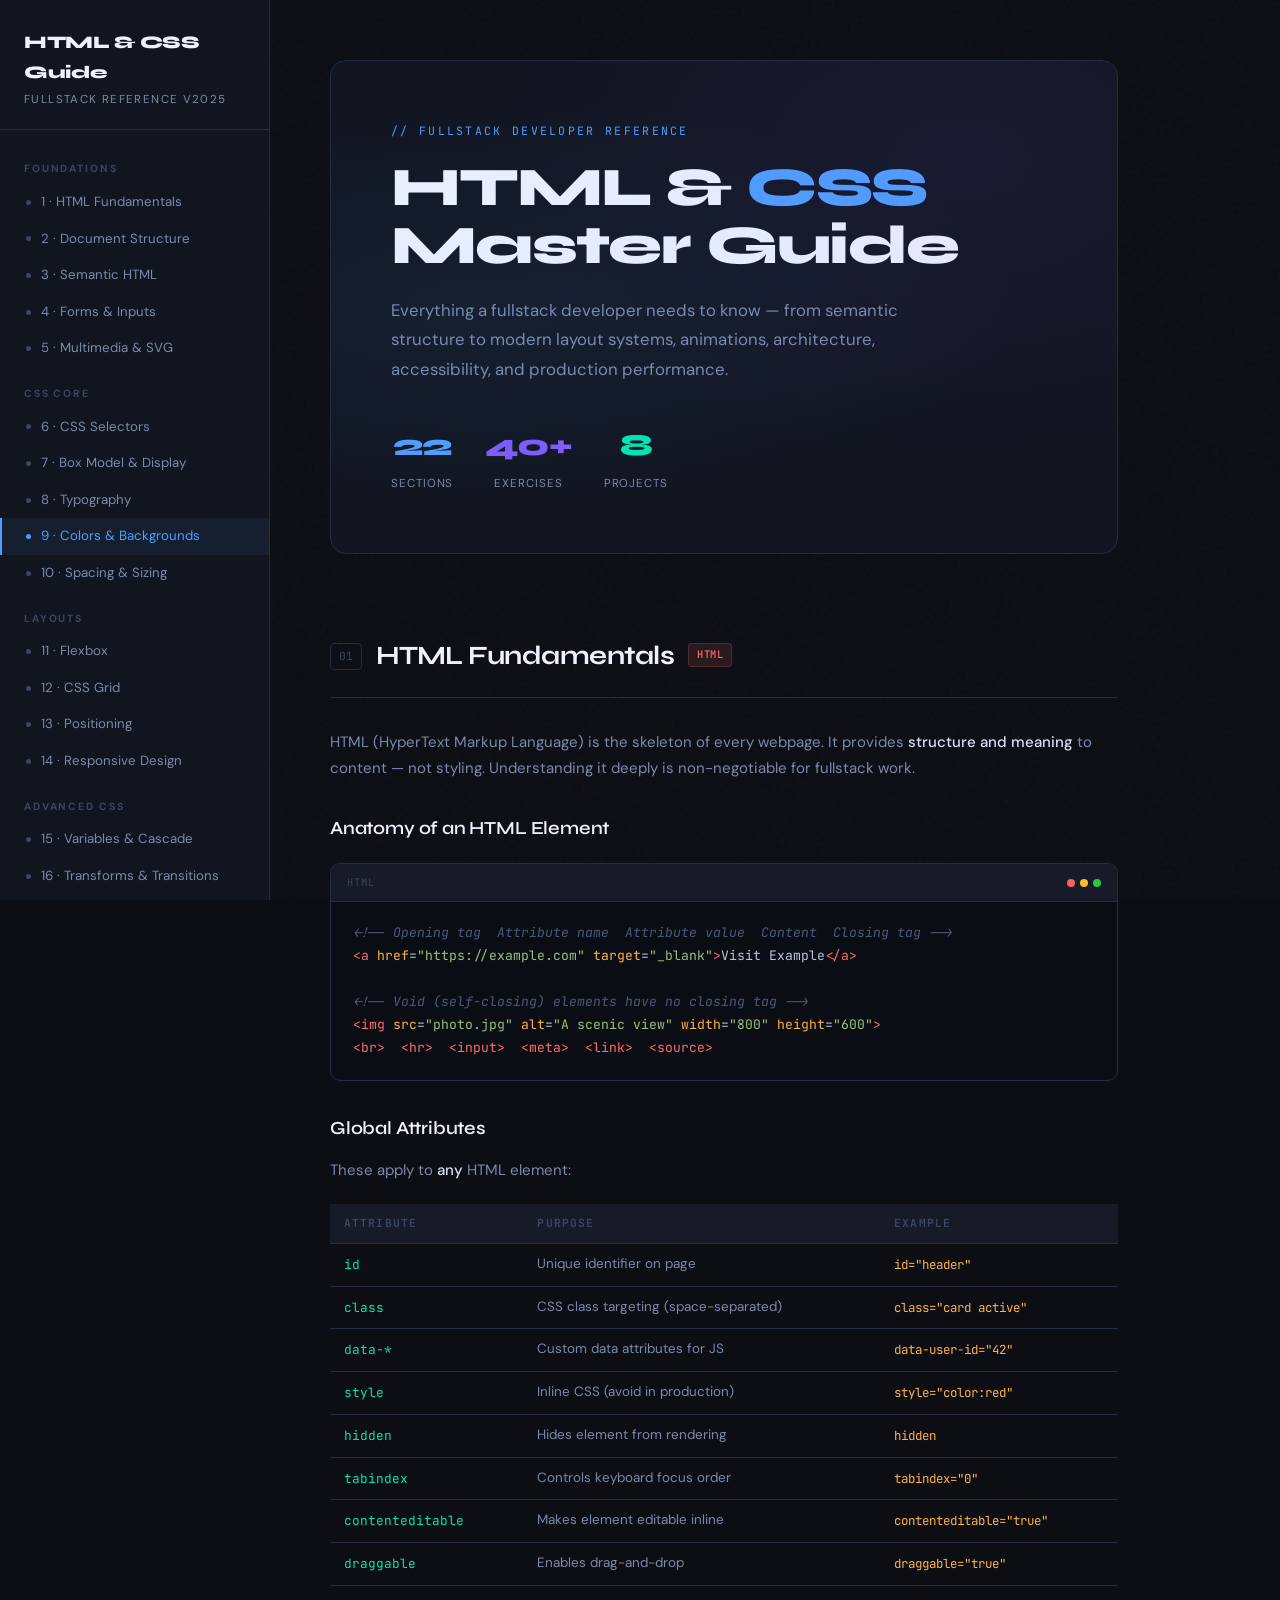
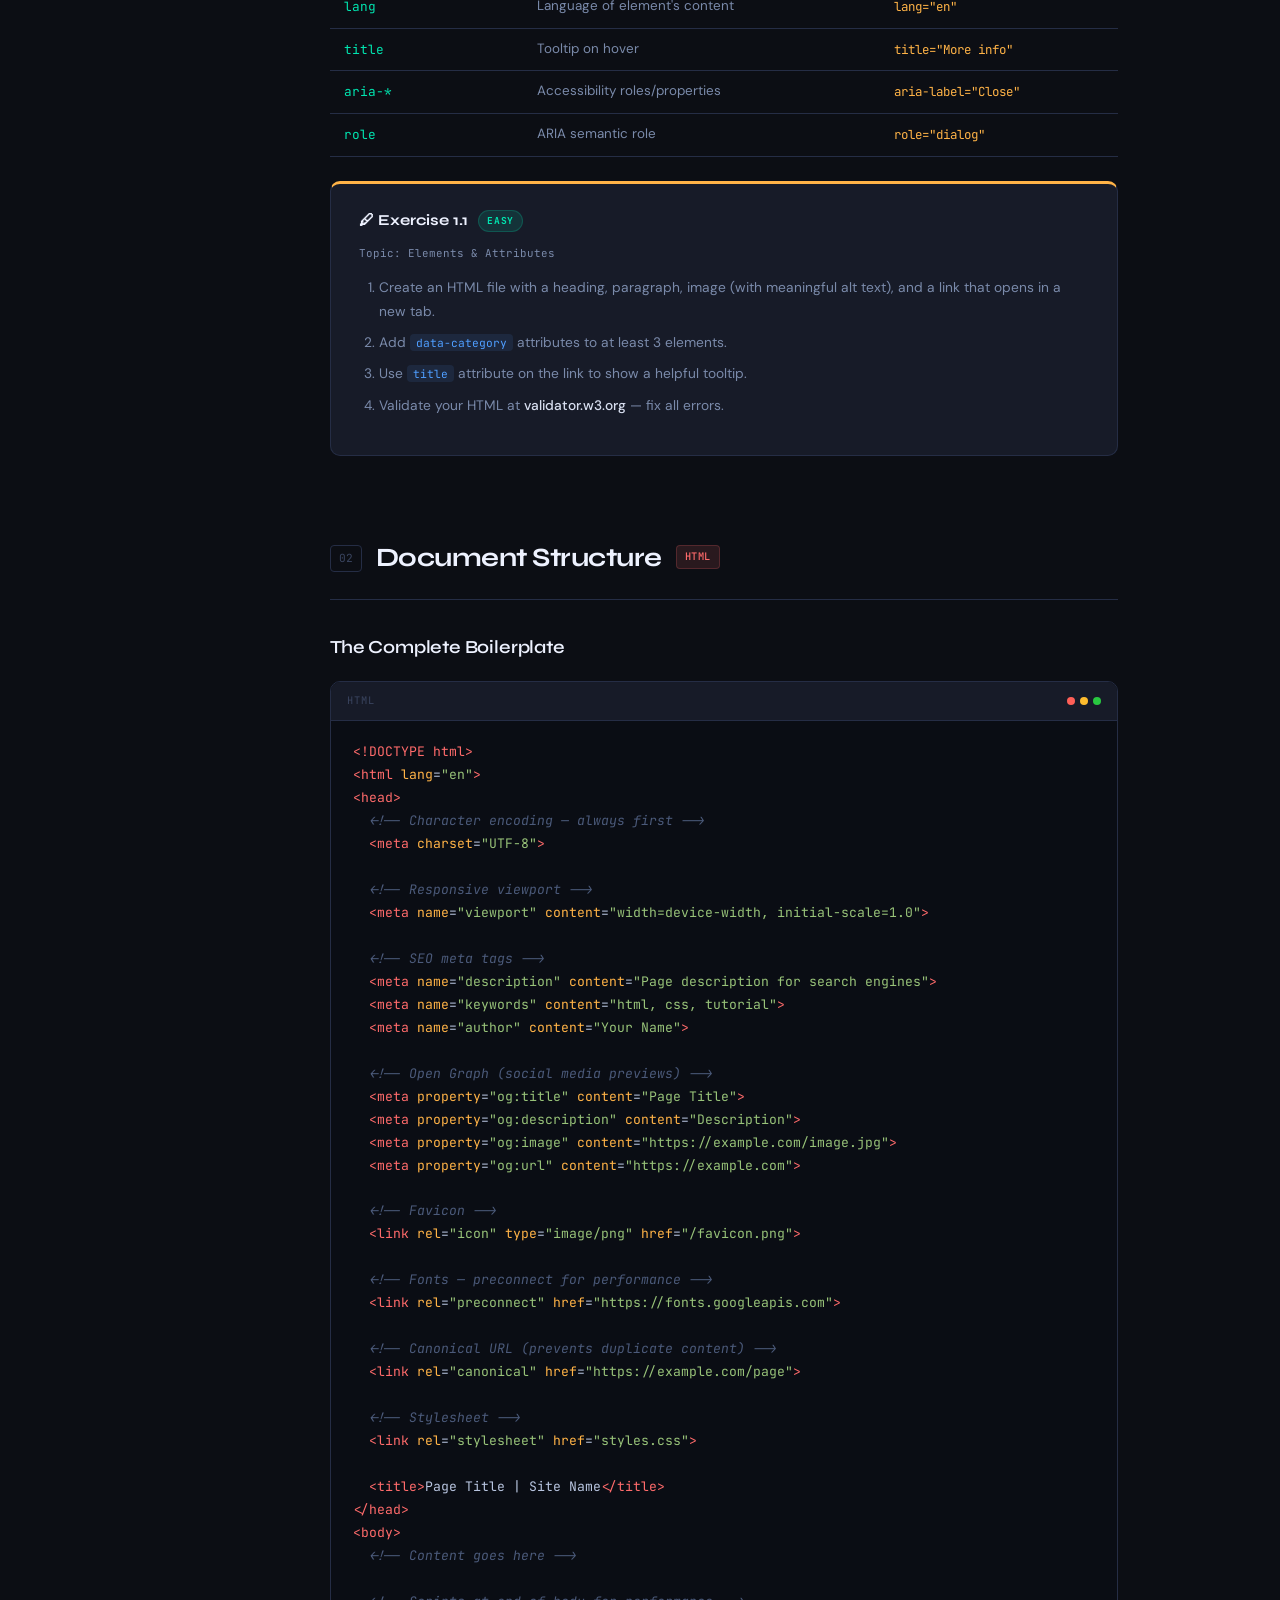
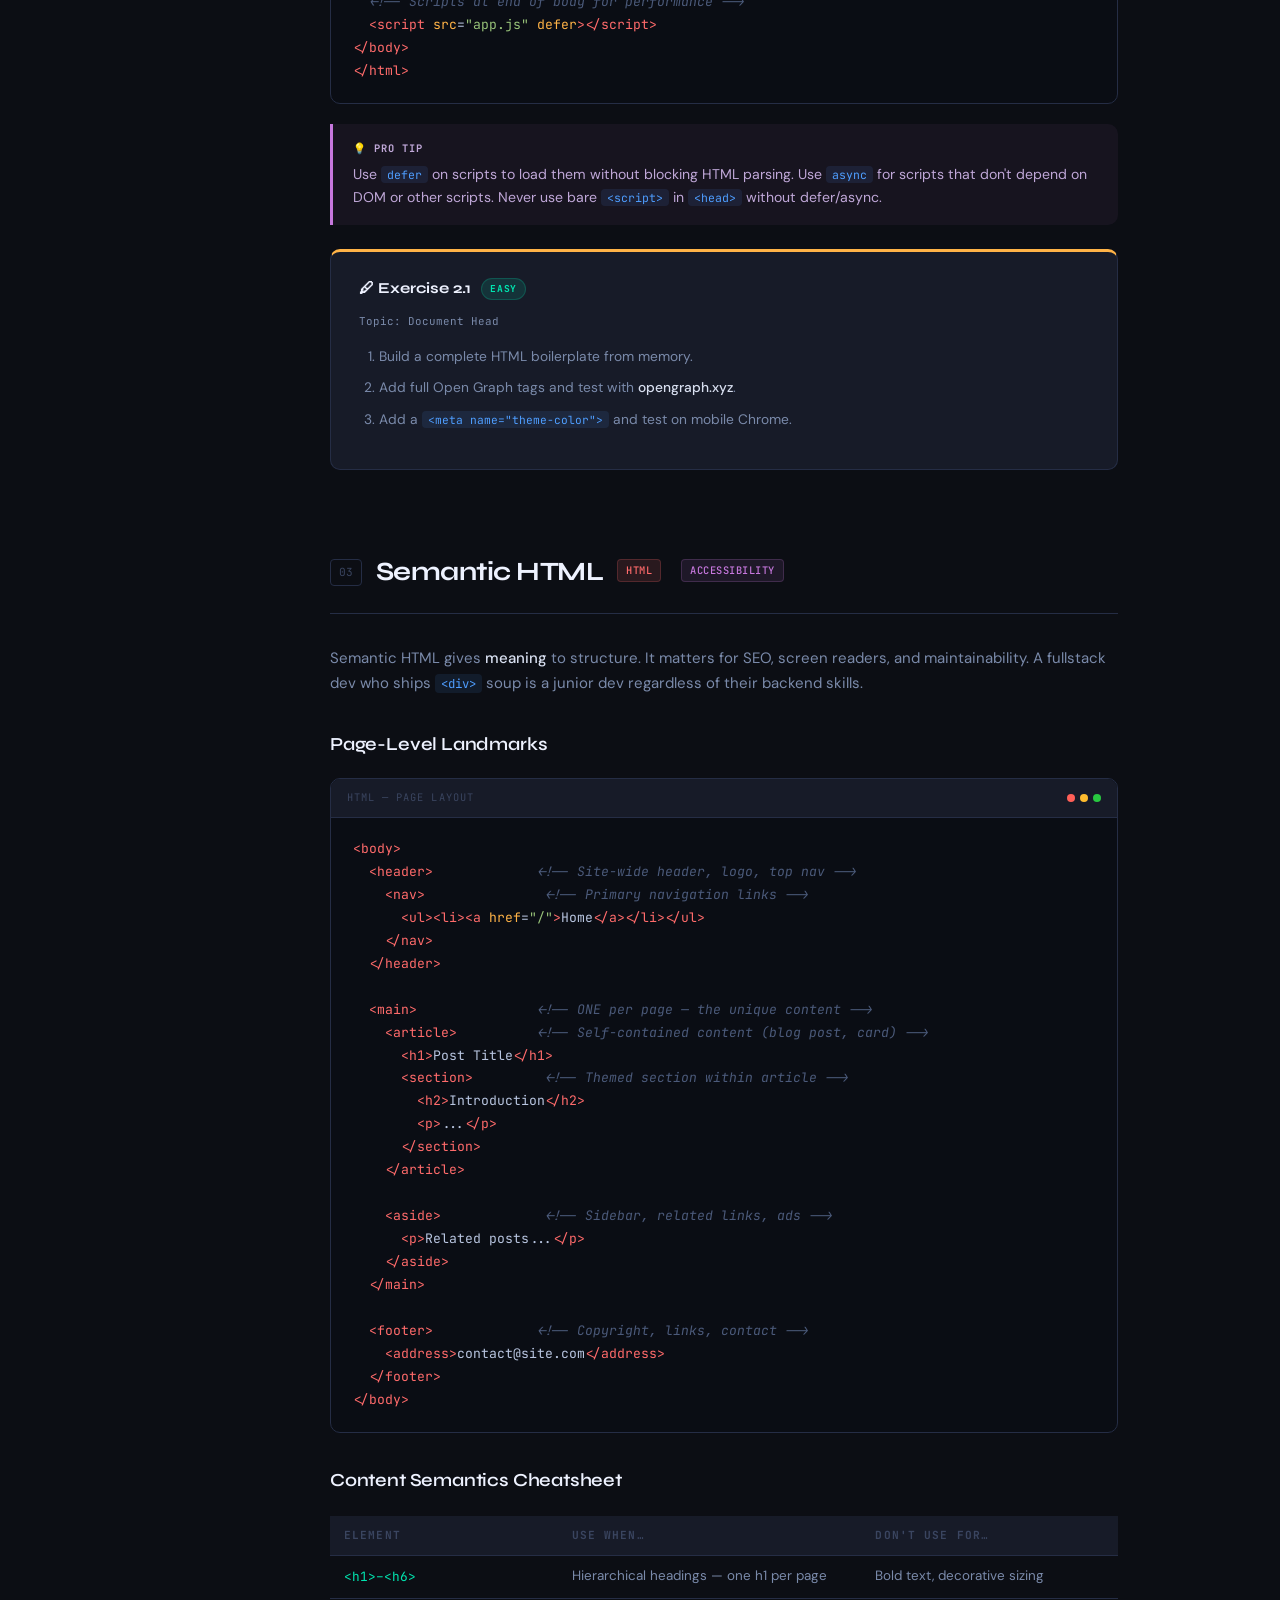
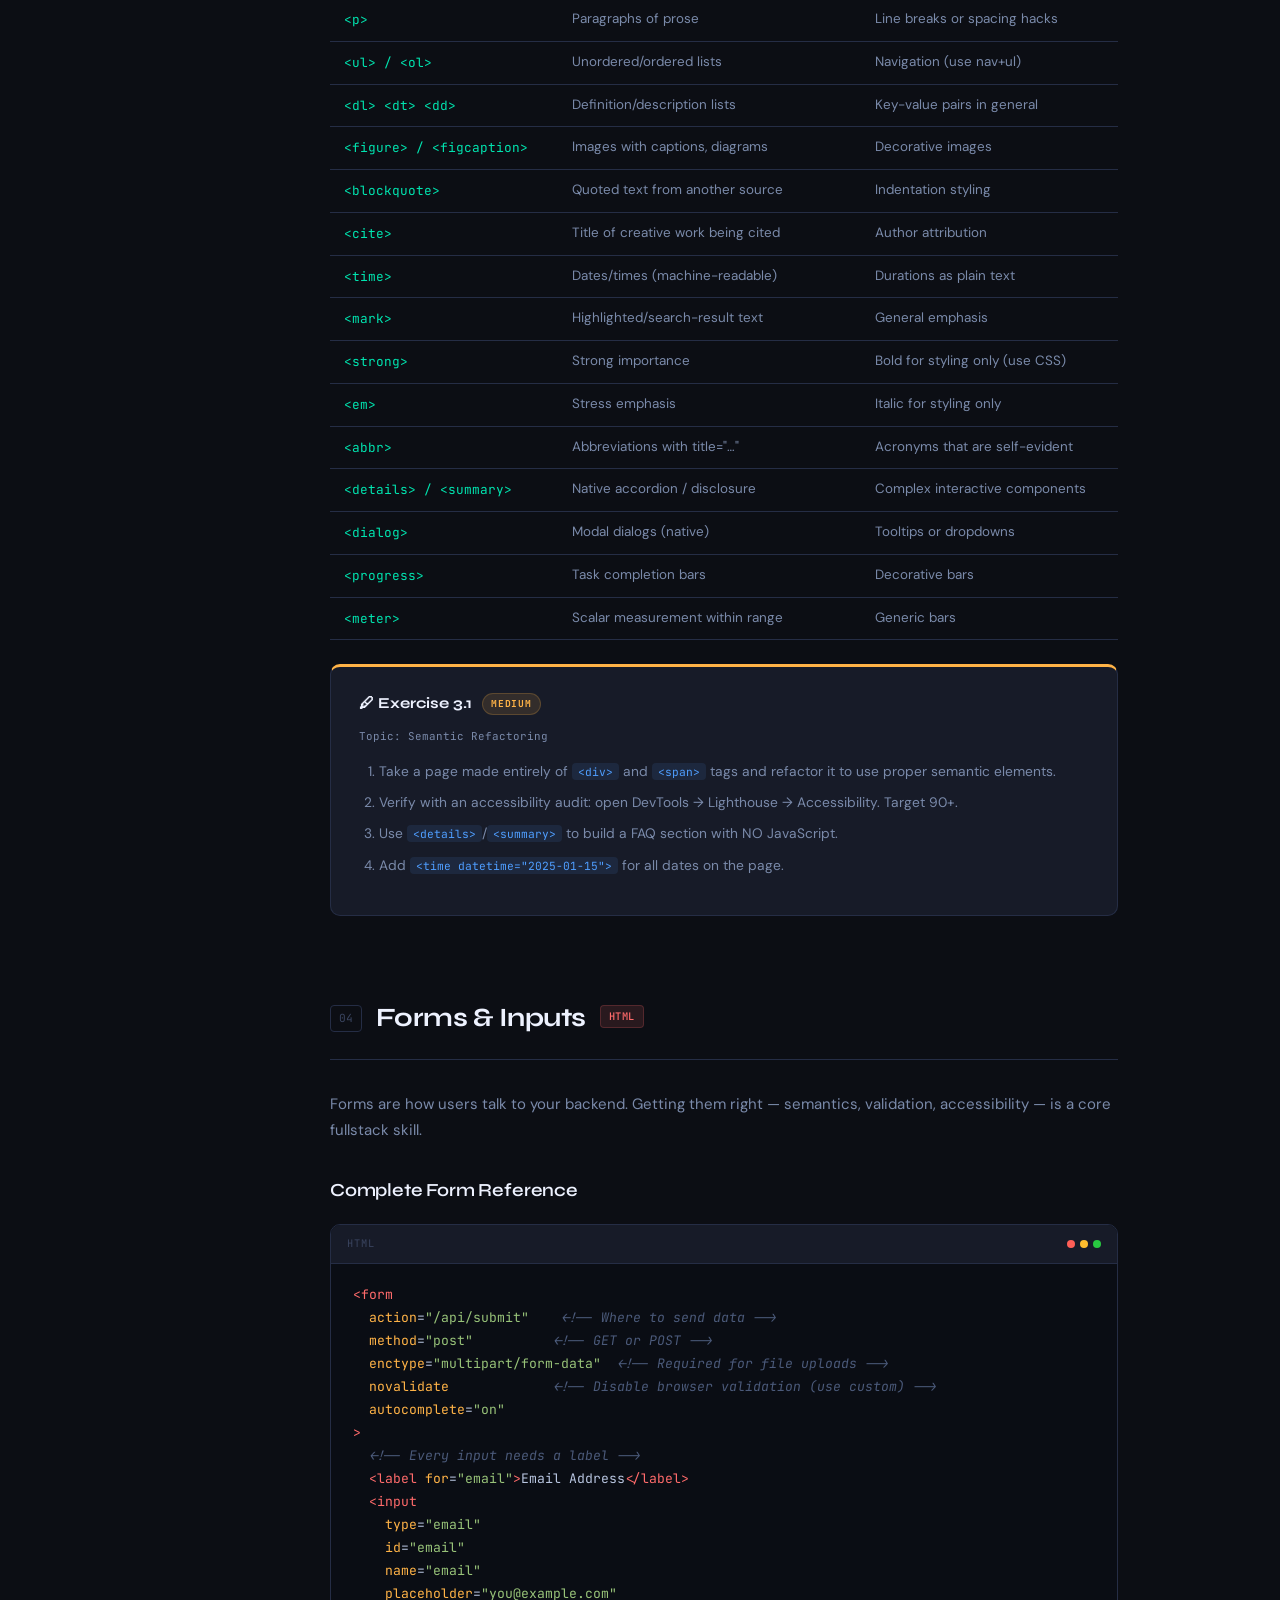
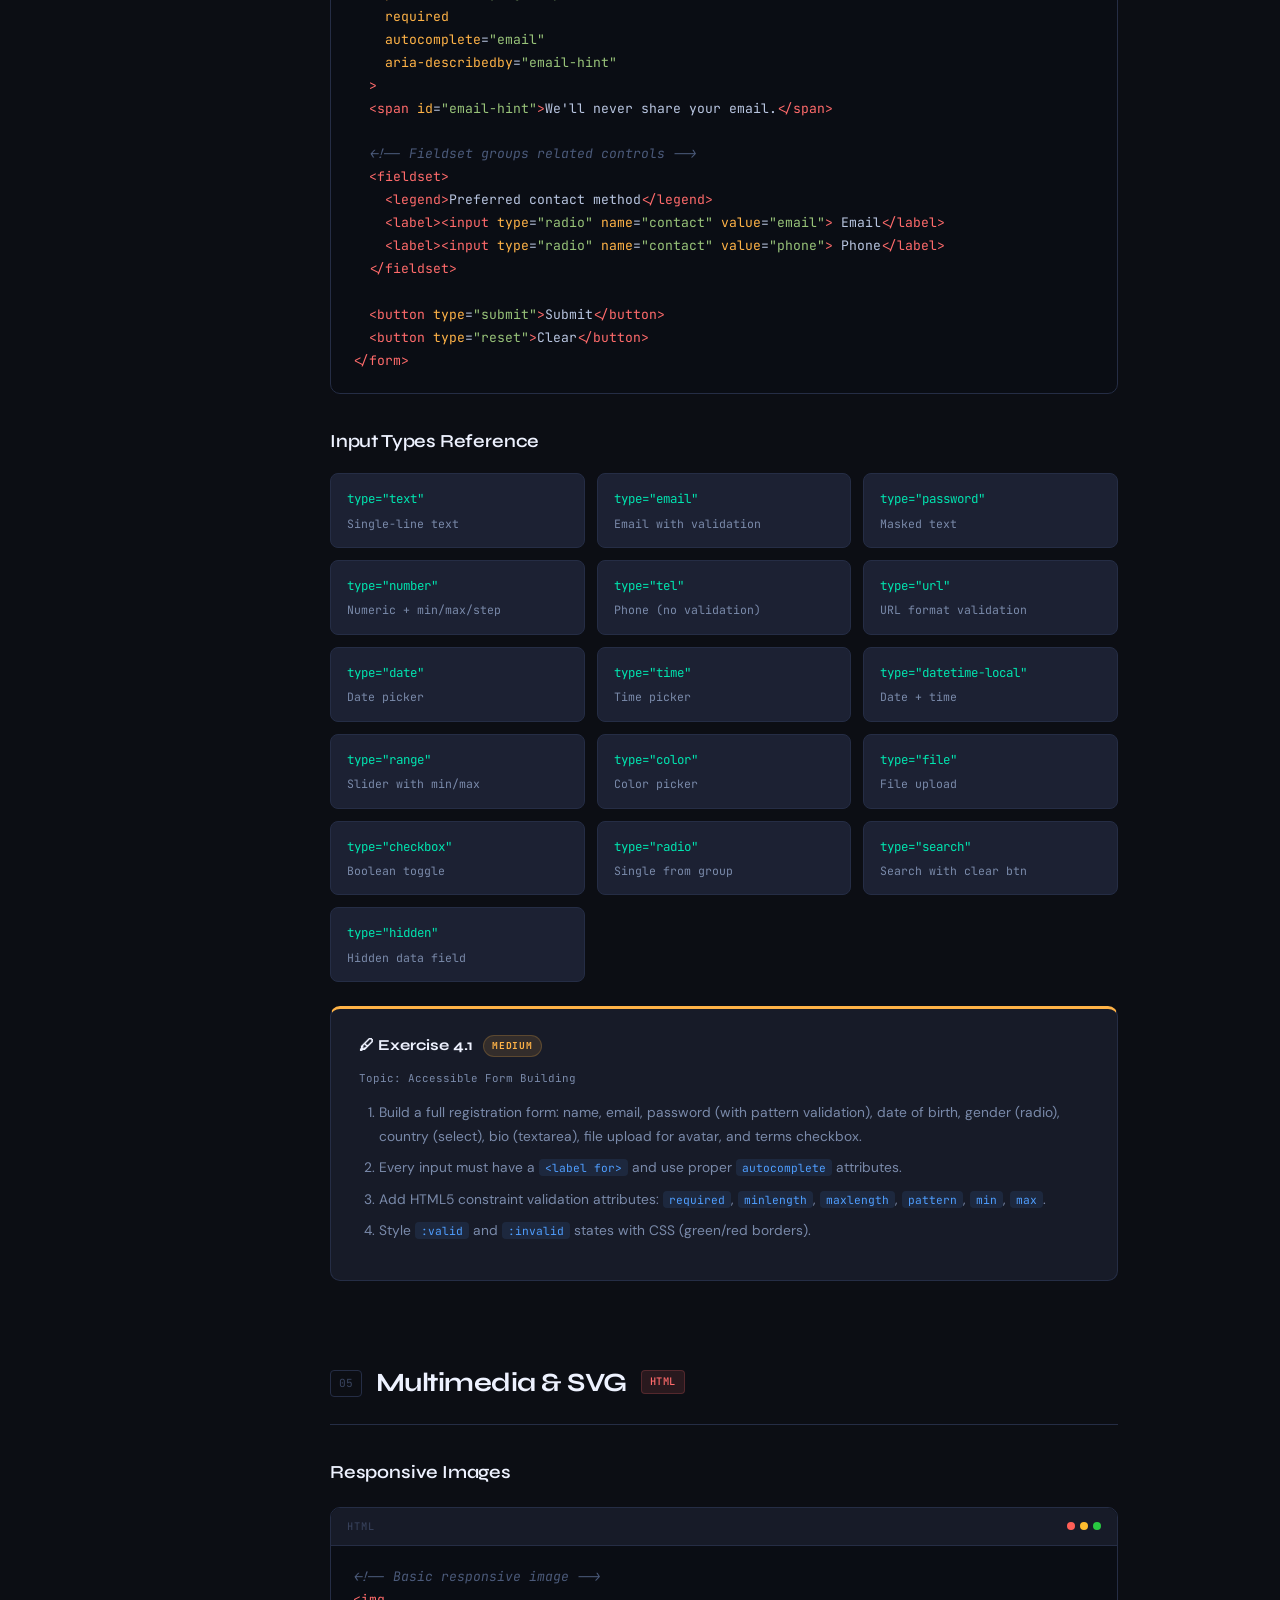
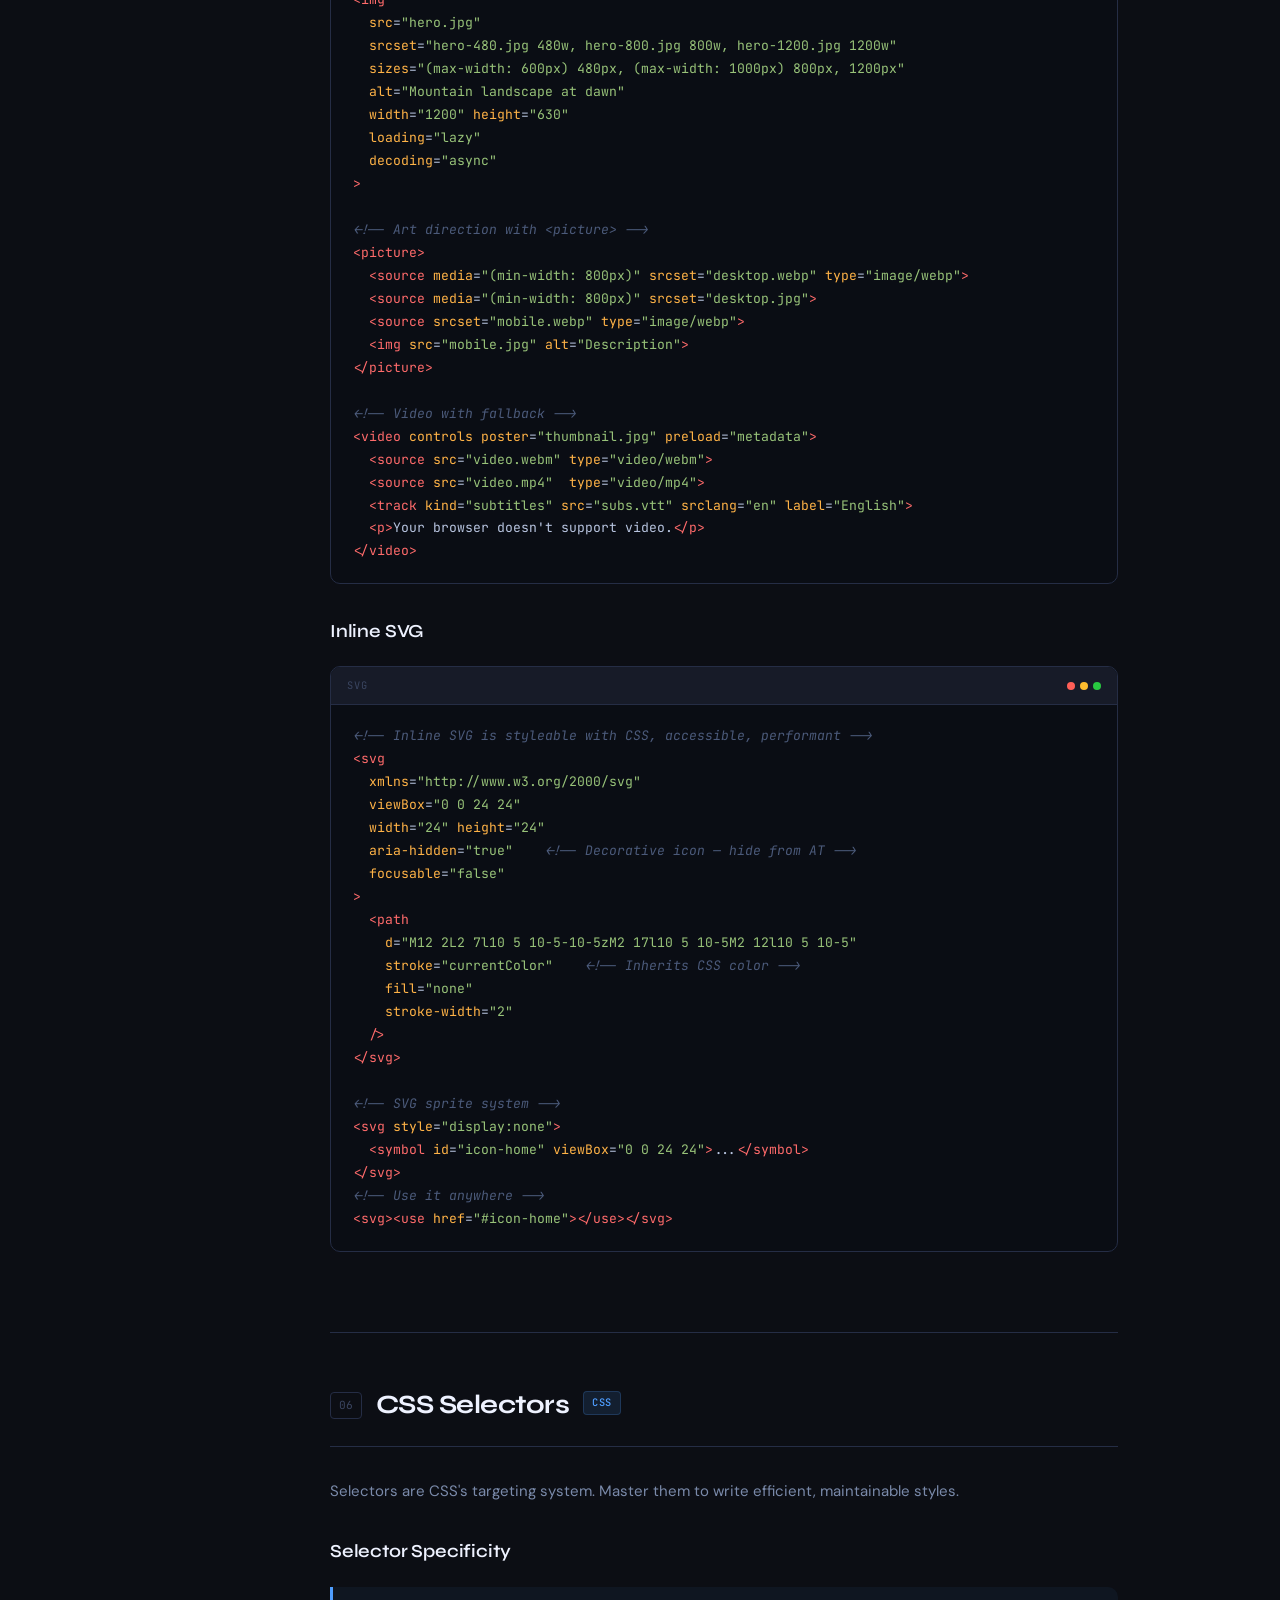
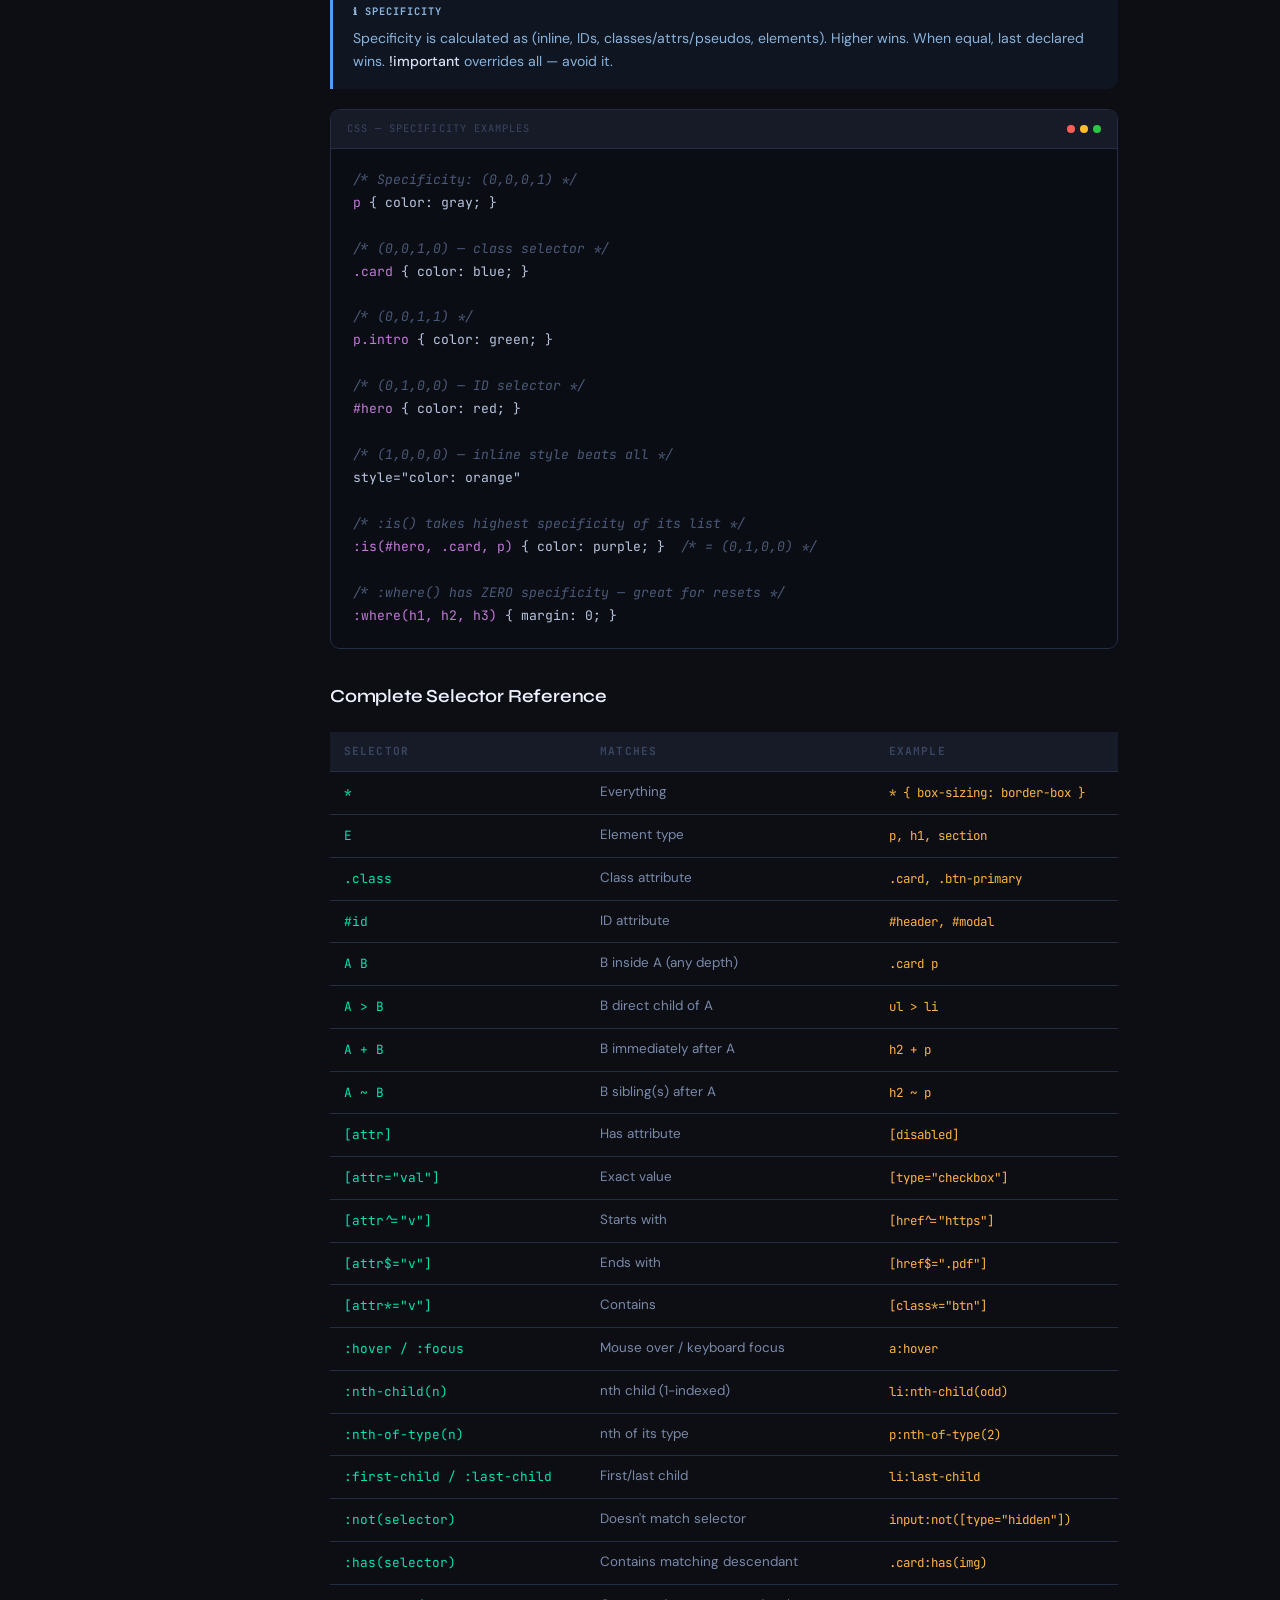
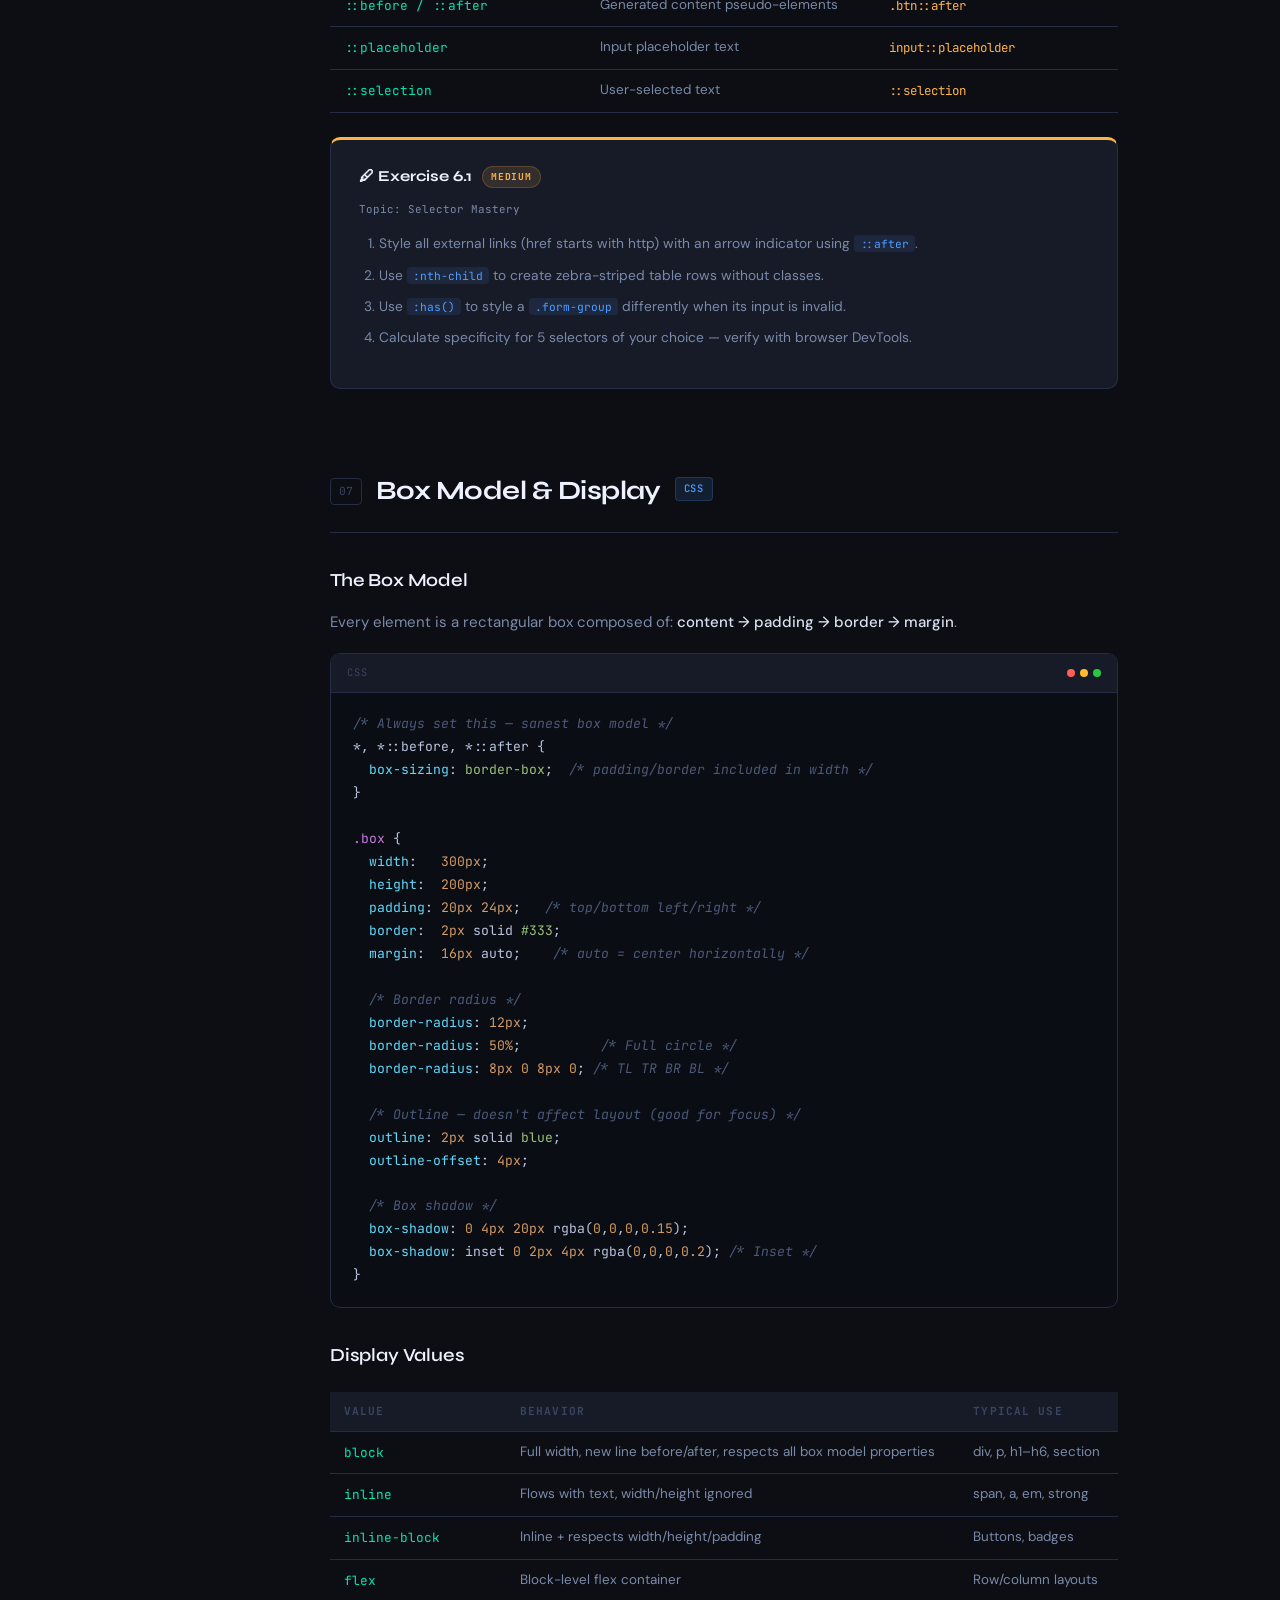
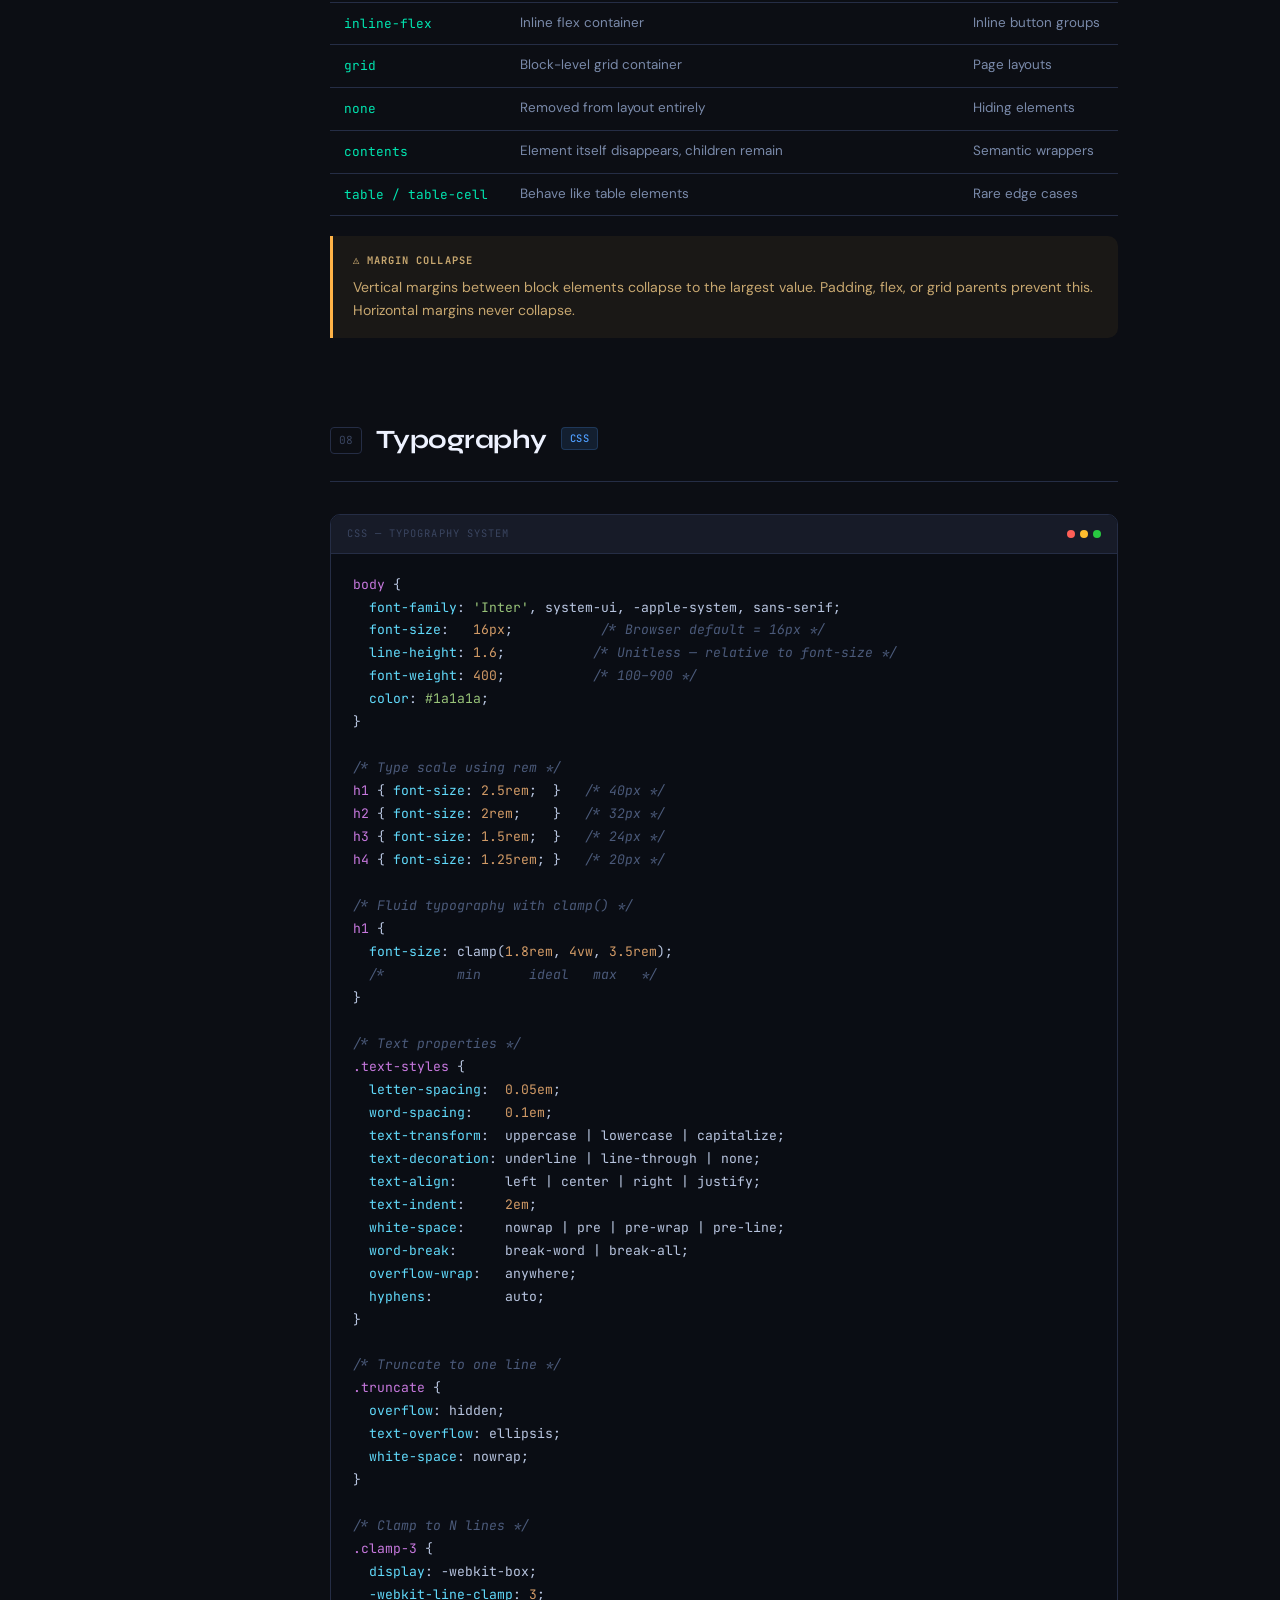
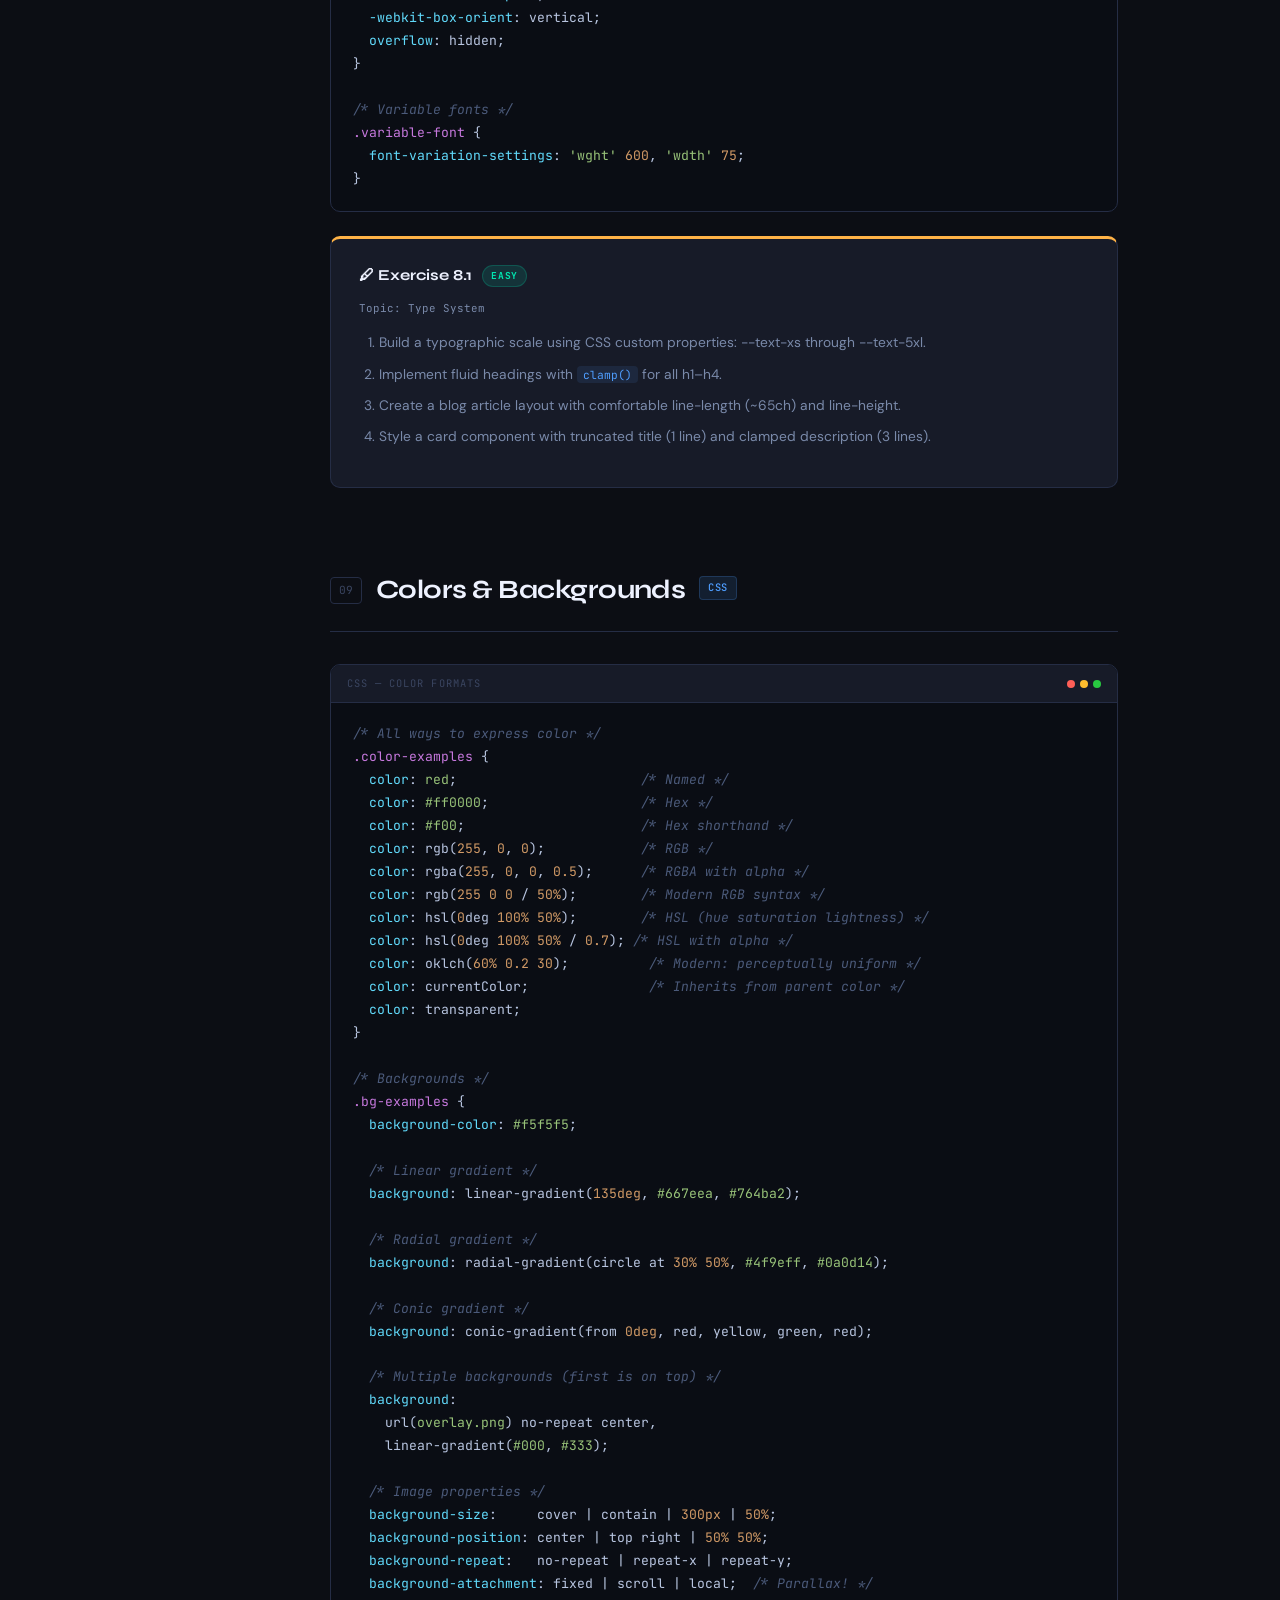
<file: index.html>
<!DOCTYPE html>
<html lang="en">
<head>
<meta charset="UTF-8">
<meta name="viewport" content="width=device-width, initial-scale=1.0">
<title>HTML & CSS — Fullstack Developer Guide</title>
<link rel="preconnect" href="https://fonts.googleapis.com">
<link href="https://fonts.googleapis.com/css2?family=Syne:wght@400;600;700;800&family=JetBrains+Mono:wght@300;400;500;700&family=DM+Sans:ital,wght@0,300;0,400;0,500;1,300&display=swap" rel="stylesheet">
<style>
  :root {
    --bg:        #0c0e14;
    --bg2:       #111520;
    --bg3:       #171b28;
    --surface:   #1c2133;
    --border:    #252d45;
    --accent:    #4f9eff;
    --accent2:   #7c5cfc;
    --accent3:   #00e5b0;
    --warn:      #ffb347;
    --danger:    #ff5f6d;
    --text:      #d8dff0;
    --text-dim:  #7a8aaa;
    --text-faint:#3a4560;
    --heading:   #eef2ff;
    --tag-html:  #ff6b6b;
    --tag-css:   #4f9eff;
    --tag-proj:  #00e5b0;
    --tag-ex:    #ffb347;
    --tag-tip:   #c678dd;
    --radius:    10px;
    --mono:      'JetBrains Mono', monospace;
    --sans:      'DM Sans', sans-serif;
    --display:   'Syne', sans-serif;
  }

  *, *::before, *::after { box-sizing: border-box; margin: 0; padding: 0; }

  html { scroll-behavior: smooth; }

  body {
    background: var(--bg);
    color: var(--text);
    font-family: var(--sans);
    font-size: 15px;
    line-height: 1.7;
    min-height: 100vh;
  }

  /* ─── NOISE OVERLAY ─── */
  body::before {
    content: '';
    position: fixed; inset: 0; z-index: 0; pointer-events: none;
    background-image: url("data:image/svg+xml,%3Csvg viewBox='0 0 256 256' xmlns='http://www.w3.org/2000/svg'%3E%3Cfilter id='n'%3E%3CfeTurbulence type='fractalNoise' baseFrequency='0.9' numOctaves='4' stitchTiles='stitch'/%3E%3C/filter%3E%3Crect width='100%25' height='100%25' filter='url(%23n)' opacity='1'/%3E%3C/svg%3E");
    opacity: 0.025;
  }

  /* ─── LAYOUT ─── */
  .layout { display: flex; min-height: 100vh; position: relative; z-index: 1; }

  /* ─── SIDEBAR ─── */
  .sidebar {
    width: 270px; flex-shrink: 0;
    background: var(--bg2);
    border-right: 1px solid var(--border);
    position: sticky; top: 0; height: 100vh;
    overflow-y: auto; overflow-x: hidden;
    padding: 0 0 40px 0;
    scrollbar-width: thin;
    scrollbar-color: var(--border) transparent;
  }

  .sidebar-logo {
    padding: 28px 24px 20px;
    border-bottom: 1px solid var(--border);
    margin-bottom: 12px;
  }
  .sidebar-logo .logo-main {
    font-family: var(--display);
    font-size: 1.1rem;
    font-weight: 800;
    letter-spacing: -0.02em;
    color: var(--heading);
  }
  .sidebar-logo .logo-sub {
    font-size: 0.72rem;
    color: var(--text-dim);
    letter-spacing: 0.12em;
    text-transform: uppercase;
    margin-top: 2px;
  }

  .nav-group-label {
    font-size: 0.65rem;
    font-weight: 700;
    letter-spacing: 0.18em;
    text-transform: uppercase;
    color: var(--text-faint);
    padding: 18px 24px 6px;
  }

  .nav-link {
    display: flex; align-items: center; gap: 10px;
    padding: 7px 24px;
    text-decoration: none;
    color: var(--text-dim);
    font-size: 0.83rem;
    border-left: 2px solid transparent;
    transition: all 0.15s;
  }
  .nav-link:hover { color: var(--text); border-left-color: var(--accent); background: rgba(79,158,255,0.04); }
  .nav-link.active { color: var(--accent); border-left-color: var(--accent); background: rgba(79,158,255,0.07); }
  .nav-dot { width: 5px; height: 5px; border-radius: 50%; background: var(--text-faint); flex-shrink: 0; }
  .nav-link:hover .nav-dot { background: var(--accent); }
  .nav-link.active .nav-dot { background: var(--accent); }

  /* ─── MAIN CONTENT ─── */
  .main { flex: 1; min-width: 0; padding: 60px 72px 120px 60px; max-width: 920px; }

  /* ─── HERO ─── */
  .hero {
    margin-bottom: 80px;
    padding: 60px;
    background: var(--bg2);
    border: 1px solid var(--border);
    border-radius: 16px;
    position: relative;
    overflow: hidden;
  }
  .hero::before {
    content: '';
    position: absolute; inset: 0;
    background: radial-gradient(ellipse at 20% 50%, rgba(79,158,255,0.08) 0%, transparent 60%),
                radial-gradient(ellipse at 80% 20%, rgba(124,92,252,0.07) 0%, transparent 55%);
    pointer-events: none;
  }
  .hero-eyebrow {
    font-family: var(--mono);
    font-size: 0.72rem;
    letter-spacing: 0.2em;
    text-transform: uppercase;
    color: var(--accent);
    margin-bottom: 18px;
  }
  .hero h1 {
    font-family: var(--display);
    font-size: clamp(2.2rem, 5vw, 3.4rem);
    font-weight: 800;
    color: var(--heading);
    line-height: 1.08;
    letter-spacing: -0.03em;
    margin-bottom: 20px;
  }
  .hero h1 span { color: var(--accent); }
  .hero p {
    color: var(--text-dim);
    font-size: 1.05rem;
    max-width: 560px;
    line-height: 1.75;
  }
  .hero-stats {
    display: flex; gap: 32px; margin-top: 36px;
    flex-wrap: wrap;
  }
  .hero-stat { text-align: center; }
  .hero-stat .num {
    font-family: var(--display);
    font-size: 1.9rem; font-weight: 800;
    color: var(--heading); letter-spacing: -0.03em;
  }
  .hero-stat .lbl { font-size: 0.72rem; color: var(--text-dim); letter-spacing: 0.08em; text-transform: uppercase; margin-top: 2px; }
  .hero-stat .num.blue { color: var(--accent); }
  .hero-stat .num.purple { color: var(--accent2); }
  .hero-stat .num.green { color: var(--accent3); }

  /* ─── SECTION ─── */
  .section { margin-bottom: 80px; }
  .section-header {
    display: flex; align-items: center; gap: 14px;
    margin-bottom: 32px;
    padding-bottom: 18px;
    border-bottom: 1px solid var(--border);
  }
  .section-num {
    font-family: var(--mono);
    font-size: 0.7rem; color: var(--text-faint);
    border: 1px solid var(--border);
    padding: 3px 8px; border-radius: 4px;
  }
  .section h2 {
    font-family: var(--display);
    font-size: 1.65rem; font-weight: 700;
    color: var(--heading); letter-spacing: -0.02em;
  }
  .section h3 {
    font-family: var(--display);
    font-size: 1.15rem; font-weight: 600;
    color: var(--heading); letter-spacing: -0.01em;
    margin: 32px 0 14px;
  }
  .section h4 {
    font-family: var(--sans);
    font-size: 0.9rem; font-weight: 500;
    color: var(--accent); text-transform: uppercase;
    letter-spacing: 0.1em; margin: 22px 0 10px;
  }
  .section p { color: var(--text-dim); margin-bottom: 14px; }
  .section ul, .section ol { color: var(--text-dim); padding-left: 20px; margin-bottom: 14px; }
  .section li { margin-bottom: 6px; }
  .section strong { color: var(--text); font-weight: 500; }
  .section a { color: var(--accent); text-decoration: none; }
  .section a:hover { text-decoration: underline; }

  /* ─── TAGS ─── */
  .tag {
    display: inline-block;
    font-family: var(--mono);
    font-size: 0.65rem; font-weight: 500;
    padding: 2px 8px; border-radius: 4px;
    letter-spacing: 0.05em; text-transform: uppercase;
    margin-right: 6px; margin-bottom: 4px;
  }
  .tag-html { background: rgba(255,107,107,0.12); color: var(--tag-html); border: 1px solid rgba(255,107,107,0.2); }
  .tag-css  { background: rgba(79,158,255,0.12);  color: var(--tag-css);  border: 1px solid rgba(79,158,255,0.2);  }
  .tag-proj { background: rgba(0,229,176,0.10);   color: var(--tag-proj); border: 1px solid rgba(0,229,176,0.2);   }
  .tag-ex   { background: rgba(255,179,71,0.10);  color: var(--tag-ex);   border: 1px solid rgba(255,179,71,0.2);  }
  .tag-tip  { background: rgba(198,120,221,0.10); color: var(--tag-tip);  border: 1px solid rgba(198,120,221,0.2); }

  /* ─── CODE BLOCK ─── */
  .code-block {
    background: #0a0d14;
    border: 1px solid var(--border);
    border-radius: var(--radius);
    margin: 18px 0;
    overflow: hidden;
  }
  .code-header {
    display: flex; align-items: center; justify-content: space-between;
    background: var(--bg3);
    padding: 10px 16px;
    border-bottom: 1px solid var(--border);
  }
  .code-lang {
    font-family: var(--mono);
    font-size: 0.65rem; color: var(--text-faint);
    text-transform: uppercase; letter-spacing: 0.1em;
  }
  .code-dots { display: flex; gap: 5px; }
  .code-dots span { width: 8px; height: 8px; border-radius: 50%; }
  .code-dots .d1 { background: #ff5f57; }
  .code-dots .d2 { background: #febc2e; }
  .code-dots .d3 { background: #28c840; }
  pre {
    padding: 20px 22px;
    font-family: var(--mono);
    font-size: 0.82rem;
    line-height: 1.75;
    overflow-x: auto;
    color: #b8c5e0;
  }
  /* Syntax highlights */
  .hl-tag   { color: #ff6b6b; }
  .hl-attr  { color: #ffb347; }
  .hl-val   { color: #98c379; }
  .hl-prop  { color: #61dafb; }
  .hl-num   { color: #d19a66; }
  .hl-sel   { color: #c678dd; }
  .hl-com   { color: #4b5a7a; font-style: italic; }
  .hl-str   { color: #98c379; }
  .hl-kw    { color: #7c5cfc; }
  .hl-fn    { color: #4f9eff; }

  /* ─── CARDS ─── */
  .card-grid { display: grid; grid-template-columns: repeat(auto-fill, minmax(260px, 1fr)); gap: 16px; margin: 20px 0; }
  .card {
    background: var(--surface);
    border: 1px solid var(--border);
    border-radius: var(--radius);
    padding: 20px;
    transition: border-color 0.2s, transform 0.2s;
  }
  .card:hover { border-color: var(--accent); transform: translateY(-2px); }
  .card-icon { font-size: 1.6rem; margin-bottom: 10px; }
  .card-title { font-family: var(--display); font-weight: 700; color: var(--heading); margin-bottom: 6px; font-size: 0.95rem; }
  .card-desc  { font-size: 0.82rem; color: var(--text-dim); line-height: 1.6; }

  /* ─── CALLOUT ─── */
  .callout {
    border-left: 3px solid;
    border-radius: 0 var(--radius) var(--radius) 0;
    padding: 16px 20px;
    margin: 20px 0;
    font-size: 0.88rem;
    line-height: 1.65;
  }
  .callout-tip    { background: rgba(198,120,221,0.06); border-color: var(--tag-tip);  color: #c0a8d8; }
  .callout-warn   { background: rgba(255,179,71,0.06);  border-color: var(--warn);     color: #c8a870; }
  .callout-info   { background: rgba(79,158,255,0.06);  border-color: var(--accent);   color: #8ab4dd; }
  .callout-good   { background: rgba(0,229,176,0.06);   border-color: var(--accent3);  color: #7ac8b5; }
  .callout-label  { font-family: var(--mono); font-size: 0.65rem; font-weight: 700; letter-spacing: 0.1em; text-transform: uppercase; margin-bottom: 6px; }

  /* ─── EXERCISE / PROJECT BOX ─── */
  .exercise-box, .project-box {
    background: var(--bg3);
    border: 1px solid var(--border);
    border-radius: var(--radius);
    padding: 24px 28px;
    margin: 24px 0;
  }
  .exercise-box { border-top: 3px solid var(--tag-ex); }
  .project-box  { border-top: 3px solid var(--tag-proj); }
  .box-title {
    font-family: var(--display);
    font-weight: 700; font-size: 0.95rem;
    color: var(--heading); margin-bottom: 10px;
    display: flex; align-items: center; gap: 10px;
  }
  .box-meta { font-family: var(--mono); font-size: 0.68rem; color: var(--text-dim); margin-bottom: 14px; }
  .box-steps { padding-left: 18px; color: var(--text-dim); font-size: 0.86rem; }
  .box-steps li { margin-bottom: 8px; }
  .difficulty { display: inline-block; font-family: var(--mono); font-size: 0.6rem; padding: 2px 8px; border-radius: 20px; text-transform: uppercase; letter-spacing: 0.08em; }
  .diff-easy   { background: rgba(0,229,176,0.12); color: var(--accent3); border: 1px solid rgba(0,229,176,0.2); }
  .diff-medium { background: rgba(255,179,71,0.12); color: var(--warn);   border: 1px solid rgba(255,179,71,0.2); }
  .diff-hard   { background: rgba(255,95,109,0.12); color: var(--danger); border: 1px solid rgba(255,95,109,0.2); }

  /* ─── PROP TABLE ─── */
  .prop-table { width: 100%; border-collapse: collapse; margin: 20px 0; font-size: 0.84rem; }
  .prop-table th {
    text-align: left; padding: 10px 14px;
    font-family: var(--mono); font-size: 0.7rem;
    letter-spacing: 0.1em; text-transform: uppercase;
    color: var(--text-faint); background: var(--bg3);
    border-bottom: 1px solid var(--border);
  }
  .prop-table td { padding: 10px 14px; border-bottom: 1px solid var(--border); color: var(--text-dim); vertical-align: top; }
  .prop-table tr:hover td { background: rgba(255,255,255,0.015); }
  .prop-table .prop-name { font-family: var(--mono); color: var(--accent3); font-size: 0.8rem; }
  .prop-table .prop-vals { font-family: var(--mono); color: var(--tag-ex); font-size: 0.78rem; }
  .prop-table .prop-desc { line-height: 1.55; }

  /* ─── INLINE CODE ─── */
  code { font-family: var(--mono); font-size: 0.82em; background: rgba(79,158,255,0.1); color: var(--accent); padding: 1px 6px; border-radius: 4px; }

  /* ─── DIVIDER ─── */
  .divider { border: none; border-top: 1px solid var(--border); margin: 50px 0; }

  /* ─── TWO COL ─── */
  .two-col { display: grid; grid-template-columns: 1fr 1fr; gap: 20px; margin: 16px 0; }

  /* ─── SCROLLBAR ─── */
  ::-webkit-scrollbar { width: 6px; height: 6px; }
  ::-webkit-scrollbar-track { background: transparent; }
  ::-webkit-scrollbar-thumb { background: var(--border); border-radius: 3px; }

  /* ─── PROGRESS BAR ─── */
  .toc-progress {
    height: 2px; background: var(--border);
    margin: 0 24px 8px; border-radius: 1px;
  }
  .toc-progress-fill {
    height: 100%; width: 30%; background: linear-gradient(90deg, var(--accent), var(--accent2));
    border-radius: 1px;
  }

  /* ─── CHEATSHEET GRID ─── */
  .cheat-grid { display: grid; grid-template-columns: repeat(auto-fill, minmax(200px, 1fr)); gap: 12px; margin: 16px 0; }
  .cheat-item {
    background: var(--surface); border: 1px solid var(--border); border-radius: 8px;
    padding: 14px 16px;
  }
  .cheat-item .ci-prop { font-family: var(--mono); font-size: 0.78rem; color: var(--accent3); margin-bottom: 4px; }
  .cheat-item .ci-val  { font-family: var(--mono); font-size: 0.72rem; color: var(--text-dim); }

  /* ─── FOOTER ─── */
  .guide-footer {
    margin-top: 80px; padding: 40px;
    background: var(--bg2);
    border: 1px solid var(--border);
    border-radius: 16px;
    text-align: center;
  }
  .guide-footer h3 { font-family: var(--display); font-size: 1.4rem; font-weight: 800; color: var(--heading); margin-bottom: 10px; }
  .guide-footer p { color: var(--text-dim); font-size: 0.88rem; }

  @media (max-width: 900px) {
    .sidebar { display: none; }
    .main { padding: 32px 24px 80px; }
    .two-col { grid-template-columns: 1fr; }
    .hero { padding: 36px 28px; }
  }
</style>
</head>
<body>
<div class="layout">

<!-- ─── SIDEBAR ─── -->
<nav class="sidebar">
  <div class="sidebar-logo">
    <div class="logo-main">HTML &amp; CSS Guide</div>
    <div class="logo-sub">Fullstack Reference v2025</div>
  </div>

  <div class="nav-group-label">Foundations</div>
  <a class="nav-link" href="#s1"><span class="nav-dot"></span>1 · HTML Fundamentals</a>
  <a class="nav-link" href="#s2"><span class="nav-dot"></span>2 · Document Structure</a>
  <a class="nav-link" href="#s3"><span class="nav-dot"></span>3 · Semantic HTML</a>
  <a class="nav-link" href="#s4"><span class="nav-dot"></span>4 · Forms &amp; Inputs</a>
  <a class="nav-link" href="#s5"><span class="nav-dot"></span>5 · Multimedia &amp; SVG</a>

  <div class="nav-group-label">CSS Core</div>
  <a class="nav-link" href="#s6"><span class="nav-dot"></span>6 · CSS Selectors</a>
  <a class="nav-link" href="#s7"><span class="nav-dot"></span>7 · Box Model &amp; Display</a>
  <a class="nav-link" href="#s8"><span class="nav-dot"></span>8 · Typography</a>
  <a class="nav-link" href="#s9"><span class="nav-dot"></span>9 · Colors &amp; Backgrounds</a>
  <a class="nav-link" href="#s10"><span class="nav-dot"></span>10 · Spacing &amp; Sizing</a>

  <div class="nav-group-label">Layouts</div>
  <a class="nav-link" href="#s11"><span class="nav-dot"></span>11 · Flexbox</a>
  <a class="nav-link" href="#s12"><span class="nav-dot"></span>12 · CSS Grid</a>
  <a class="nav-link" href="#s13"><span class="nav-dot"></span>13 · Positioning</a>
  <a class="nav-link" href="#s14"><span class="nav-dot"></span>14 · Responsive Design</a>

  <div class="nav-group-label">Advanced CSS</div>
  <a class="nav-link" href="#s15"><span class="nav-dot"></span>15 · Variables &amp; Cascade</a>
  <a class="nav-link" href="#s16"><span class="nav-dot"></span>16 · Transforms &amp; Transitions</a>
  <a class="nav-link" href="#s17"><span class="nav-dot"></span>17 · Animations &amp; Keyframes</a>
  <a class="nav-link" href="#s18"><span class="nav-dot"></span>18 · Pseudo-classes &amp; elements</a>
  <a class="nav-link" href="#s19"><span class="nav-dot"></span>19 · Modern CSS Features</a>

  <div class="nav-group-label">Architecture</div>
  <a class="nav-link" href="#s20"><span class="nav-dot"></span>20 · Accessibility</a>
  <a class="nav-link" href="#s21"><span class="nav-dot"></span>21 · Performance</a>
  <a class="nav-link" href="#s22"><span class="nav-dot"></span>22 · CSS Architecture</a>

  <div class="nav-group-label">Projects</div>
  <a class="nav-link" href="#projects"><span class="nav-dot"></span>Final Projects</a>
</nav>

<!-- ─── MAIN ─── -->
<main class="main">

  <!-- HERO -->
  <div class="hero">
    <div class="hero-eyebrow">// fullstack developer reference</div>
    <h1>HTML &amp; <span>CSS</span><br>Master Guide</h1>
    <p>Everything a fullstack developer needs to know — from semantic structure to modern layout systems, animations, architecture, accessibility, and production performance.</p>
    <div class="hero-stats">
      <div class="hero-stat"><div class="num blue">22</div><div class="lbl">Sections</div></div>
      <div class="hero-stat"><div class="num purple">40+</div><div class="lbl">Exercises</div></div>
      <div class="hero-stat"><div class="num green">8</div><div class="lbl">Projects</div></div>
    </div>
  </div>

  <!-- ═══════════════════════════════ SECTION 1 ═══════════════════════════════ -->
  <section class="section" id="s1">
    <div class="section-header">
      <span class="section-num">01</span>
      <h2>HTML Fundamentals</h2>
      <span class="tag tag-html">HTML</span>
    </div>

    <p>HTML (HyperText Markup Language) is the skeleton of every webpage. It provides <strong>structure and meaning</strong> to content — not styling. Understanding it deeply is non-negotiable for fullstack work.</p>

    <h3>Anatomy of an HTML Element</h3>
    <div class="code-block">
      <div class="code-header"><span class="code-lang">html</span><div class="code-dots"><span class="d1"></span><span class="d2"></span><span class="d3"></span></div></div>
      <pre><span class="hl-com">&lt;!-- Opening tag  Attribute name  Attribute value  Content  Closing tag --&gt;</span>
<span class="hl-tag">&lt;a</span> <span class="hl-attr">href</span>=<span class="hl-val">"https://example.com"</span> <span class="hl-attr">target</span>=<span class="hl-val">"_blank"</span><span class="hl-tag">&gt;</span>Visit Example<span class="hl-tag">&lt;/a&gt;</span>

<span class="hl-com">&lt;!-- Void (self-closing) elements have no closing tag --&gt;</span>
<span class="hl-tag">&lt;img</span> <span class="hl-attr">src</span>=<span class="hl-val">"photo.jpg"</span> <span class="hl-attr">alt</span>=<span class="hl-val">"A scenic view"</span> <span class="hl-attr">width</span>=<span class="hl-val">"800"</span> <span class="hl-attr">height</span>=<span class="hl-val">"600"</span><span class="hl-tag">&gt;</span>
<span class="hl-tag">&lt;br&gt;</span>  <span class="hl-tag">&lt;hr&gt;</span>  <span class="hl-tag">&lt;input&gt;</span>  <span class="hl-tag">&lt;meta&gt;</span>  <span class="hl-tag">&lt;link&gt;</span>  <span class="hl-tag">&lt;source&gt;</span></pre>
    </div>

    <h3>Global Attributes</h3>
    <p>These apply to <strong>any</strong> HTML element:</p>
    <table class="prop-table">
      <tr><th>Attribute</th><th>Purpose</th><th>Example</th></tr>
      <tr><td class="prop-name">id</td><td class="prop-desc">Unique identifier on page</td><td class="prop-vals">id="header"</td></tr>
      <tr><td class="prop-name">class</td><td class="prop-desc">CSS class targeting (space-separated)</td><td class="prop-vals">class="card active"</td></tr>
      <tr><td class="prop-name">data-*</td><td class="prop-desc">Custom data attributes for JS</td><td class="prop-vals">data-user-id="42"</td></tr>
      <tr><td class="prop-name">style</td><td class="prop-desc">Inline CSS (avoid in production)</td><td class="prop-vals">style="color:red"</td></tr>
      <tr><td class="prop-name">hidden</td><td class="prop-desc">Hides element from rendering</td><td class="prop-vals">hidden</td></tr>
      <tr><td class="prop-name">tabindex</td><td class="prop-desc">Controls keyboard focus order</td><td class="prop-vals">tabindex="0"</td></tr>
      <tr><td class="prop-name">contenteditable</td><td class="prop-desc">Makes element editable inline</td><td class="prop-vals">contenteditable="true"</td></tr>
      <tr><td class="prop-name">draggable</td><td class="prop-desc">Enables drag-and-drop</td><td class="prop-vals">draggable="true"</td></tr>
      <tr><td class="prop-name">lang</td><td class="prop-desc">Language of element's content</td><td class="prop-vals">lang="en"</td></tr>
      <tr><td class="prop-name">title</td><td class="prop-desc">Tooltip on hover</td><td class="prop-vals">title="More info"</td></tr>
      <tr><td class="prop-name">aria-*</td><td class="prop-desc">Accessibility roles/properties</td><td class="prop-vals">aria-label="Close"</td></tr>
      <tr><td class="prop-name">role</td><td class="prop-desc">ARIA semantic role</td><td class="prop-vals">role="dialog"</td></tr>
    </table>

    <div class="exercise-box">
      <div class="box-title">🖊 Exercise 1.1 <span class="difficulty diff-easy">Easy</span></div>
      <div class="box-meta">Topic: Elements &amp; Attributes</div>
      <ol class="box-steps">
        <li>Create an HTML file with a heading, paragraph, image (with meaningful alt text), and a link that opens in a new tab.</li>
        <li>Add <code>data-category</code> attributes to at least 3 elements.</li>
        <li>Use <code>title</code> attribute on the link to show a helpful tooltip.</li>
        <li>Validate your HTML at <strong>validator.w3.org</strong> — fix all errors.</li>
      </ol>
    </div>
  </section>

  <!-- ═══════════════════════════════ SECTION 2 ═══════════════════════════════ -->
  <section class="section" id="s2">
    <div class="section-header">
      <span class="section-num">02</span>
      <h2>Document Structure</h2>
      <span class="tag tag-html">HTML</span>
    </div>

    <h3>The Complete Boilerplate</h3>
    <div class="code-block">
      <div class="code-header"><span class="code-lang">html</span><div class="code-dots"><span class="d1"></span><span class="d2"></span><span class="d3"></span></div></div>
      <pre><span class="hl-tag">&lt;!DOCTYPE html&gt;</span>
<span class="hl-tag">&lt;html</span> <span class="hl-attr">lang</span>=<span class="hl-val">"en"</span><span class="hl-tag">&gt;</span>
<span class="hl-tag">&lt;head&gt;</span>
  <span class="hl-com">&lt;!-- Character encoding — always first --&gt;</span>
  <span class="hl-tag">&lt;meta</span> <span class="hl-attr">charset</span>=<span class="hl-val">"UTF-8"</span><span class="hl-tag">&gt;</span>

  <span class="hl-com">&lt;!-- Responsive viewport --&gt;</span>
  <span class="hl-tag">&lt;meta</span> <span class="hl-attr">name</span>=<span class="hl-val">"viewport"</span> <span class="hl-attr">content</span>=<span class="hl-val">"width=device-width, initial-scale=1.0"</span><span class="hl-tag">&gt;</span>

  <span class="hl-com">&lt;!-- SEO meta tags --&gt;</span>
  <span class="hl-tag">&lt;meta</span> <span class="hl-attr">name</span>=<span class="hl-val">"description"</span> <span class="hl-attr">content</span>=<span class="hl-val">"Page description for search engines"</span><span class="hl-tag">&gt;</span>
  <span class="hl-tag">&lt;meta</span> <span class="hl-attr">name</span>=<span class="hl-val">"keywords"</span> <span class="hl-attr">content</span>=<span class="hl-val">"html, css, tutorial"</span><span class="hl-tag">&gt;</span>
  <span class="hl-tag">&lt;meta</span> <span class="hl-attr">name</span>=<span class="hl-val">"author"</span> <span class="hl-attr">content</span>=<span class="hl-val">"Your Name"</span><span class="hl-tag">&gt;</span>

  <span class="hl-com">&lt;!-- Open Graph (social media previews) --&gt;</span>
  <span class="hl-tag">&lt;meta</span> <span class="hl-attr">property</span>=<span class="hl-val">"og:title"</span> <span class="hl-attr">content</span>=<span class="hl-val">"Page Title"</span><span class="hl-tag">&gt;</span>
  <span class="hl-tag">&lt;meta</span> <span class="hl-attr">property</span>=<span class="hl-val">"og:description"</span> <span class="hl-attr">content</span>=<span class="hl-val">"Description"</span><span class="hl-tag">&gt;</span>
  <span class="hl-tag">&lt;meta</span> <span class="hl-attr">property</span>=<span class="hl-val">"og:image"</span> <span class="hl-attr">content</span>=<span class="hl-val">"https://example.com/image.jpg"</span><span class="hl-tag">&gt;</span>
  <span class="hl-tag">&lt;meta</span> <span class="hl-attr">property</span>=<span class="hl-val">"og:url"</span> <span class="hl-attr">content</span>=<span class="hl-val">"https://example.com"</span><span class="hl-tag">&gt;</span>

  <span class="hl-com">&lt;!-- Favicon --&gt;</span>
  <span class="hl-tag">&lt;link</span> <span class="hl-attr">rel</span>=<span class="hl-val">"icon"</span> <span class="hl-attr">type</span>=<span class="hl-val">"image/png"</span> <span class="hl-attr">href</span>=<span class="hl-val">"/favicon.png"</span><span class="hl-tag">&gt;</span>

  <span class="hl-com">&lt;!-- Fonts — preconnect for performance --&gt;</span>
  <span class="hl-tag">&lt;link</span> <span class="hl-attr">rel</span>=<span class="hl-val">"preconnect"</span> <span class="hl-attr">href</span>=<span class="hl-val">"https://fonts.googleapis.com"</span><span class="hl-tag">&gt;</span>

  <span class="hl-com">&lt;!-- Canonical URL (prevents duplicate content) --&gt;</span>
  <span class="hl-tag">&lt;link</span> <span class="hl-attr">rel</span>=<span class="hl-val">"canonical"</span> <span class="hl-attr">href</span>=<span class="hl-val">"https://example.com/page"</span><span class="hl-tag">&gt;</span>

  <span class="hl-com">&lt;!-- Stylesheet --&gt;</span>
  <span class="hl-tag">&lt;link</span> <span class="hl-attr">rel</span>=<span class="hl-val">"stylesheet"</span> <span class="hl-attr">href</span>=<span class="hl-val">"styles.css"</span><span class="hl-tag">&gt;</span>

  <span class="hl-tag">&lt;title&gt;</span>Page Title | Site Name<span class="hl-tag">&lt;/title&gt;</span>
<span class="hl-tag">&lt;/head&gt;</span>
<span class="hl-tag">&lt;body&gt;</span>
  <span class="hl-com">&lt;!-- Content goes here --&gt;</span>

  <span class="hl-com">&lt;!-- Scripts at end of body for performance --&gt;</span>
  <span class="hl-tag">&lt;script</span> <span class="hl-attr">src</span>=<span class="hl-val">"app.js"</span> <span class="hl-attr">defer</span><span class="hl-tag">&gt;&lt;/script&gt;</span>
<span class="hl-tag">&lt;/body&gt;</span>
<span class="hl-tag">&lt;/html&gt;</span></pre>
    </div>

    <div class="callout callout-tip"><div class="callout-label">💡 Pro Tip</div>Use <code>defer</code> on scripts to load them without blocking HTML parsing. Use <code>async</code> for scripts that don't depend on DOM or other scripts. Never use bare <code>&lt;script&gt;</code> in <code>&lt;head&gt;</code> without defer/async.</div>

    <div class="exercise-box">
      <div class="box-title">🖊 Exercise 2.1 <span class="difficulty diff-easy">Easy</span></div>
      <div class="box-meta">Topic: Document Head</div>
      <ol class="box-steps">
        <li>Build a complete HTML boilerplate from memory.</li>
        <li>Add full Open Graph tags and test with <strong>opengraph.xyz</strong>.</li>
        <li>Add a <code>&lt;meta name="theme-color"&gt;</code> and test on mobile Chrome.</li>
      </ol>
    </div>
  </section>

  <!-- ═══════════════════════════════ SECTION 3 ═══════════════════════════════ -->
  <section class="section" id="s3">
    <div class="section-header">
      <span class="section-num">03</span>
      <h2>Semantic HTML</h2>
      <span class="tag tag-html">HTML</span>
      <span class="tag tag-tip">Accessibility</span>
    </div>

    <p>Semantic HTML gives <strong>meaning</strong> to structure. It matters for SEO, screen readers, and maintainability. A fullstack dev who ships <code>&lt;div&gt;</code> soup is a junior dev regardless of their backend skills.</p>

    <h3>Page-Level Landmarks</h3>
    <div class="code-block">
      <div class="code-header"><span class="code-lang">html — page layout</span><div class="code-dots"><span class="d1"></span><span class="d2"></span><span class="d3"></span></div></div>
      <pre><span class="hl-tag">&lt;body&gt;</span>
  <span class="hl-tag">&lt;header&gt;</span>             <span class="hl-com">&lt;!-- Site-wide header, logo, top nav --&gt;</span>
    <span class="hl-tag">&lt;nav&gt;</span>               <span class="hl-com">&lt;!-- Primary navigation links --&gt;</span>
      <span class="hl-tag">&lt;ul&gt;&lt;li&gt;&lt;a</span> <span class="hl-attr">href</span>=<span class="hl-val">"/"</span><span class="hl-tag">&gt;</span>Home<span class="hl-tag">&lt;/a&gt;&lt;/li&gt;&lt;/ul&gt;</span>
    <span class="hl-tag">&lt;/nav&gt;</span>
  <span class="hl-tag">&lt;/header&gt;</span>

  <span class="hl-tag">&lt;main&gt;</span>               <span class="hl-com">&lt;!-- ONE per page — the unique content --&gt;</span>
    <span class="hl-tag">&lt;article&gt;</span>          <span class="hl-com">&lt;!-- Self-contained content (blog post, card) --&gt;</span>
      <span class="hl-tag">&lt;h1&gt;</span>Post Title<span class="hl-tag">&lt;/h1&gt;</span>
      <span class="hl-tag">&lt;section&gt;</span>         <span class="hl-com">&lt;!-- Themed section within article --&gt;</span>
        <span class="hl-tag">&lt;h2&gt;</span>Introduction<span class="hl-tag">&lt;/h2&gt;</span>
        <span class="hl-tag">&lt;p&gt;</span>...<span class="hl-tag">&lt;/p&gt;</span>
      <span class="hl-tag">&lt;/section&gt;</span>
    <span class="hl-tag">&lt;/article&gt;</span>

    <span class="hl-tag">&lt;aside&gt;</span>             <span class="hl-com">&lt;!-- Sidebar, related links, ads --&gt;</span>
      <span class="hl-tag">&lt;p&gt;</span>Related posts...<span class="hl-tag">&lt;/p&gt;</span>
    <span class="hl-tag">&lt;/aside&gt;</span>
  <span class="hl-tag">&lt;/main&gt;</span>

  <span class="hl-tag">&lt;footer&gt;</span>             <span class="hl-com">&lt;!-- Copyright, links, contact --&gt;</span>
    <span class="hl-tag">&lt;address&gt;</span>contact@site.com<span class="hl-tag">&lt;/address&gt;</span>
  <span class="hl-tag">&lt;/footer&gt;</span>
<span class="hl-tag">&lt;/body&gt;</span></pre>
    </div>

    <h3>Content Semantics Cheatsheet</h3>
    <table class="prop-table">
      <tr><th>Element</th><th>Use when…</th><th>Don't use for…</th></tr>
      <tr><td class="prop-name">&lt;h1&gt;–&lt;h6&gt;</td><td class="prop-desc">Hierarchical headings — one h1 per page</td><td class="prop-desc">Bold text, decorative sizing</td></tr>
      <tr><td class="prop-name">&lt;p&gt;</td><td class="prop-desc">Paragraphs of prose</td><td class="prop-desc">Line breaks or spacing hacks</td></tr>
      <tr><td class="prop-name">&lt;ul&gt; / &lt;ol&gt;</td><td class="prop-desc">Unordered/ordered lists</td><td class="prop-desc">Navigation (use nav+ul)</td></tr>
      <tr><td class="prop-name">&lt;dl&gt; &lt;dt&gt; &lt;dd&gt;</td><td class="prop-desc">Definition/description lists</td><td class="prop-desc">Key-value pairs in general</td></tr>
      <tr><td class="prop-name">&lt;figure&gt; / &lt;figcaption&gt;</td><td class="prop-desc">Images with captions, diagrams</td><td class="prop-desc">Decorative images</td></tr>
      <tr><td class="prop-name">&lt;blockquote&gt;</td><td class="prop-desc">Quoted text from another source</td><td class="prop-desc">Indentation styling</td></tr>
      <tr><td class="prop-name">&lt;cite&gt;</td><td class="prop-desc">Title of creative work being cited</td><td class="prop-desc">Author attribution</td></tr>
      <tr><td class="prop-name">&lt;time&gt;</td><td class="prop-desc">Dates/times (machine-readable)</td><td class="prop-desc">Durations as plain text</td></tr>
      <tr><td class="prop-name">&lt;mark&gt;</td><td class="prop-desc">Highlighted/search-result text</td><td class="prop-desc">General emphasis</td></tr>
      <tr><td class="prop-name">&lt;strong&gt;</td><td class="prop-desc">Strong importance</td><td class="prop-desc">Bold for styling only (use CSS)</td></tr>
      <tr><td class="prop-name">&lt;em&gt;</td><td class="prop-desc">Stress emphasis</td><td class="prop-desc">Italic for styling only</td></tr>
      <tr><td class="prop-name">&lt;abbr&gt;</td><td class="prop-desc">Abbreviations with title="…"</td><td class="prop-desc">Acronyms that are self-evident</td></tr>
      <tr><td class="prop-name">&lt;details&gt; / &lt;summary&gt;</td><td class="prop-desc">Native accordion / disclosure</td><td class="prop-desc">Complex interactive components</td></tr>
      <tr><td class="prop-name">&lt;dialog&gt;</td><td class="prop-desc">Modal dialogs (native)</td><td class="prop-desc">Tooltips or dropdowns</td></tr>
      <tr><td class="prop-name">&lt;progress&gt;</td><td class="prop-desc">Task completion bars</td><td class="prop-desc">Decorative bars</td></tr>
      <tr><td class="prop-name">&lt;meter&gt;</td><td class="prop-desc">Scalar measurement within range</td><td class="prop-desc">Generic bars</td></tr>
    </table>

    <div class="exercise-box">
      <div class="box-title">🖊 Exercise 3.1 <span class="difficulty diff-medium">Medium</span></div>
      <div class="box-meta">Topic: Semantic Refactoring</div>
      <ol class="box-steps">
        <li>Take a page made entirely of <code>&lt;div&gt;</code> and <code>&lt;span&gt;</code> tags and refactor it to use proper semantic elements.</li>
        <li>Verify with an accessibility audit: open DevTools → Lighthouse → Accessibility. Target 90+.</li>
        <li>Use <code>&lt;details&gt;</code>/<code>&lt;summary&gt;</code> to build a FAQ section with NO JavaScript.</li>
        <li>Add <code>&lt;time datetime="2025-01-15"&gt;</code> for all dates on the page.</li>
      </ol>
    </div>
  </section>

  <!-- ═══════════════════════════════ SECTION 4 ═══════════════════════════════ -->
  <section class="section" id="s4">
    <div class="section-header">
      <span class="section-num">04</span>
      <h2>Forms &amp; Inputs</h2>
      <span class="tag tag-html">HTML</span>
    </div>

    <p>Forms are how users talk to your backend. Getting them right — semantics, validation, accessibility — is a core fullstack skill.</p>

    <h3>Complete Form Reference</h3>
    <div class="code-block">
      <div class="code-header"><span class="code-lang">html</span><div class="code-dots"><span class="d1"></span><span class="d2"></span><span class="d3"></span></div></div>
      <pre><span class="hl-tag">&lt;form</span>
  <span class="hl-attr">action</span>=<span class="hl-val">"/api/submit"</span>    <span class="hl-com">&lt;!-- Where to send data --&gt;</span>
  <span class="hl-attr">method</span>=<span class="hl-val">"post"</span>          <span class="hl-com">&lt;!-- GET or POST --&gt;</span>
  <span class="hl-attr">enctype</span>=<span class="hl-val">"multipart/form-data"</span>  <span class="hl-com">&lt;!-- Required for file uploads --&gt;</span>
  <span class="hl-attr">novalidate</span>             <span class="hl-com">&lt;!-- Disable browser validation (use custom) --&gt;</span>
  <span class="hl-attr">autocomplete</span>=<span class="hl-val">"on"</span>
<span class="hl-tag">&gt;</span>
  <span class="hl-com">&lt;!-- Every input needs a label --&gt;</span>
  <span class="hl-tag">&lt;label</span> <span class="hl-attr">for</span>=<span class="hl-val">"email"</span><span class="hl-tag">&gt;</span>Email Address<span class="hl-tag">&lt;/label&gt;</span>
  <span class="hl-tag">&lt;input</span>
    <span class="hl-attr">type</span>=<span class="hl-val">"email"</span>
    <span class="hl-attr">id</span>=<span class="hl-val">"email"</span>
    <span class="hl-attr">name</span>=<span class="hl-val">"email"</span>
    <span class="hl-attr">placeholder</span>=<span class="hl-val">"you@example.com"</span>
    <span class="hl-attr">required</span>
    <span class="hl-attr">autocomplete</span>=<span class="hl-val">"email"</span>
    <span class="hl-attr">aria-describedby</span>=<span class="hl-val">"email-hint"</span>
  <span class="hl-tag">&gt;</span>
  <span class="hl-tag">&lt;span</span> <span class="hl-attr">id</span>=<span class="hl-val">"email-hint"</span><span class="hl-tag">&gt;</span>We'll never share your email.<span class="hl-tag">&lt;/span&gt;</span>

  <span class="hl-com">&lt;!-- Fieldset groups related controls --&gt;</span>
  <span class="hl-tag">&lt;fieldset&gt;</span>
    <span class="hl-tag">&lt;legend&gt;</span>Preferred contact method<span class="hl-tag">&lt;/legend&gt;</span>
    <span class="hl-tag">&lt;label&gt;&lt;input</span> <span class="hl-attr">type</span>=<span class="hl-val">"radio"</span> <span class="hl-attr">name</span>=<span class="hl-val">"contact"</span> <span class="hl-attr">value</span>=<span class="hl-val">"email"</span><span class="hl-tag">&gt;</span> Email<span class="hl-tag">&lt;/label&gt;</span>
    <span class="hl-tag">&lt;label&gt;&lt;input</span> <span class="hl-attr">type</span>=<span class="hl-val">"radio"</span> <span class="hl-attr">name</span>=<span class="hl-val">"contact"</span> <span class="hl-attr">value</span>=<span class="hl-val">"phone"</span><span class="hl-tag">&gt;</span> Phone<span class="hl-tag">&lt;/label&gt;</span>
  <span class="hl-tag">&lt;/fieldset&gt;</span>

  <span class="hl-tag">&lt;button</span> <span class="hl-attr">type</span>=<span class="hl-val">"submit"</span><span class="hl-tag">&gt;</span>Submit<span class="hl-tag">&lt;/button&gt;</span>
  <span class="hl-tag">&lt;button</span> <span class="hl-attr">type</span>=<span class="hl-val">"reset"</span><span class="hl-tag">&gt;</span>Clear<span class="hl-tag">&lt;/button&gt;</span>
<span class="hl-tag">&lt;/form&gt;</span></pre>
    </div>

    <h3>Input Types Reference</h3>
    <div class="cheat-grid">
      <div class="cheat-item"><div class="ci-prop">type="text"</div><div class="ci-val">Single-line text</div></div>
      <div class="cheat-item"><div class="ci-prop">type="email"</div><div class="ci-val">Email with validation</div></div>
      <div class="cheat-item"><div class="ci-prop">type="password"</div><div class="ci-val">Masked text</div></div>
      <div class="cheat-item"><div class="ci-prop">type="number"</div><div class="ci-val">Numeric + min/max/step</div></div>
      <div class="cheat-item"><div class="ci-prop">type="tel"</div><div class="ci-val">Phone (no validation)</div></div>
      <div class="cheat-item"><div class="ci-prop">type="url"</div><div class="ci-val">URL format validation</div></div>
      <div class="cheat-item"><div class="ci-prop">type="date"</div><div class="ci-val">Date picker</div></div>
      <div class="cheat-item"><div class="ci-prop">type="time"</div><div class="ci-val">Time picker</div></div>
      <div class="cheat-item"><div class="ci-prop">type="datetime-local"</div><div class="ci-val">Date + time</div></div>
      <div class="cheat-item"><div class="ci-prop">type="range"</div><div class="ci-val">Slider with min/max</div></div>
      <div class="cheat-item"><div class="ci-prop">type="color"</div><div class="ci-val">Color picker</div></div>
      <div class="cheat-item"><div class="ci-prop">type="file"</div><div class="ci-val">File upload</div></div>
      <div class="cheat-item"><div class="ci-prop">type="checkbox"</div><div class="ci-val">Boolean toggle</div></div>
      <div class="cheat-item"><div class="ci-prop">type="radio"</div><div class="ci-val">Single from group</div></div>
      <div class="cheat-item"><div class="ci-prop">type="search"</div><div class="ci-val">Search with clear btn</div></div>
      <div class="cheat-item"><div class="ci-prop">type="hidden"</div><div class="ci-val">Hidden data field</div></div>
    </div>

    <div class="exercise-box">
      <div class="box-title">🖊 Exercise 4.1 <span class="difficulty diff-medium">Medium</span></div>
      <div class="box-meta">Topic: Accessible Form Building</div>
      <ol class="box-steps">
        <li>Build a full registration form: name, email, password (with pattern validation), date of birth, gender (radio), country (select), bio (textarea), file upload for avatar, and terms checkbox.</li>
        <li>Every input must have a <code>&lt;label for&gt;</code> and use proper <code>autocomplete</code> attributes.</li>
        <li>Add HTML5 constraint validation attributes: <code>required</code>, <code>minlength</code>, <code>maxlength</code>, <code>pattern</code>, <code>min</code>, <code>max</code>.</li>
        <li>Style <code>:valid</code> and <code>:invalid</code> states with CSS (green/red borders).</li>
      </ol>
    </div>
  </section>

  <!-- ═══════════════════════════════ SECTION 5 ═══════════════════════════════ -->
  <section class="section" id="s5">
    <div class="section-header">
      <span class="section-num">05</span>
      <h2>Multimedia &amp; SVG</h2>
      <span class="tag tag-html">HTML</span>
    </div>

    <h3>Responsive Images</h3>
    <div class="code-block">
      <div class="code-header"><span class="code-lang">html</span><div class="code-dots"><span class="d1"></span><span class="d2"></span><span class="d3"></span></div></div>
      <pre><span class="hl-com">&lt;!-- Basic responsive image --&gt;</span>
<span class="hl-tag">&lt;img</span>
  <span class="hl-attr">src</span>=<span class="hl-val">"hero.jpg"</span>
  <span class="hl-attr">srcset</span>=<span class="hl-val">"hero-480.jpg 480w, hero-800.jpg 800w, hero-1200.jpg 1200w"</span>
  <span class="hl-attr">sizes</span>=<span class="hl-val">"(max-width: 600px) 480px, (max-width: 1000px) 800px, 1200px"</span>
  <span class="hl-attr">alt</span>=<span class="hl-val">"Mountain landscape at dawn"</span>
  <span class="hl-attr">width</span>=<span class="hl-val">"1200"</span> <span class="hl-attr">height</span>=<span class="hl-val">"630"</span>
  <span class="hl-attr">loading</span>=<span class="hl-val">"lazy"</span>
  <span class="hl-attr">decoding</span>=<span class="hl-val">"async"</span>
<span class="hl-tag">&gt;</span>

<span class="hl-com">&lt;!-- Art direction with &lt;picture&gt; --&gt;</span>
<span class="hl-tag">&lt;picture&gt;</span>
  <span class="hl-tag">&lt;source</span> <span class="hl-attr">media</span>=<span class="hl-val">"(min-width: 800px)"</span> <span class="hl-attr">srcset</span>=<span class="hl-val">"desktop.webp"</span> <span class="hl-attr">type</span>=<span class="hl-val">"image/webp"</span><span class="hl-tag">&gt;</span>
  <span class="hl-tag">&lt;source</span> <span class="hl-attr">media</span>=<span class="hl-val">"(min-width: 800px)"</span> <span class="hl-attr">srcset</span>=<span class="hl-val">"desktop.jpg"</span><span class="hl-tag">&gt;</span>
  <span class="hl-tag">&lt;source</span> <span class="hl-attr">srcset</span>=<span class="hl-val">"mobile.webp"</span> <span class="hl-attr">type</span>=<span class="hl-val">"image/webp"</span><span class="hl-tag">&gt;</span>
  <span class="hl-tag">&lt;img</span> <span class="hl-attr">src</span>=<span class="hl-val">"mobile.jpg"</span> <span class="hl-attr">alt</span>=<span class="hl-val">"Description"</span><span class="hl-tag">&gt;</span>
<span class="hl-tag">&lt;/picture&gt;</span>

<span class="hl-com">&lt;!-- Video with fallback --&gt;</span>
<span class="hl-tag">&lt;video</span> <span class="hl-attr">controls</span> <span class="hl-attr">poster</span>=<span class="hl-val">"thumbnail.jpg"</span> <span class="hl-attr">preload</span>=<span class="hl-val">"metadata"</span><span class="hl-tag">&gt;</span>
  <span class="hl-tag">&lt;source</span> <span class="hl-attr">src</span>=<span class="hl-val">"video.webm"</span> <span class="hl-attr">type</span>=<span class="hl-val">"video/webm"</span><span class="hl-tag">&gt;</span>
  <span class="hl-tag">&lt;source</span> <span class="hl-attr">src</span>=<span class="hl-val">"video.mp4"</span>  <span class="hl-attr">type</span>=<span class="hl-val">"video/mp4"</span><span class="hl-tag">&gt;</span>
  <span class="hl-tag">&lt;track</span> <span class="hl-attr">kind</span>=<span class="hl-val">"subtitles"</span> <span class="hl-attr">src</span>=<span class="hl-val">"subs.vtt"</span> <span class="hl-attr">srclang</span>=<span class="hl-val">"en"</span> <span class="hl-attr">label</span>=<span class="hl-val">"English"</span><span class="hl-tag">&gt;</span>
  <span class="hl-tag">&lt;p&gt;</span>Your browser doesn't support video.<span class="hl-tag">&lt;/p&gt;</span>
<span class="hl-tag">&lt;/video&gt;</span></pre>
    </div>

    <h3>Inline SVG</h3>
    <div class="code-block">
      <div class="code-header"><span class="code-lang">svg</span><div class="code-dots"><span class="d1"></span><span class="d2"></span><span class="d3"></span></div></div>
      <pre><span class="hl-com">&lt;!-- Inline SVG is styleable with CSS, accessible, performant --&gt;</span>
<span class="hl-tag">&lt;svg</span>
  <span class="hl-attr">xmlns</span>=<span class="hl-val">"http://www.w3.org/2000/svg"</span>
  <span class="hl-attr">viewBox</span>=<span class="hl-val">"0 0 24 24"</span>
  <span class="hl-attr">width</span>=<span class="hl-val">"24"</span> <span class="hl-attr">height</span>=<span class="hl-val">"24"</span>
  <span class="hl-attr">aria-hidden</span>=<span class="hl-val">"true"</span>    <span class="hl-com">&lt;!-- Decorative icon — hide from AT --&gt;</span>
  <span class="hl-attr">focusable</span>=<span class="hl-val">"false"</span>
<span class="hl-tag">&gt;</span>
  <span class="hl-tag">&lt;path</span>
    <span class="hl-attr">d</span>=<span class="hl-val">"M12 2L2 7l10 5 10-5-10-5zM2 17l10 5 10-5M2 12l10 5 10-5"</span>
    <span class="hl-attr">stroke</span>=<span class="hl-val">"currentColor"</span>    <span class="hl-com">&lt;!-- Inherits CSS color --&gt;</span>
    <span class="hl-attr">fill</span>=<span class="hl-val">"none"</span>
    <span class="hl-attr">stroke-width</span>=<span class="hl-val">"2"</span>
  <span class="hl-tag">/&gt;</span>
<span class="hl-tag">&lt;/svg&gt;</span>

<span class="hl-com">&lt;!-- SVG sprite system --&gt;</span>
<span class="hl-tag">&lt;svg</span> <span class="hl-attr">style</span>=<span class="hl-val">"display:none"</span><span class="hl-tag">&gt;</span>
  <span class="hl-tag">&lt;symbol</span> <span class="hl-attr">id</span>=<span class="hl-val">"icon-home"</span> <span class="hl-attr">viewBox</span>=<span class="hl-val">"0 0 24 24"</span><span class="hl-tag">&gt;</span>...<span class="hl-tag">&lt;/symbol&gt;</span>
<span class="hl-tag">&lt;/svg&gt;</span>
<span class="hl-com">&lt;!-- Use it anywhere --&gt;</span>
<span class="hl-tag">&lt;svg&gt;&lt;use</span> <span class="hl-attr">href</span>=<span class="hl-val">"#icon-home"</span><span class="hl-tag">&gt;&lt;/use&gt;&lt;/svg&gt;</span></pre>
    </div>
  </section>

  <hr class="divider">

  <!-- ═══════════════════════════════ SECTION 6 ═══════════════════════════════ -->
  <section class="section" id="s6">
    <div class="section-header">
      <span class="section-num">06</span>
      <h2>CSS Selectors</h2>
      <span class="tag tag-css">CSS</span>
    </div>

    <p>Selectors are CSS's targeting system. Master them to write efficient, maintainable styles.</p>

    <h3>Selector Specificity</h3>
    <div class="callout callout-info">
      <div class="callout-label">ℹ Specificity</div>
      Specificity is calculated as (inline, IDs, classes/attrs/pseudos, elements). Higher wins. When equal, last declared wins. <strong>!important</strong> overrides all — avoid it.
    </div>
    <div class="code-block">
      <div class="code-header"><span class="code-lang">css — specificity examples</span><div class="code-dots"><span class="d1"></span><span class="d2"></span><span class="d3"></span></div></div>
      <pre><span class="hl-com">/* Specificity: (0,0,0,1) */</span>
<span class="hl-sel">p</span> { color: gray; }

<span class="hl-com">/* (0,0,1,0) — class selector */</span>
<span class="hl-sel">.card</span> { color: blue; }

<span class="hl-com">/* (0,0,1,1) */</span>
<span class="hl-sel">p.intro</span> { color: green; }

<span class="hl-com">/* (0,1,0,0) — ID selector */</span>
<span class="hl-sel">#hero</span> { color: red; }

<span class="hl-com">/* (1,0,0,0) — inline style beats all */</span>
style="color: orange"

<span class="hl-com">/* :is() takes highest specificity of its list */</span>
<span class="hl-sel">:is(#hero, .card, p)</span> { color: purple; }  <span class="hl-com">/* = (0,1,0,0) */</span>

<span class="hl-com">/* :where() has ZERO specificity — great for resets */</span>
<span class="hl-sel">:where(h1, h2, h3)</span> { margin: 0; }</pre>
    </div>

    <h3>Complete Selector Reference</h3>
    <table class="prop-table">
      <tr><th>Selector</th><th>Matches</th><th>Example</th></tr>
      <tr><td class="prop-name">*</td><td class="prop-desc">Everything</td><td class="prop-vals">* { box-sizing: border-box }</td></tr>
      <tr><td class="prop-name">E</td><td class="prop-desc">Element type</td><td class="prop-vals">p, h1, section</td></tr>
      <tr><td class="prop-name">.class</td><td class="prop-desc">Class attribute</td><td class="prop-vals">.card, .btn-primary</td></tr>
      <tr><td class="prop-name">#id</td><td class="prop-desc">ID attribute</td><td class="prop-vals">#header, #modal</td></tr>
      <tr><td class="prop-name">A B</td><td class="prop-desc">B inside A (any depth)</td><td class="prop-vals">.card p</td></tr>
      <tr><td class="prop-name">A &gt; B</td><td class="prop-desc">B direct child of A</td><td class="prop-vals">ul &gt; li</td></tr>
      <tr><td class="prop-name">A + B</td><td class="prop-desc">B immediately after A</td><td class="prop-vals">h2 + p</td></tr>
      <tr><td class="prop-name">A ~ B</td><td class="prop-desc">B sibling(s) after A</td><td class="prop-vals">h2 ~ p</td></tr>
      <tr><td class="prop-name">[attr]</td><td class="prop-desc">Has attribute</td><td class="prop-vals">[disabled]</td></tr>
      <tr><td class="prop-name">[attr="val"]</td><td class="prop-desc">Exact value</td><td class="prop-vals">[type="checkbox"]</td></tr>
      <tr><td class="prop-name">[attr^="v"]</td><td class="prop-desc">Starts with</td><td class="prop-vals">[href^="https"]</td></tr>
      <tr><td class="prop-name">[attr$="v"]</td><td class="prop-desc">Ends with</td><td class="prop-vals">[href$=".pdf"]</td></tr>
      <tr><td class="prop-name">[attr*="v"]</td><td class="prop-desc">Contains</td><td class="prop-vals">[class*="btn"]</td></tr>
      <tr><td class="prop-name">:hover / :focus</td><td class="prop-desc">Mouse over / keyboard focus</td><td class="prop-vals">a:hover</td></tr>
      <tr><td class="prop-name">:nth-child(n)</td><td class="prop-desc">nth child (1-indexed)</td><td class="prop-vals">li:nth-child(odd)</td></tr>
      <tr><td class="prop-name">:nth-of-type(n)</td><td class="prop-desc">nth of its type</td><td class="prop-vals">p:nth-of-type(2)</td></tr>
      <tr><td class="prop-name">:first-child / :last-child</td><td class="prop-desc">First/last child</td><td class="prop-vals">li:last-child</td></tr>
      <tr><td class="prop-name">:not(selector)</td><td class="prop-desc">Doesn't match selector</td><td class="prop-vals">input:not([type="hidden"])</td></tr>
      <tr><td class="prop-name">:has(selector)</td><td class="prop-desc">Contains matching descendant</td><td class="prop-vals">.card:has(img)</td></tr>
      <tr><td class="prop-name">::before / ::after</td><td class="prop-desc">Generated content pseudo-elements</td><td class="prop-vals">.btn::after</td></tr>
      <tr><td class="prop-name">::placeholder</td><td class="prop-desc">Input placeholder text</td><td class="prop-vals">input::placeholder</td></tr>
      <tr><td class="prop-name">::selection</td><td class="prop-desc">User-selected text</td><td class="prop-vals">::selection</td></tr>
    </table>

    <div class="exercise-box">
      <div class="box-title">🖊 Exercise 6.1 <span class="difficulty diff-medium">Medium</span></div>
      <div class="box-meta">Topic: Selector Mastery</div>
      <ol class="box-steps">
        <li>Style all external links (href starts with http) with an arrow indicator using <code>::after</code>.</li>
        <li>Use <code>:nth-child</code> to create zebra-striped table rows without classes.</li>
        <li>Use <code>:has()</code> to style a <code>.form-group</code> differently when its input is invalid.</li>
        <li>Calculate specificity for 5 selectors of your choice — verify with browser DevTools.</li>
      </ol>
    </div>
  </section>

  <!-- ═══════════════════════════════ SECTION 7 ═══════════════════════════════ -->
  <section class="section" id="s7">
    <div class="section-header">
      <span class="section-num">07</span>
      <h2>Box Model &amp; Display</h2>
      <span class="tag tag-css">CSS</span>
    </div>

    <h3>The Box Model</h3>
    <p>Every element is a rectangular box composed of: <strong>content → padding → border → margin</strong>.</p>

    <div class="code-block">
      <div class="code-header"><span class="code-lang">css</span><div class="code-dots"><span class="d1"></span><span class="d2"></span><span class="d3"></span></div></div>
      <pre><span class="hl-com">/* Always set this — sanest box model */</span>
*, *::before, *::after {
  <span class="hl-prop">box-sizing</span>: <span class="hl-val">border-box</span>;  <span class="hl-com">/* padding/border included in width */</span>
}

<span class="hl-sel">.box</span> {
  <span class="hl-prop">width</span>:   <span class="hl-num">300px</span>;
  <span class="hl-prop">height</span>:  <span class="hl-num">200px</span>;
  <span class="hl-prop">padding</span>: <span class="hl-num">20px</span> <span class="hl-num">24px</span>;   <span class="hl-com">/* top/bottom left/right */</span>
  <span class="hl-prop">border</span>:  <span class="hl-num">2px</span> solid <span class="hl-val">#333</span>;
  <span class="hl-prop">margin</span>:  <span class="hl-num">16px</span> auto;    <span class="hl-com">/* auto = center horizontally */</span>

  <span class="hl-com">/* Border radius */</span>
  <span class="hl-prop">border-radius</span>: <span class="hl-num">12px</span>;
  <span class="hl-prop">border-radius</span>: <span class="hl-num">50%</span>;          <span class="hl-com">/* Full circle */</span>
  <span class="hl-prop">border-radius</span>: <span class="hl-num">8px</span> <span class="hl-num">0</span> <span class="hl-num">8px</span> <span class="hl-num">0</span>; <span class="hl-com">/* TL TR BR BL */</span>

  <span class="hl-com">/* Outline — doesn't affect layout (good for focus) */</span>
  <span class="hl-prop">outline</span>: <span class="hl-num">2px</span> solid <span class="hl-val">blue</span>;
  <span class="hl-prop">outline-offset</span>: <span class="hl-num">4px</span>;

  <span class="hl-com">/* Box shadow */</span>
  <span class="hl-prop">box-shadow</span>: <span class="hl-num">0</span> <span class="hl-num">4px</span> <span class="hl-num">20px</span> rgba(<span class="hl-num">0</span>,<span class="hl-num">0</span>,<span class="hl-num">0</span>,<span class="hl-num">0.15</span>);
  <span class="hl-prop">box-shadow</span>: inset <span class="hl-num">0</span> <span class="hl-num">2px</span> <span class="hl-num">4px</span> rgba(<span class="hl-num">0</span>,<span class="hl-num">0</span>,<span class="hl-num">0</span>,<span class="hl-num">0.2</span>); <span class="hl-com">/* Inset */</span>
}</pre>
    </div>

    <h3>Display Values</h3>
    <table class="prop-table">
      <tr><th>Value</th><th>Behavior</th><th>Typical Use</th></tr>
      <tr><td class="prop-name">block</td><td class="prop-desc">Full width, new line before/after, respects all box model properties</td><td class="prop-desc">div, p, h1–h6, section</td></tr>
      <tr><td class="prop-name">inline</td><td class="prop-desc">Flows with text, width/height ignored</td><td class="prop-desc">span, a, em, strong</td></tr>
      <tr><td class="prop-name">inline-block</td><td class="prop-desc">Inline + respects width/height/padding</td><td class="prop-desc">Buttons, badges</td></tr>
      <tr><td class="prop-name">flex</td><td class="prop-desc">Block-level flex container</td><td class="prop-desc">Row/column layouts</td></tr>
      <tr><td class="prop-name">inline-flex</td><td class="prop-desc">Inline flex container</td><td class="prop-desc">Inline button groups</td></tr>
      <tr><td class="prop-name">grid</td><td class="prop-desc">Block-level grid container</td><td class="prop-desc">Page layouts</td></tr>
      <tr><td class="prop-name">none</td><td class="prop-desc">Removed from layout entirely</td><td class="prop-desc">Hiding elements</td></tr>
      <tr><td class="prop-name">contents</td><td class="prop-desc">Element itself disappears, children remain</td><td class="prop-desc">Semantic wrappers</td></tr>
      <tr><td class="prop-name">table / table-cell</td><td class="prop-desc">Behave like table elements</td><td class="prop-desc">Rare edge cases</td></tr>
    </table>

    <div class="callout callout-warn">
      <div class="callout-label">⚠ Margin Collapse</div>
      Vertical margins between block elements collapse to the largest value. Padding, flex, or grid parents prevent this. Horizontal margins never collapse.
    </div>
  </section>

  <!-- ═══════════════════════════════ SECTION 8 ═══════════════════════════════ -->
  <section class="section" id="s8">
    <div class="section-header">
      <span class="section-num">08</span>
      <h2>Typography</h2>
      <span class="tag tag-css">CSS</span>
    </div>

    <div class="code-block">
      <div class="code-header"><span class="code-lang">css — typography system</span><div class="code-dots"><span class="d1"></span><span class="d2"></span><span class="d3"></span></div></div>
      <pre><span class="hl-sel">body</span> {
  <span class="hl-prop">font-family</span>: <span class="hl-val">'Inter'</span>, system-ui, -apple-system, sans-serif;
  <span class="hl-prop">font-size</span>:   <span class="hl-num">16px</span>;           <span class="hl-com">/* Browser default = 16px */</span>
  <span class="hl-prop">line-height</span>: <span class="hl-num">1.6</span>;           <span class="hl-com">/* Unitless — relative to font-size */</span>
  <span class="hl-prop">font-weight</span>: <span class="hl-num">400</span>;           <span class="hl-com">/* 100–900 */</span>
  <span class="hl-prop">color</span>: <span class="hl-val">#1a1a1a</span>;
}

<span class="hl-com">/* Type scale using rem */</span>
<span class="hl-sel">h1</span> { <span class="hl-prop">font-size</span>: <span class="hl-num">2.5rem</span>;  }   <span class="hl-com">/* 40px */</span>
<span class="hl-sel">h2</span> { <span class="hl-prop">font-size</span>: <span class="hl-num">2rem</span>;    }   <span class="hl-com">/* 32px */</span>
<span class="hl-sel">h3</span> { <span class="hl-prop">font-size</span>: <span class="hl-num">1.5rem</span>;  }   <span class="hl-com">/* 24px */</span>
<span class="hl-sel">h4</span> { <span class="hl-prop">font-size</span>: <span class="hl-num">1.25rem</span>; }   <span class="hl-com">/* 20px */</span>

<span class="hl-com">/* Fluid typography with clamp() */</span>
<span class="hl-sel">h1</span> {
  <span class="hl-prop">font-size</span>: clamp(<span class="hl-num">1.8rem</span>, <span class="hl-num">4vw</span>, <span class="hl-num">3.5rem</span>);
  <span class="hl-com">/*         min      ideal   max   */</span>
}

<span class="hl-com">/* Text properties */</span>
<span class="hl-sel">.text-styles</span> {
  <span class="hl-prop">letter-spacing</span>:  <span class="hl-num">0.05em</span>;
  <span class="hl-prop">word-spacing</span>:    <span class="hl-num">0.1em</span>;
  <span class="hl-prop">text-transform</span>:  uppercase | lowercase | capitalize;
  <span class="hl-prop">text-decoration</span>: underline | line-through | none;
  <span class="hl-prop">text-align</span>:      left | center | right | justify;
  <span class="hl-prop">text-indent</span>:     <span class="hl-num">2em</span>;
  <span class="hl-prop">white-space</span>:     nowrap | pre | pre-wrap | pre-line;
  <span class="hl-prop">word-break</span>:      break-word | break-all;
  <span class="hl-prop">overflow-wrap</span>:   anywhere;
  <span class="hl-prop">hyphens</span>:         auto;
}

<span class="hl-com">/* Truncate to one line */</span>
<span class="hl-sel">.truncate</span> {
  <span class="hl-prop">overflow</span>: hidden;
  <span class="hl-prop">text-overflow</span>: ellipsis;
  <span class="hl-prop">white-space</span>: nowrap;
}

<span class="hl-com">/* Clamp to N lines */</span>
<span class="hl-sel">.clamp-3</span> {
  <span class="hl-prop">display</span>: -webkit-box;
  <span class="hl-prop">-webkit-line-clamp</span>: <span class="hl-num">3</span>;
  <span class="hl-prop">-webkit-box-orient</span>: vertical;
  <span class="hl-prop">overflow</span>: hidden;
}

<span class="hl-com">/* Variable fonts */</span>
<span class="hl-sel">.variable-font</span> {
  <span class="hl-prop">font-variation-settings</span>: <span class="hl-val">'wght'</span> <span class="hl-num">600</span>, <span class="hl-val">'wdth'</span> <span class="hl-num">75</span>;
}</pre>
    </div>

    <div class="exercise-box">
      <div class="box-title">🖊 Exercise 8.1 <span class="difficulty diff-easy">Easy</span></div>
      <div class="box-meta">Topic: Type System</div>
      <ol class="box-steps">
        <li>Build a typographic scale using CSS custom properties: --text-xs through --text-5xl.</li>
        <li>Implement fluid headings with <code>clamp()</code> for all h1–h4.</li>
        <li>Create a blog article layout with comfortable line-length (~65ch) and line-height.</li>
        <li>Style a card component with truncated title (1 line) and clamped description (3 lines).</li>
      </ol>
    </div>
  </section>

  <!-- ═══════════════════════════════ SECTION 9 ═══════════════════════════════ -->
  <section class="section" id="s9">
    <div class="section-header">
      <span class="section-num">09</span>
      <h2>Colors &amp; Backgrounds</h2>
      <span class="tag tag-css">CSS</span>
    </div>

    <div class="code-block">
      <div class="code-header"><span class="code-lang">css — color formats</span><div class="code-dots"><span class="d1"></span><span class="d2"></span><span class="d3"></span></div></div>
      <pre><span class="hl-com">/* All ways to express color */</span>
<span class="hl-sel">.color-examples</span> {
  <span class="hl-prop">color</span>: <span class="hl-val">red</span>;                       <span class="hl-com">/* Named */</span>
  <span class="hl-prop">color</span>: <span class="hl-val">#ff0000</span>;                   <span class="hl-com">/* Hex */</span>
  <span class="hl-prop">color</span>: <span class="hl-val">#f00</span>;                      <span class="hl-com">/* Hex shorthand */</span>
  <span class="hl-prop">color</span>: rgb(<span class="hl-num">255</span>, <span class="hl-num">0</span>, <span class="hl-num">0</span>);            <span class="hl-com">/* RGB */</span>
  <span class="hl-prop">color</span>: rgba(<span class="hl-num">255</span>, <span class="hl-num">0</span>, <span class="hl-num">0</span>, <span class="hl-num">0.5</span>);      <span class="hl-com">/* RGBA with alpha */</span>
  <span class="hl-prop">color</span>: rgb(<span class="hl-num">255</span> <span class="hl-num">0</span> <span class="hl-num">0</span> / <span class="hl-num">50%</span>);        <span class="hl-com">/* Modern RGB syntax */</span>
  <span class="hl-prop">color</span>: hsl(<span class="hl-num">0</span>deg <span class="hl-num">100%</span> <span class="hl-num">50%</span>);        <span class="hl-com">/* HSL (hue saturation lightness) */</span>
  <span class="hl-prop">color</span>: hsl(<span class="hl-num">0</span>deg <span class="hl-num">100%</span> <span class="hl-num">50%</span> / <span class="hl-num">0.7</span>); <span class="hl-com">/* HSL with alpha */</span>
  <span class="hl-prop">color</span>: oklch(<span class="hl-num">60%</span> <span class="hl-num">0.2</span> <span class="hl-num">30</span>);          <span class="hl-com">/* Modern: perceptually uniform */</span>
  <span class="hl-prop">color</span>: currentColor;               <span class="hl-com">/* Inherits from parent color */</span>
  <span class="hl-prop">color</span>: transparent;
}

<span class="hl-com">/* Backgrounds */</span>
<span class="hl-sel">.bg-examples</span> {
  <span class="hl-prop">background-color</span>: <span class="hl-val">#f5f5f5</span>;

  <span class="hl-com">/* Linear gradient */</span>
  <span class="hl-prop">background</span>: linear-gradient(<span class="hl-num">135deg</span>, <span class="hl-val">#667eea</span>, <span class="hl-val">#764ba2</span>);

  <span class="hl-com">/* Radial gradient */</span>
  <span class="hl-prop">background</span>: radial-gradient(circle at <span class="hl-num">30%</span> <span class="hl-num">50%</span>, <span class="hl-val">#4f9eff</span>, <span class="hl-val">#0a0d14</span>);

  <span class="hl-com">/* Conic gradient */</span>
  <span class="hl-prop">background</span>: conic-gradient(from <span class="hl-num">0deg</span>, red, yellow, green, red);

  <span class="hl-com">/* Multiple backgrounds (first is on top) */</span>
  <span class="hl-prop">background</span>:
    url(<span class="hl-val">overlay.png</span>) no-repeat center,
    linear-gradient(<span class="hl-val">#000</span>, <span class="hl-val">#333</span>);

  <span class="hl-com">/* Image properties */</span>
  <span class="hl-prop">background-size</span>:     cover | contain | <span class="hl-num">300px</span> | <span class="hl-num">50%</span>;
  <span class="hl-prop">background-position</span>: center | top right | <span class="hl-num">50%</span> <span class="hl-num">50%</span>;
  <span class="hl-prop">background-repeat</span>:   no-repeat | repeat-x | repeat-y;
  <span class="hl-prop">background-attachment</span>: fixed | scroll | local;  <span class="hl-com">/* Parallax! */</span>
  <span class="hl-prop">background-clip</span>:     border-box | padding-box | text;
}</pre>
    </div>
  </section>

  <!-- ═══════════════════════════════ SECTION 10 ═══════════════════════════════ -->
  <section class="section" id="s10">
    <div class="section-header">
      <span class="section-num">10</span>
      <h2>Spacing &amp; Sizing Units</h2>
      <span class="tag tag-css">CSS</span>
    </div>

    <table class="prop-table">
      <tr><th>Unit</th><th>Relative to</th><th>Best used for</th></tr>
      <tr><td class="prop-name">px</td><td class="prop-desc">Screen pixel</td><td class="prop-desc">Borders, shadows, fine-tuned details</td></tr>
      <tr><td class="prop-name">rem</td><td class="prop-desc">Root font-size (16px)</td><td class="prop-desc">Typography, consistent spacing</td></tr>
      <tr><td class="prop-name">em</td><td class="prop-desc">Current element font-size</td><td class="prop-desc">Padding/margins that scale with text</td></tr>
      <tr><td class="prop-name">%</td><td class="prop-desc">Parent element</td><td class="prop-desc">Fluid widths, responsive layouts</td></tr>
      <tr><td class="prop-name">vw / vh</td><td class="prop-desc">Viewport width/height</td><td class="prop-desc">Full-screen sections, fluid type</td></tr>
      <tr><td class="prop-name">vmin / vmax</td><td class="prop-desc">Smaller/larger viewport dimension</td><td class="prop-desc">Responsive icons, squares</td></tr>
      <tr><td class="prop-name">dvh / svh / lvh</td><td class="prop-desc">Dynamic/small/large viewport height</td><td class="prop-desc">Mobile browser chrome fix</td></tr>
      <tr><td class="prop-name">ch</td><td class="prop-desc">Width of "0" character</td><td class="prop-desc">Text column width (~65ch optimal)</td></tr>
      <tr><td class="prop-name">fr</td><td class="prop-desc">Fraction of free space (Grid only)</td><td class="prop-desc">Grid column/row sizing</td></tr>
      <tr><td class="prop-name">min-content</td><td class="prop-desc">Smallest content can be</td><td class="prop-desc">Grid/flex intrinsic sizing</td></tr>
      <tr><td class="prop-name">max-content</td><td class="prop-desc">Largest content naturally is</td><td class="prop-desc">Grid/flex intrinsic sizing</td></tr>
      <tr><td class="prop-name">fit-content</td><td class="prop-desc">Shrinks but not below min-content</td><td class="prop-desc">Buttons, inline blocks</td></tr>
    </table>

    <h3>Logical Properties (Modern Approach)</h3>
    <div class="callout callout-tip">
      <div class="callout-label">💡 Use Logical Properties</div>
      Logical properties adapt to writing direction (RTL, vertical text). Use them for international apps.
    </div>
    <div class="code-block">
      <div class="code-header"><span class="code-lang">css — logical properties</span><div class="code-dots"><span class="d1"></span><span class="d2"></span><span class="d3"></span></div></div>
      <pre><span class="hl-sel">.logical</span> {
  <span class="hl-com">/* Physical → Logical */</span>
  <span class="hl-prop">margin-top</span>    → <span class="hl-prop">margin-block-start</span>;
  <span class="hl-prop">margin-bottom</span> → <span class="hl-prop">margin-block-end</span>;
  <span class="hl-prop">margin-left</span>   → <span class="hl-prop">margin-inline-start</span>;
  <span class="hl-prop">margin-right</span>  → <span class="hl-prop">margin-inline-end</span>;

  <span class="hl-com">/* Shorthand */</span>
  <span class="hl-prop">margin-block</span>:  <span class="hl-num">16px</span>;        <span class="hl-com">/* top + bottom */</span>
  <span class="hl-prop">margin-inline</span>: <span class="hl-num">24px</span>;        <span class="hl-com">/* left + right */</span>

  <span class="hl-prop">width</span>  → <span class="hl-prop">inline-size</span>;
  <span class="hl-prop">height</span> → <span class="hl-prop">block-size</span>;
}</pre>
    </div>
  </section>

  <hr class="divider">

  <!-- ═══════════════════════════════ SECTION 11 ═══════════════════════════════ -->
  <section class="section" id="s11">
    <div class="section-header">
      <span class="section-num">11</span>
      <h2>Flexbox</h2>
      <span class="tag tag-css">CSS</span>
    </div>

    <p>Flexbox is a <strong>one-dimensional</strong> layout system. Use it for rows or columns, navigation bars, button groups, centering, and card rows.</p>

    <div class="code-block">
      <div class="code-header"><span class="code-lang">css — flexbox complete</span><div class="code-dots"><span class="d1"></span><span class="d2"></span><span class="d3"></span></div></div>
      <pre><span class="hl-com">/* ─── CONTAINER ─── */</span>
<span class="hl-sel">.flex-container</span> {
  <span class="hl-prop">display</span>:         flex;
  <span class="hl-prop">flex-direction</span>:  row | row-reverse | column | column-reverse;
  <span class="hl-prop">flex-wrap</span>:       nowrap | wrap | wrap-reverse;
  <span class="hl-prop">flex-flow</span>:       row wrap;          <span class="hl-com">/* Shorthand */</span>
  <span class="hl-prop">gap</span>:             <span class="hl-num">16px</span>;              <span class="hl-com">/* Space between items */</span>
  <span class="hl-prop">column-gap</span>:      <span class="hl-num">20px</span>;
  <span class="hl-prop">row-gap</span>:         <span class="hl-num">12px</span>;

  <span class="hl-com">/* Alignment on main axis (row = horizontal) */</span>
  <span class="hl-prop">justify-content</span>: flex-start | flex-end | center
                 | space-between | space-around | space-evenly;

  <span class="hl-com">/* Alignment on cross axis (row = vertical) */</span>
  <span class="hl-prop">align-items</span>:     stretch | flex-start | flex-end
                 | center | baseline;

  <span class="hl-com">/* Multi-line cross-axis alignment */</span>
  <span class="hl-prop">align-content</span>:   flex-start | flex-end | center
                 | space-between | space-around | stretch;
}

<span class="hl-com">/* ─── ITEMS ─── */</span>
<span class="hl-sel">.flex-item</span> {
  <span class="hl-prop">flex-grow</span>:   <span class="hl-num">1</span>;       <span class="hl-com">/* Grow to fill space (0 = don't grow) */</span>
  <span class="hl-prop">flex-shrink</span>: <span class="hl-num">0</span>;       <span class="hl-com">/* Don't shrink below basis (1 = shrink) */</span>
  <span class="hl-prop">flex-basis</span>:  <span class="hl-num">200px</span>;   <span class="hl-com">/* Starting size before grow/shrink */</span>
  <span class="hl-prop">flex</span>:        <span class="hl-num">1</span> <span class="hl-num">1</span> auto; <span class="hl-com">/* Shorthand: grow shrink basis */</span>
  <span class="hl-prop">flex</span>:        <span class="hl-num">1</span>;        <span class="hl-com">/* = 1 1 0 */</span>
  <span class="hl-prop">flex</span>:        auto;     <span class="hl-com">/* = 1 1 auto */</span>
  <span class="hl-prop">flex</span>:        none;     <span class="hl-com">/* = 0 0 auto (rigid) */</span>

  <span class="hl-prop">order</span>:       <span class="hl-num">2</span>;         <span class="hl-com">/* Reorder visually (default 0) */</span>
  <span class="hl-prop">align-self</span>:  center;   <span class="hl-com">/* Override container align-items */</span>
}

<span class="hl-com">/* ─── COMMON PATTERNS ─── */</span>
<span class="hl-com">/* Perfect centering */</span>
<span class="hl-sel">.center</span> { display: flex; place-items: center; }

<span class="hl-com">/* Push last item to end */</span>
<span class="hl-sel">.nav</span> { display: flex; }
<span class="hl-sel">.nav .logo</span> { margin-inline-end: auto; }

<span class="hl-com">/* Equal-width columns */</span>
<span class="hl-sel">.cols > *</span> { flex: 1; }</pre>
    </div>

    <div class="exercise-box">
      <div class="box-title">🖊 Exercise 11.1 <span class="difficulty diff-medium">Medium</span></div>
      <div class="box-meta">Topic: Flexbox Layouts</div>
      <ol class="box-steps">
        <li>Build a navbar: logo on left, nav links in center, CTA button on right — using only flexbox.</li>
        <li>Create a card grid where cards are equal height regardless of content length.</li>
        <li>Build a sidebar + main content layout using flexbox (sidebar fixed width, content grows).</li>
        <li>Create a "holy grail" layout: header, footer, left sidebar, right sidebar, main content — pure flexbox.</li>
      </ol>
    </div>
  </section>

  <!-- ═══════════════════════════════ SECTION 12 ═══════════════════════════════ -->
  <section class="section" id="s12">
    <div class="section-header">
      <span class="section-num">12</span>
      <h2>CSS Grid</h2>
      <span class="tag tag-css">CSS</span>
    </div>

    <p>Grid is <strong>two-dimensional</strong>. Use it for page-level layouts, dashboard grids, magazine-style designs, and any time you need both rows AND columns simultaneously.</p>

    <div class="code-block">
      <div class="code-header"><span class="code-lang">css — grid complete</span><div class="code-dots"><span class="d1"></span><span class="d2"></span><span class="d3"></span></div></div>
      <pre><span class="hl-com">/* ─── CONTAINER ─── */</span>
<span class="hl-sel">.grid</span> {
  <span class="hl-prop">display</span>: grid;

  <span class="hl-com">/* Explicit columns */</span>
  <span class="hl-prop">grid-template-columns</span>: <span class="hl-num">200px</span> <span class="hl-num">1fr</span> <span class="hl-num">2fr</span>;
  <span class="hl-prop">grid-template-columns</span>: repeat(<span class="hl-num">4</span>, <span class="hl-num">1fr</span>);
  <span class="hl-prop">grid-template-columns</span>: repeat(auto-fill, minmax(<span class="hl-num">250px</span>, <span class="hl-num">1fr</span>));

  <span class="hl-com">/* Explicit rows */</span>
  <span class="hl-prop">grid-template-rows</span>: auto <span class="hl-num">1fr</span> auto;

  <span class="hl-com">/* Named areas */</span>
  <span class="hl-prop">grid-template-areas</span>:
    <span class="hl-val">"header header header"</span>
    <span class="hl-val">"sidebar main aside"</span>
    <span class="hl-val">"footer footer footer"</span>;

  <span class="hl-prop">gap</span>: <span class="hl-num">20px</span> <span class="hl-num">16px</span>;      <span class="hl-com">/* row-gap column-gap */</span>

  <span class="hl-com">/* Implicit rows (auto-generated) */</span>
  <span class="hl-prop">grid-auto-rows</span>:    minmax(<span class="hl-num">100px</span>, auto);
  <span class="hl-prop">grid-auto-columns</span>: <span class="hl-num">200px</span>;
  <span class="hl-prop">grid-auto-flow</span>:    row | column | dense;

  <span class="hl-com">/* Alignment */</span>
  <span class="hl-prop">justify-items</span>:   start | end | center | stretch;
  <span class="hl-prop">align-items</span>:     start | end | center | stretch;
  <span class="hl-prop">place-items</span>:     center;   <span class="hl-com">/* Shorthand for both */</span>
  <span class="hl-prop">justify-content</span>: start | end | center | space-between | space-around;
  <span class="hl-prop">align-content</span>:   start | end | center | space-between;
}

<span class="hl-com">/* ─── ITEMS ─── */</span>
<span class="hl-sel">.header</span> { <span class="hl-prop">grid-area</span>: header; }
<span class="hl-sel">.sidebar</span> { <span class="hl-prop">grid-area</span>: sidebar; }
<span class="hl-sel">.main</span>    { <span class="hl-prop">grid-area</span>: main; }

<span class="hl-com">/* Manual placement */</span>
<span class="hl-sel">.feature</span> {
  <span class="hl-prop">grid-column</span>: <span class="hl-num">1</span> / <span class="hl-num">3</span>;   <span class="hl-com">/* Start line / end line */</span>
  <span class="hl-prop">grid-column</span>: <span class="hl-num">1</span> / -<span class="hl-num">1</span>;  <span class="hl-com">/* Span full width */</span>
  <span class="hl-prop">grid-column</span>: span <span class="hl-num">2</span>;   <span class="hl-com">/* Span 2 columns */</span>
  <span class="hl-prop">grid-row</span>:    <span class="hl-num">1</span> / <span class="hl-num">3</span>;
  <span class="hl-prop">justify-self</span>: center;
  <span class="hl-prop">align-self</span>:   end;
}</pre>
    </div>

    <h3>auto-fill vs auto-fit</h3>
    <div class="two-col">
      <div class="callout callout-info" style="margin:0">
        <div class="callout-label">auto-fill</div>
        Creates as many columns as will fit, even if empty. Grid tracks exist even without content. Leaves empty space on the right.
      </div>
      <div class="callout callout-good" style="margin:0">
        <div class="callout-label">auto-fit</div>
        Same as auto-fill but collapses empty tracks. Items stretch to fill the full width. Usually what you want for card grids.
      </div>
    </div>

    <div class="exercise-box">
      <div class="box-title">🖊 Exercise 12.1 <span class="difficulty diff-hard">Hard</span></div>
      <div class="box-meta">Topic: Grid Mastery</div>
      <ol class="box-steps">
        <li>Build a magazine-style layout: large featured article spanning 2 columns, 3 smaller articles below, sidebar on right — using named grid areas.</li>
        <li>Create a responsive image gallery using <code>auto-fit</code> + <code>minmax()</code>. Images should reflow automatically at any screen width.</li>
        <li>Build a Kanban board (3 columns: Todo, In Progress, Done) with CSS Grid. Each column is a grid with <code>grid-auto-rows</code>.</li>
        <li>Use <code>grid-auto-flow: dense</code> to fill gaps in an irregular card grid.</li>
      </ol>
    </div>
  </section>

  <!-- ═══════════════════════════════ SECTION 13 ═══════════════════════════════ -->
  <section class="section" id="s13">
    <div class="section-header">
      <span class="section-num">13</span>
      <h2>Positioning</h2>
      <span class="tag tag-css">CSS</span>
    </div>

    <div class="code-block">
      <div class="code-header"><span class="code-lang">css — positioning</span><div class="code-dots"><span class="d1"></span><span class="d2"></span><span class="d3"></span></div></div>
      <pre><span class="hl-com">/* static — default, flows normally */</span>
<span class="hl-sel">.static</span> { <span class="hl-prop">position</span>: static; }

<span class="hl-com">/* relative — offset FROM its natural position, creates stacking context */</span>
<span class="hl-sel">.relative</span> {
  <span class="hl-prop">position</span>: relative;
  <span class="hl-prop">top</span>: <span class="hl-num">10px</span>; <span class="hl-prop">left</span>: <span class="hl-num">20px</span>;
}

<span class="hl-com">/* absolute — removed from flow, positioned relative to nearest positioned ancestor */</span>
<span class="hl-sel">.absolute</span> {
  <span class="hl-prop">position</span>: absolute;
  <span class="hl-prop">top</span>: <span class="hl-num">0</span>; <span class="hl-prop">right</span>: <span class="hl-num">0</span>;
  <span class="hl-prop">inset</span>: <span class="hl-num">0</span>;              <span class="hl-com">/* Shorthand: top right bottom left */</span>
}

<span class="hl-com">/* fixed — relative to viewport, stays during scroll */</span>
<span class="hl-sel">.fixed-header</span> {
  <span class="hl-prop">position</span>: fixed;
  <span class="hl-prop">top</span>: <span class="hl-num">0</span>; <span class="hl-prop">left</span>: <span class="hl-num">0</span>; <span class="hl-prop">right</span>: <span class="hl-num">0</span>;
  <span class="hl-prop">z-index</span>: <span class="hl-num">1000</span>;
}

<span class="hl-com">/* sticky — scrolls with page until threshold, then sticks */</span>
<span class="hl-sel">.sticky-nav</span> {
  <span class="hl-prop">position</span>: sticky;
  <span class="hl-prop">top</span>: <span class="hl-num">0</span>;             <span class="hl-com">/* Required! */</span>
  <span class="hl-prop">z-index</span>: <span class="hl-num">100</span>;
}

<span class="hl-com">/* z-index — controls stacking order within same stacking context */</span>
<span class="hl-sel">.modal-overlay</span> { <span class="hl-prop">z-index</span>: <span class="hl-num">1000</span>; }
<span class="hl-sel">.modal</span>         { <span class="hl-prop">z-index</span>: <span class="hl-num">1001</span>; }
<span class="hl-sel">.tooltip</span>       { <span class="hl-prop">z-index</span>: <span class="hl-num">2000</span>; }</pre>
    </div>

    <div class="callout callout-warn">
      <div class="callout-label">⚠ Stacking Context</div>
      <code>opacity &lt; 1</code>, <code>transform</code>, <code>filter</code>, <code>will-change</code>, <code>isolation: isolate</code> all create new stacking contexts. This is why your z-index sometimes "doesn't work" — the element is in a different context.
    </div>
  </section>

  <!-- ═══════════════════════════════ SECTION 14 ═══════════════════════════════ -->
  <section class="section" id="s14">
    <div class="section-header">
      <span class="section-num">14</span>
      <h2>Responsive Design</h2>
      <span class="tag tag-css">CSS</span>
    </div>

    <h3>Media Queries</h3>
    <div class="code-block">
      <div class="code-header"><span class="code-lang">css — responsive</span><div class="code-dots"><span class="d1"></span><span class="d2"></span><span class="d3"></span></div></div>
      <pre><span class="hl-com">/* Mobile-first approach — base styles, then larger screens */</span>
<span class="hl-sel">.container</span> { <span class="hl-prop">width</span>: <span class="hl-num">100%</span>; <span class="hl-prop">padding</span>: <span class="hl-num">0 16px</span>; }

<span class="hl-kw">@media</span> (min-width: <span class="hl-num">640px</span>)  { <span class="hl-com">/* sm */</span> }
<span class="hl-kw">@media</span> (min-width: <span class="hl-num">768px</span>)  { <span class="hl-com">/* md */</span> }
<span class="hl-kw">@media</span> (min-width: <span class="hl-num">1024px</span>) { <span class="hl-com">/* lg */</span> }
<span class="hl-kw">@media</span> (min-width: <span class="hl-num">1280px</span>) { <span class="hl-com">/* xl */</span> }
<span class="hl-kw">@media</span> (min-width: <span class="hl-num">1536px</span>) { <span class="hl-com">/* 2xl */</span> }

<span class="hl-com">/* Feature queries */</span>
<span class="hl-kw">@supports</span> (display: grid) {
  <span class="hl-sel">.container</span> { <span class="hl-prop">display</span>: grid; }
}

<span class="hl-com">/* User preferences */</span>
<span class="hl-kw">@media</span> (prefers-color-scheme: dark) {
  <span class="hl-sel">:root</span> { <span class="hl-prop">--bg</span>: <span class="hl-val">#0a0a0a</span>; <span class="hl-prop">--text</span>: <span class="hl-val">#fff</span>; }
}
<span class="hl-kw">@media</span> (prefers-reduced-motion: reduce) {
  *, *::before, *::after { <span class="hl-prop">animation-duration</span>: <span class="hl-num">0.01ms</span> !important; }
}
<span class="hl-kw">@media</span> (prefers-contrast: high) {
  <span class="hl-sel">:root</span> { <span class="hl-prop">--border</span>: <span class="hl-val">#fff</span>; }
}

<span class="hl-com">/* Container queries (game changer!) */</span>
<span class="hl-sel">.card-wrapper</span> { <span class="hl-prop">container-type</span>: inline-size; <span class="hl-prop">container-name</span>: card; }

<span class="hl-kw">@container</span> card (min-width: <span class="hl-num">400px</span>) {
  <span class="hl-sel">.card</span> { <span class="hl-prop">flex-direction</span>: row; }
}</pre>
    </div>

    <div class="exercise-box">
      <div class="box-title">🖊 Exercise 14.1 <span class="difficulty diff-medium">Medium</span></div>
      <div class="box-meta">Topic: Responsive Design</div>
      <ol class="box-steps">
        <li>Build a product grid that shows 1 column on mobile, 2 on tablet, 4 on desktop — mobile-first.</li>
        <li>Implement a hamburger nav that collapses below 768px using only CSS (checkbox hack or :has()).</li>
        <li>Add a <code>prefers-color-scheme</code> dark mode implementation using CSS custom properties.</li>
        <li>Use container queries to make a card component adapt based on its parent width, not viewport.</li>
      </ol>
    </div>
  </section>

  <hr class="divider">

  <!-- ═══════════════════════════════ SECTION 15 ═══════════════════════════════ -->
  <section class="section" id="s15">
    <div class="section-header">
      <span class="section-num">15</span>
      <h2>CSS Variables &amp; Cascade</h2>
      <span class="tag tag-css">CSS</span>
    </div>

    <div class="code-block">
      <div class="code-header"><span class="code-lang">css — custom properties system</span><div class="code-dots"><span class="d1"></span><span class="d2"></span><span class="d3"></span></div></div>
      <pre><span class="hl-com">/* Define on :root for global access */</span>
<span class="hl-sel">:root</span> {
  <span class="hl-com">/* Color system */</span>
  <span class="hl-prop">--color-primary</span>:    oklch(<span class="hl-num">65%</span> <span class="hl-num">0.18</span> <span class="hl-num">250</span>);
  <span class="hl-prop">--color-primary-10</span>: oklch(<span class="hl-num">65%</span> <span class="hl-num">0.18</span> <span class="hl-num">250</span> / <span class="hl-num">10%</span>);

  <span class="hl-com">/* Space scale */</span>
  <span class="hl-prop">--space-1</span>: <span class="hl-num">4px</span>;
  <span class="hl-prop">--space-2</span>: <span class="hl-num">8px</span>;
  <span class="hl-prop">--space-4</span>: <span class="hl-num">16px</span>;
  <span class="hl-prop">--space-8</span>: <span class="hl-num">32px</span>;

  <span class="hl-com">/* Animation */</span>
  <span class="hl-prop">--ease-out</span>: cubic-bezier(<span class="hl-num">0</span>, <span class="hl-num">0</span>, <span class="hl-num">0.2</span>, <span class="hl-num">1</span>);
  <span class="hl-prop">--duration-fast</span>:   <span class="hl-num">150ms</span>;
  <span class="hl-prop">--duration-normal</span>: <span class="hl-num">300ms</span>;
}

<span class="hl-com">/* Use a variable */</span>
<span class="hl-sel">.btn</span> {
  <span class="hl-prop">background</span>: var(<span class="hl-prop">--color-primary</span>);
  <span class="hl-prop">padding</span>: var(<span class="hl-prop">--space-2</span>) var(<span class="hl-prop">--space-4</span>);

  <span class="hl-com">/* Fallback value */</span>
  <span class="hl-prop">color</span>: var(<span class="hl-prop">--text-color</span>, white);
}

<span class="hl-com">/* Scoped variables (override per component) */</span>
<span class="hl-sel">.theme-dark</span> {
  <span class="hl-prop">--color-primary</span>: oklch(<span class="hl-num">70%</span> <span class="hl-num">0.2</span> <span class="hl-num">250</span>);
}

<span class="hl-com">/* Computed with calc() */</span>
<span class="hl-sel">.responsive-pad</span> {
  <span class="hl-prop">--base</span>: <span class="hl-num">16px</span>;
  <span class="hl-prop">padding</span>: calc(var(<span class="hl-prop">--base</span>) * <span class="hl-num">2</span>);
}

<span class="hl-com">/* CSS Layers — explicit cascade control */</span>
<span class="hl-kw">@layer</span> reset, base, components, utilities;

<span class="hl-kw">@layer</span> reset {
  * { margin: <span class="hl-num">0</span>; padding: <span class="hl-num">0</span>; }
}
<span class="hl-kw">@layer</span> components {
  <span class="hl-sel">.btn</span> { <span class="hl-prop">padding</span>: <span class="hl-num">8px 16px</span>; }
}
<span class="hl-kw">@layer</span> utilities {
  <span class="hl-sel">.mt-4</span> { <span class="hl-prop">margin-top</span>: <span class="hl-num">16px</span> !important; } <span class="hl-com">/* OK in utilities layer */</span>
}</pre>
    </div>
  </section>

  <!-- ═══════════════════════════════ SECTION 16 ═══════════════════════════════ -->
  <section class="section" id="s16">
    <div class="section-header">
      <span class="section-num">16</span>
      <h2>Transforms &amp; Transitions</h2>
      <span class="tag tag-css">CSS</span>
    </div>

    <div class="code-block">
      <div class="code-header"><span class="code-lang">css — transforms</span><div class="code-dots"><span class="d1"></span><span class="d2"></span><span class="d3"></span></div></div>
      <pre><span class="hl-com">/* 2D Transforms */</span>
<span class="hl-sel">.transform-2d</span> {
  <span class="hl-prop">transform</span>: translateX(<span class="hl-num">50px</span>);
  <span class="hl-prop">transform</span>: translateY(-<span class="hl-num">20%</span>);
  <span class="hl-prop">transform</span>: translate(<span class="hl-num">50px</span>, <span class="hl-num">20px</span>);
  <span class="hl-prop">transform</span>: scale(<span class="hl-num">1.5</span>);
  <span class="hl-prop">transform</span>: scaleX(<span class="hl-num">0.5</span>);
  <span class="hl-prop">transform</span>: rotate(<span class="hl-num">45deg</span>);
  <span class="hl-prop">transform</span>: skew(<span class="hl-num">10deg</span>, <span class="hl-num">5deg</span>);
  <span class="hl-com">/* Chain multiple transforms */</span>
  <span class="hl-prop">transform</span>: rotate(<span class="hl-num">45deg</span>) scale(<span class="hl-num">1.2</span>) translateX(<span class="hl-num">10px</span>);

  <span class="hl-com">/* Transform origin */</span>
  <span class="hl-prop">transform-origin</span>: top left | center | <span class="hl-num">50%</span> <span class="hl-num">50%</span>;
}

<span class="hl-com">/* 3D Transforms */</span>
<span class="hl-sel">.parent-3d</span> { <span class="hl-prop">perspective</span>: <span class="hl-num">1000px</span>; } <span class="hl-com">/* Required on parent */</span>
<span class="hl-sel">.card-3d</span>   {
  <span class="hl-prop">transform-style</span>: preserve-3d;
  <span class="hl-prop">transform</span>: rotateY(<span class="hl-num">30deg</span>) rotateX(<span class="hl-num">15deg</span>);
  <span class="hl-prop">backface-visibility</span>: hidden; <span class="hl-com">/* For flip animations */</span>
}

<span class="hl-com">/* Individual transform properties (modern — compositable!) */</span>
<span class="hl-sel">.compositable</span> {
  <span class="hl-prop">translate</span>: <span class="hl-num">50px</span> <span class="hl-num">20px</span>;
  <span class="hl-prop">rotate</span>:    <span class="hl-num">45deg</span>;
  <span class="hl-prop">scale</span>:     <span class="hl-num">1.5</span>;
}

<span class="hl-com">/* Transitions */</span>
<span class="hl-sel">.smooth</span> {
  <span class="hl-prop">transition</span>: all <span class="hl-num">300ms</span> ease;        <span class="hl-com">/* Avoid "all" in production */</span>
  <span class="hl-prop">transition</span>: transform <span class="hl-num">250ms</span> cubic-bezier(<span class="hl-num">0.34</span>, <span class="hl-num">1.56</span>, <span class="hl-num">0.64</span>, <span class="hl-num">1</span>),  <span class="hl-com">/* Spring */</span>
              opacity <span class="hl-num">200ms</span> ease,
              background-color <span class="hl-num">150ms</span> ease;
  <span class="hl-prop">transition-delay</span>: <span class="hl-num">100ms</span>;
}
<span class="hl-sel">.smooth:hover</span> {
  <span class="hl-prop">transform</span>: translateY(-<span class="hl-num">4px</span>) scale(<span class="hl-num">1.02</span>);
}

<span class="hl-com">/* Only animate compositor-friendly properties for 60fps */</span>
<span class="hl-com">/* ✅ opacity, transform, filter (GPU-accelerated) */</span>
<span class="hl-com">/* ❌ width, height, margin, top, left (causes layout reflow) */</span></pre>
    </div>
  </section>

  <!-- ═══════════════════════════════ SECTION 17 ═══════════════════════════════ -->
  <section class="section" id="s17">
    <div class="section-header">
      <span class="section-num">17</span>
      <h2>Animations &amp; Keyframes</h2>
      <span class="tag tag-css">CSS</span>
    </div>

    <div class="code-block">
      <div class="code-header"><span class="code-lang">css — keyframe animations</span><div class="code-dots"><span class="d1"></span><span class="d2"></span><span class="d3"></span></div></div>
      <pre><span class="hl-com">/* Define keyframes */</span>
<span class="hl-kw">@keyframes</span> fadeSlideIn {
  from {
    <span class="hl-prop">opacity</span>: <span class="hl-num">0</span>;
    <span class="hl-prop">transform</span>: translateY(<span class="hl-num">20px</span>);
  }
  to {
    <span class="hl-prop">opacity</span>: <span class="hl-num">1</span>;
    <span class="hl-prop">transform</span>: translateY(<span class="hl-num">0</span>);
  }
}

<span class="hl-kw">@keyframes</span> pulse {
  <span class="hl-num">0%</span>, <span class="hl-num">100%</span> { <span class="hl-prop">transform</span>: scale(<span class="hl-num">1</span>); }
  <span class="hl-num">50%</span>       { <span class="hl-prop">transform</span>: scale(<span class="hl-num">1.05</span>); }
}

<span class="hl-kw">@keyframes</span> spin {
  to { <span class="hl-prop">transform</span>: rotate(<span class="hl-num">360deg</span>); }
}

<span class="hl-com">/* Apply animation */</span>
<span class="hl-sel">.animated</span> {
  <span class="hl-prop">animation-name</span>:            fadeSlideIn;
  <span class="hl-prop">animation-duration</span>:        <span class="hl-num">400ms</span>;
  <span class="hl-prop">animation-timing-function</span>: ease-out;
  <span class="hl-prop">animation-delay</span>:           <span class="hl-num">100ms</span>;
  <span class="hl-prop">animation-iteration-count</span>: <span class="hl-num">1</span> | infinite;
  <span class="hl-prop">animation-direction</span>:       normal | reverse | alternate | alternate-reverse;
  <span class="hl-prop">animation-fill-mode</span>:       both; <span class="hl-com">/* Retain final state */</span>
  <span class="hl-prop">animation-play-state</span>:      running | paused;

  <span class="hl-com">/* Shorthand */</span>
  <span class="hl-prop">animation</span>: fadeSlideIn <span class="hl-num">400ms</span> ease-out <span class="hl-num">100ms</span> both;
}

<span class="hl-com">/* Staggered animations with delay */</span>
<span class="hl-sel">.list-item:nth-child(1)</span> { <span class="hl-prop">animation-delay</span>: <span class="hl-num">0ms</span>;   }
<span class="hl-sel">.list-item:nth-child(2)</span> { <span class="hl-prop">animation-delay</span>: <span class="hl-num">80ms</span>;  }
<span class="hl-sel">.list-item:nth-child(3)</span> { <span class="hl-prop">animation-delay</span>: <span class="hl-num">160ms</span>; }

<span class="hl-com">/* View Transitions API (native page transitions!) */</span>
<span class="hl-kw">@view-transition</span> { navigation: auto; }
<span class="hl-sel">::view-transition-old(root)</span> { <span class="hl-prop">animation</span>: slideOut <span class="hl-num">300ms</span> ease; }
<span class="hl-sel">::view-transition-new(root)</span> { <span class="hl-prop">animation</span>: slideIn  <span class="hl-num">300ms</span> ease; }</pre>
    </div>

    <div class="exercise-box">
      <div class="box-title">🖊 Exercise 17.1 <span class="difficulty diff-medium">Medium</span></div>
      <div class="box-meta">Topic: CSS Animations</div>
      <ol class="box-steps">
        <li>Create a loading spinner using <code>@keyframes</code> and <code>border</code> + <code>rotate</code>.</li>
        <li>Build a skeleton loading screen that pulses — used for content loading states.</li>
        <li>Animate a card list so items stagger in on page load (delay each by 80ms).</li>
        <li>Build a CSS-only modal with a fade + scale animation on open/close.</li>
        <li>Wrap all animations in <code>@media (prefers-reduced-motion: no-preference)</code>.</li>
      </ol>
    </div>
  </section>

  <!-- ═══════════════════════════════ SECTION 18 ═══════════════════════════════ -->
  <section class="section" id="s18">
    <div class="section-header">
      <span class="section-num">18</span>
      <h2>Pseudo-classes &amp; Pseudo-elements</h2>
      <span class="tag tag-css">CSS</span>
    </div>

    <table class="prop-table">
      <tr><th>Pseudo-class</th><th>When it applies</th></tr>
      <tr><td class="prop-name">:hover</td><td class="prop-desc">Mouse is over the element</td></tr>
      <tr><td class="prop-name">:focus</td><td class="prop-desc">Element has keyboard/programmatic focus</td></tr>
      <tr><td class="prop-name">:focus-visible</td><td class="prop-desc">Focus from keyboard only (not mouse click)</td></tr>
      <tr><td class="prop-name">:focus-within</td><td class="prop-desc">Element OR any descendant is focused</td></tr>
      <tr><td class="prop-name">:active</td><td class="prop-desc">Being clicked/pressed</td></tr>
      <tr><td class="prop-name">:visited</td><td class="prop-desc">Link has been visited (limited styling)</td></tr>
      <tr><td class="prop-name">:checked</td><td class="prop-desc">Checkbox/radio is selected</td></tr>
      <tr><td class="prop-name">:disabled / :enabled</td><td class="prop-desc">Form element is disabled/enabled</td></tr>
      <tr><td class="prop-name">:required / :optional</td><td class="prop-desc">Form input has/lacks required attribute</td></tr>
      <tr><td class="prop-name">:valid / :invalid</td><td class="prop-desc">Input passes/fails constraint validation</td></tr>
      <tr><td class="prop-name">:placeholder-shown</td><td class="prop-desc">Placeholder is visible (input is empty)</td></tr>
      <tr><td class="prop-name">:empty</td><td class="prop-desc">Element has no children</td></tr>
      <tr><td class="prop-name">:root</td><td class="prop-desc">Top-level element (html)</td></tr>
      <tr><td class="prop-name">:target</td><td class="prop-desc">Element whose id matches URL hash</td></tr>
      <tr><td class="prop-name">:is()</td><td class="prop-desc">Matches any of its arguments</td></tr>
      <tr><td class="prop-name">:where()</td><td class="prop-desc">Same as :is() but zero specificity</td></tr>
      <tr><td class="prop-name">:has()</td><td class="prop-desc">"Parent" selector — has matching descendant</td></tr>
      <tr><td class="prop-name">:not()</td><td class="prop-desc">Doesn't match argument</td></tr>
      <tr><td class="prop-name">:any-link</td><td class="prop-desc">Any anchor with href</td></tr>
    </table>

    <div class="code-block">
      <div class="code-header"><span class="code-lang">css — pseudo-elements</span><div class="code-dots"><span class="d1"></span><span class="d2"></span><span class="d3"></span></div></div>
      <pre><span class="hl-com">/* ::before and ::after — generated content */</span>
<span class="hl-sel">.icon-link::after</span> {
  <span class="hl-prop">content</span>: <span class="hl-val">" ↗"</span>;     <span class="hl-com">/* Required (even empty string "") */</span>
  <span class="hl-prop">display</span>: inline-block;
}

<span class="hl-com">/* Decorative element */</span>
<span class="hl-sel">.card::before</span> {
  <span class="hl-prop">content</span>: <span class="hl-val">""</span>;
  <span class="hl-prop">position</span>: absolute;
  <span class="hl-prop">inset</span>: -<span class="hl-num">2px</span>;
  <span class="hl-prop">background</span>: linear-gradient(<span class="hl-val">#4f9eff</span>, <span class="hl-val">#7c5cfc</span>);
  <span class="hl-prop">border-radius</span>: inherit;
  <span class="hl-prop">z-index</span>: -<span class="hl-num">1</span>;          <span class="hl-com">/* Gradient border trick */</span>
}

<span class="hl-sel">::placeholder</span>  { <span class="hl-prop">color</span>: <span class="hl-val">#666</span>; <span class="hl-prop">font-style</span>: italic; }
<span class="hl-sel">::selection</span>    { <span class="hl-prop">background</span>: <span class="hl-val">#4f9eff</span>; <span class="hl-prop">color</span>: <span class="hl-val">#fff</span>; }
<span class="hl-sel">::first-line</span>   { <span class="hl-prop">font-size</span>: <span class="hl-num">1.1em</span>; <span class="hl-prop">font-weight</span>: bold; }
<span class="hl-sel">::first-letter</span> { <span class="hl-prop">font-size</span>: <span class="hl-num">3em</span>; <span class="hl-prop">float</span>: left; }  <span class="hl-com">/* Drop cap */</span>
<span class="hl-sel">::marker</span>       { <span class="hl-prop">color</span>: <span class="hl-val">#4f9eff</span>; }               <span class="hl-com">/* List bullet */</span>
<span class="hl-sel">::backdrop</span>     { <span class="hl-prop">background</span>: rgba(<span class="hl-num">0</span>,<span class="hl-num">0</span>,<span class="hl-num">0</span>,<span class="hl-num">0.5</span>); }  <span class="hl-com">/* &lt;dialog&gt; backdrop */</span></pre>
    </div>
  </section>

  <!-- ═══════════════════════════════ SECTION 19 ═══════════════════════════════ -->
  <section class="section" id="s19">
    <div class="section-header">
      <span class="section-num">19</span>
      <h2>Modern CSS Features</h2>
      <span class="tag tag-css">CSS</span>
      <span class="tag tag-tip">2024–25</span>
    </div>

    <div class="code-block">
      <div class="code-header"><span class="code-lang">css — cutting edge</span><div class="code-dots"><span class="d1"></span><span class="d2"></span><span class="d3"></span></div></div>
      <pre><span class="hl-com">/* ─── CSS NESTING (native) ─── */</span>
<span class="hl-sel">.card</span> {
  <span class="hl-prop">background</span>: var(<span class="hl-prop">--surface</span>);

  <span class="hl-sel">&amp; .title</span> { <span class="hl-prop">font-size</span>: <span class="hl-num">1.2rem</span>; }     <span class="hl-com">/* .card .title */</span>
  <span class="hl-sel">&amp;:hover</span>  { <span class="hl-prop">border-color</span>: blue; }     <span class="hl-com">/* .card:hover */</span>

  <span class="hl-kw">@media</span> (min-width: <span class="hl-num">768px</span>) {           <span class="hl-com">/* Nested media query */</span>
    <span class="hl-prop">display</span>: flex;
  }
}

<span class="hl-com">/* ─── @scope ─── */</span>
<span class="hl-kw">@scope</span> (<span class="hl-sel">.card</span>) to (<span class="hl-sel">.card .inner</span>) {
  <span class="hl-sel">p</span> { <span class="hl-prop">color</span>: red; }   <span class="hl-com">/* Only p within .card but outside .inner */</span>
}

<span class="hl-com">/* ─── SCROLL-DRIVEN ANIMATIONS ─── */</span>
<span class="hl-sel">.progress-bar</span> {
  <span class="hl-prop">animation</span>: grow linear;
  <span class="hl-prop">animation-timeline</span>: scroll();       <span class="hl-com">/* Driven by scroll position */</span>
  <span class="hl-prop">animation-range</span>: entry <span class="hl-num">0%</span> cover <span class="hl-num">100%</span>;
}
<span class="hl-kw">@keyframes</span> grow {
  from { <span class="hl-prop">transform</span>: scaleX(<span class="hl-num">0</span>); }
  to   { <span class="hl-prop">transform</span>: scaleX(<span class="hl-num">1</span>); }
}

<span class="hl-com">/* ─── ANCHOR POSITIONING (popups, tooltips) ─── */</span>
<span class="hl-sel">.anchor</span>  { <span class="hl-prop">anchor-name</span>: --btn; }
<span class="hl-sel">.tooltip</span> {
  <span class="hl-prop">position</span>: absolute;
  <span class="hl-prop">position-anchor</span>: --btn;
  <span class="hl-prop">top</span>: anchor(bottom);
  <span class="hl-prop">left</span>: anchor(center);
}

<span class="hl-com">/* ─── color-mix() ─── */</span>
<span class="hl-sel">.tinted</span> {
  <span class="hl-prop">background</span>: color-mix(in oklch, blue <span class="hl-num">30%</span>, white);
}

<span class="hl-com">/* ─── math functions ─── */</span>
<span class="hl-sel">.math</span> {
  <span class="hl-prop">width</span>:  min(<span class="hl-num">100%</span>, <span class="hl-num">600px</span>);
  <span class="hl-prop">height</span>: max(<span class="hl-num">200px</span>, <span class="hl-num">50vh</span>);
  <span class="hl-prop">font-size</span>: clamp(<span class="hl-num">1rem</span>, <span class="hl-num">2.5vw</span>, <span class="hl-num">2rem</span>);
  <span class="hl-prop">width</span>:  round(nearest, <span class="hl-num">333px</span>, <span class="hl-num">50px</span>);  <span class="hl-com">/* 350px */</span>
}

<span class="hl-com">/* ─── @starting-style (enter animations!) ─── */</span>
<span class="hl-sel">.popover</span> {
  <span class="hl-prop">transition</span>: opacity <span class="hl-num">300ms</span>, transform <span class="hl-num">300ms</span>;
  <span class="hl-kw">@starting-style</span> {
    <span class="hl-prop">opacity</span>: <span class="hl-num">0</span>;
    <span class="hl-prop">transform</span>: translateY(-<span class="hl-num">8px</span>);
  }
}</pre>
    </div>

    <div class="exercise-box">
      <div class="box-title">🖊 Exercise 19.1 <span class="difficulty diff-hard">Hard</span></div>
      <div class="box-meta">Topic: Modern CSS</div>
      <ol class="box-steps">
        <li>Refactor a stylesheet from SASS nesting to native CSS nesting — no preprocessor.</li>
        <li>Build a reading progress bar that fills purely with scroll-driven animations.</li>
        <li>Use <code>color-mix()</code> to auto-generate lighter/darker variants of a brand color.</li>
        <li>Implement a dark mode using <code>light-dark()</code> function and <code>color-scheme</code> property.</li>
      </ol>
    </div>
  </section>

  <hr class="divider">

  <!-- ═══════════════════════════════ SECTION 20 ═══════════════════════════════ -->
  <section class="section" id="s20">
    <div class="section-header">
      <span class="section-num">20</span>
      <h2>Accessibility (a11y)</h2>
      <span class="tag tag-tip">Critical</span>
    </div>

    <div class="callout callout-good">
      <div class="callout-label">✅ Accessibility is Not Optional</div>
      In many countries accessibility is a legal requirement (ADA, WCAG 2.1 AA in EU). Beyond compliance, accessible sites are faster, more SEO-friendly, and better for all users.
    </div>

    <h3>ARIA — Accessible Rich Internet Applications</h3>
    <div class="code-block">
      <div class="code-header"><span class="code-lang">html — aria patterns</span><div class="code-dots"><span class="d1"></span><span class="d2"></span><span class="d3"></span></div></div>
      <pre><span class="hl-com">&lt;!-- Labels --&gt;</span>
<span class="hl-tag">&lt;button</span> <span class="hl-attr">aria-label</span>=<span class="hl-val">"Close dialog"</span><span class="hl-tag">&gt;</span>✕<span class="hl-tag">&lt;/button&gt;</span>
<span class="hl-tag">&lt;div</span> <span class="hl-attr">aria-labelledby</span>=<span class="hl-val">"dialog-title"</span><span class="hl-tag">&gt;</span>...<span class="hl-tag">&lt;/div&gt;</span>
<span class="hl-tag">&lt;input</span> <span class="hl-attr">aria-describedby</span>=<span class="hl-val">"hint-text"</span><span class="hl-tag">&gt;</span>

<span class="hl-com">&lt;!-- States --&gt;</span>
<span class="hl-tag">&lt;button</span> <span class="hl-attr">aria-expanded</span>=<span class="hl-val">"false"</span> <span class="hl-attr">aria-controls</span>=<span class="hl-val">"menu"</span><span class="hl-tag">&gt;</span>Menu<span class="hl-tag">&lt;/button&gt;</span>
<span class="hl-tag">&lt;div</span> <span class="hl-attr">id</span>=<span class="hl-val">"menu"</span> <span class="hl-attr">aria-hidden</span>=<span class="hl-val">"true"</span><span class="hl-tag">&gt;</span>...<span class="hl-tag">&lt;/div&gt;</span>
<span class="hl-tag">&lt;input</span> <span class="hl-attr">aria-invalid</span>=<span class="hl-val">"true"</span> <span class="hl-attr">aria-errormessage</span>=<span class="hl-val">"email-error"</span><span class="hl-tag">&gt;</span>
<span class="hl-tag">&lt;div</span> <span class="hl-attr">role</span>=<span class="hl-val">"progressbar"</span> <span class="hl-attr">aria-valuenow</span>=<span class="hl-val">"60"</span> <span class="hl-attr">aria-valuemin</span>=<span class="hl-val">"0"</span> <span class="hl-attr">aria-valuemax</span>=<span class="hl-val">"100"</span><span class="hl-tag">&gt;&lt;/div&gt;</span>

<span class="hl-com">&lt;!-- Live regions — announce dynamic changes --&gt;</span>
<span class="hl-tag">&lt;div</span> <span class="hl-attr">aria-live</span>=<span class="hl-val">"polite"</span> <span class="hl-attr">aria-atomic</span>=<span class="hl-val">"true"</span><span class="hl-tag">&gt;</span>
  Status messages go here
<span class="hl-tag">&lt;/div&gt;</span>
<span class="hl-tag">&lt;div</span> <span class="hl-attr">role</span>=<span class="hl-val">"alert"</span><span class="hl-tag">&gt;</span>Urgent: Your session is expiring.<span class="hl-tag">&lt;/div&gt;</span>

<span class="hl-com">&lt;!-- Skip navigation link --&gt;</span>
<span class="hl-tag">&lt;a</span> <span class="hl-attr">href</span>=<span class="hl-val">"#main"</span> <span class="hl-attr">class</span>=<span class="hl-val">"skip-link"</span><span class="hl-tag">&gt;</span>Skip to main content<span class="hl-tag">&lt;/a&gt;</span></pre>
    </div>

    <div class="code-block">
      <div class="code-header"><span class="code-lang">css — accessibility</span><div class="code-dots"><span class="d1"></span><span class="d2"></span><span class="d3"></span></div></div>
      <pre><span class="hl-com">/* Visually hidden but screen-reader accessible */</span>
<span class="hl-sel">.sr-only</span> {
  position: absolute;
  width: 1px; height: 1px;
  padding: 0; margin: -1px;
  overflow: hidden;
  clip: rect(0,0,0,0);
  white-space: nowrap;
  border: 0;
}

<span class="hl-com">/* Focus styles — NEVER remove, only restyle */</span>
<span class="hl-sel">:focus-visible</span> {
  outline: 3px solid #4f9eff;
  outline-offset: 3px;
  border-radius: 4px;
}

<span class="hl-com">/* Skip link */</span>
<span class="hl-sel">.skip-link</span> {
  position: absolute;
  transform: translateY(-200%);
  z-index: 9999;
}
<span class="hl-sel">.skip-link:focus</span> {
  transform: translateY(0);
}</pre>
    </div>

    <h3>WCAG 2.1 Checklist</h3>
    <table class="prop-table">
      <tr><th>Criterion</th><th>Requirement</th></tr>
      <tr><td class="prop-name">Color contrast</td><td class="prop-desc">4.5:1 for normal text, 3:1 for large text (AA level)</td></tr>
      <tr><td class="prop-name">Keyboard nav</td><td class="prop-desc">All interactive elements focusable, logical tab order</td></tr>
      <tr><td class="prop-name">Focus visible</td><td class="prop-desc">Clear focus indicator on all interactive elements</td></tr>
      <tr><td class="prop-name">Alt text</td><td class="prop-desc">All meaningful images have descriptive alt attributes</td></tr>
      <tr><td class="prop-name">Heading hierarchy</td><td class="prop-desc">Logical h1→h6 order, no skipping levels</td></tr>
      <tr><td class="prop-name">Form labels</td><td class="prop-desc">Every input has associated label</td></tr>
      <tr><td class="prop-name">Error messages</td><td class="prop-desc">Clear error messages linked to inputs</td></tr>
      <tr><td class="prop-name">Touch targets</td><td class="prop-desc">Min 44×44px touch target size</td></tr>
      <tr><td class="prop-name">Resize text</td><td class="prop-desc">No loss of content when text zoomed to 200%</td></tr>
      <tr><td class="prop-name">Language</td><td class="prop-desc">lang attribute on &lt;html&gt;</td></tr>
    </table>
  </section>

  <!-- ═══════════════════════════════ SECTION 21 ═══════════════════════════════ -->
  <section class="section" id="s21">
    <div class="section-header">
      <span class="section-num">21</span>
      <h2>Performance</h2>
      <span class="tag tag-tip">Production</span>
    </div>

    <div class="card-grid">
      <div class="card">
        <div class="card-icon">⚡</div>
        <div class="card-title">Critical CSS</div>
        <div class="card-desc">Inline above-the-fold CSS in &lt;style&gt; to eliminate render-blocking. Load the rest with rel="preload".</div>
      </div>
      <div class="card">
        <div class="card-icon">🖼</div>
        <div class="card-title">Image Optimization</div>
        <div class="card-desc">Use WebP/AVIF formats. Add width/height to prevent CLS. Use loading="lazy" for below-fold images.</div>
      </div>
      <div class="card">
        <div class="card-icon">🎞</div>
        <div class="card-title">will-change</div>
        <div class="card-desc">Hint browser to promote element to GPU layer: will-change: transform. Use sparingly — creates memory overhead.</div>
      </div>
      <div class="card">
        <div class="card-icon">📦</div>
        <div class="card-title">Content-visibility</div>
        <div class="card-desc">content-visibility: auto skips rendering off-screen elements. Massive paint performance gains on long pages.</div>
      </div>
      <div class="card">
        <div class="card-icon">🔄</div>
        <div class="card-title">Reflows vs Repaints</div>
        <div class="card-desc">Avoid changing layout properties (width, height, margin) in JS. Use transform and opacity — GPU-only.</div>
      </div>
      <div class="card">
        <div class="card-icon">📝</div>
        <div class="card-title">Font Loading</div>
        <div class="card-desc">Use font-display: swap to prevent FOIT. Preload critical fonts. Subset fonts to languages needed.</div>
      </div>
    </div>

    <div class="code-block">
      <div class="code-header"><span class="code-lang">html + css — performance patterns</span><div class="code-dots"><span class="d1"></span><span class="d2"></span><span class="d3"></span></div></div>
      <pre><span class="hl-com">&lt;!-- Preload critical assets --&gt;</span>
<span class="hl-tag">&lt;link</span> <span class="hl-attr">rel</span>=<span class="hl-val">"preload"</span> <span class="hl-attr">as</span>=<span class="hl-val">"font"</span> <span class="hl-attr">href</span>=<span class="hl-val">"font.woff2"</span> <span class="hl-attr">crossorigin</span><span class="hl-tag">&gt;</span>
<span class="hl-tag">&lt;link</span> <span class="hl-attr">rel</span>=<span class="hl-val">"preload"</span> <span class="hl-attr">as</span>=<span class="hl-val">"image"</span> <span class="hl-attr">href</span>=<span class="hl-val">"hero.webp"</span><span class="hl-tag">&gt;</span>
<span class="hl-tag">&lt;link</span> <span class="hl-attr">rel</span>=<span class="hl-val">"modulepreload"</span> <span class="hl-attr">href</span>=<span class="hl-val">"app.js"</span><span class="hl-tag">&gt;</span>

<span class="hl-com">/* Optimize long lists and pages */</span>
<span class="hl-sel">.post</span> {
  <span class="hl-prop">content-visibility</span>: auto;
  <span class="hl-prop">contain-intrinsic-size</span>: <span class="hl-num">0</span> <span class="hl-num">300px</span>;  <span class="hl-com">/* Hint for scroll bar sizing */</span>
}

<span class="hl-com">/* GPU compositing for animated elements */</span>
<span class="hl-sel">.animated-el</span> {
  <span class="hl-prop">will-change</span>: transform;
  <span class="hl-prop">contain</span>: layout paint;  <span class="hl-com">/* CSS containment */</span>
}

<span class="hl-com">/* Font performance */</span>
<span class="hl-kw">@font-face</span> {
  <span class="hl-prop">font-family</span>: <span class="hl-val">'Brand'</span>;
  <span class="hl-prop">src</span>: url(<span class="hl-val">brand.woff2</span>) format(<span class="hl-val">'woff2'</span>);
  <span class="hl-prop">font-display</span>: swap;     <span class="hl-com">/* Show fallback, swap when loaded */</span>
  <span class="hl-prop">unicode-range</span>: U+<span class="hl-num">0000</span>-<span class="hl-num">00FF</span>;  <span class="hl-com">/* Subset to Latin */</span>
}</pre>
    </div>
  </section>

  <!-- ═══════════════════════════════ SECTION 22 ═══════════════════════════════ -->
  <section class="section" id="s22">
    <div class="section-header">
      <span class="section-num">22</span>
      <h2>CSS Architecture</h2>
      <span class="tag tag-tip">Scalability</span>
    </div>

    <h3>Methodologies Comparison</h3>
    <table class="prop-table">
      <tr><th>Methodology</th><th>Idea</th><th>Best for</th></tr>
      <tr><td class="prop-name">BEM</td><td class="prop-desc">Block__Element--Modifier naming. .card__title--large</td><td class="prop-desc">Teams, component libraries</td></tr>
      <tr><td class="prop-name">SMACSS</td><td class="prop-desc">Categorize: Base, Layout, Module, State, Theme</td><td class="prop-desc">Large apps</td></tr>
      <tr><td class="prop-name">ITCSS</td><td class="prop-desc">Inverted Triangle: Settings → Tools → Generic → Elements → Objects → Components → Trumps</td><td class="prop-desc">Design systems</td></tr>
      <tr><td class="prop-name">Utility-first</td><td class="prop-desc">One class = one property. Tailwind CSS approach.</td><td class="prop-desc">Rapid prototyping</td></tr>
      <tr><td class="prop-name">CSS Modules</td><td class="prop-desc">Scoped class names, colocation with component files</td><td class="prop-desc">React/Vue apps</td></tr>
    </table>

    <h3>Design Token System</h3>
    <div class="code-block">
      <div class="code-header"><span class="code-lang">css — token system</span><div class="code-dots"><span class="d1"></span><span class="d2"></span><span class="d3"></span></div></div>
      <pre><span class="hl-com">/* 3 tiers: Primitive → Semantic → Component */</span>

<span class="hl-com">/* Tier 1: Raw values */</span>
<span class="hl-sel">:root</span> {
  <span class="hl-prop">--blue-500</span>: <span class="hl-val">#3b82f6</span>;
  <span class="hl-prop">--blue-600</span>: <span class="hl-val">#2563eb</span>;
  <span class="hl-prop">--space-4</span>:  <span class="hl-num">16px</span>;
}

<span class="hl-com">/* Tier 2: Semantic meaning */</span>
<span class="hl-sel">:root</span> {
  <span class="hl-prop">--color-action</span>:    var(<span class="hl-prop">--blue-500</span>);
  <span class="hl-prop">--color-action-hv</span>: var(<span class="hl-prop">--blue-600</span>);
  <span class="hl-prop">--space-component</span>: var(<span class="hl-prop">--space-4</span>);
}

<span class="hl-com">/* Tier 3: Component-specific */</span>
<span class="hl-sel">.btn</span> {
  <span class="hl-prop">--btn-bg</span>:      var(<span class="hl-prop">--color-action</span>);
  <span class="hl-prop">--btn-bg-hv</span>:   var(<span class="hl-prop">--color-action-hv</span>);
  <span class="hl-prop">--btn-padding</span>: var(<span class="hl-prop">--space-component</span>);

  <span class="hl-prop">background</span>: var(<span class="hl-prop">--btn-bg</span>);
  <span class="hl-prop">padding</span>: calc(var(<span class="hl-prop">--btn-padding</span>) / <span class="hl-num">2</span>) var(<span class="hl-prop">--btn-padding</span>);
}

<span class="hl-com">/* Override just the component token for variants */</span>
<span class="hl-sel">.btn-danger</span> { <span class="hl-prop">--btn-bg</span>: var(<span class="hl-prop">--red-500</span>); }</pre>
    </div>

    <div class="exercise-box">
      <div class="box-title">🖊 Exercise 22.1 <span class="difficulty diff-hard">Hard</span></div>
      <div class="box-meta">Topic: CSS Architecture</div>
      <ol class="box-steps">
        <li>Build a complete design token system for a SaaS app: colors (primitive + semantic), spacing scale, type scale, border-radius, shadow levels.</li>
        <li>Create a button component with 4 variants (primary, secondary, ghost, danger) and 3 sizes using only CSS custom properties — no modifier classes that duplicate rules.</li>
        <li>Structure a stylesheet using ITCSS — 7 layers, at least 2 files per layer concept.</li>
        <li>Implement a theme switcher (light/dark/high-contrast) using CSS layers and custom properties only, no JS class toggling.</li>
      </ol>
    </div>
  </section>

  <hr class="divider">

  <!-- ═══════════════════════════════ PROJECTS ═══════════════════════════════ -->
  <section class="section" id="projects">
    <div class="section-header">
      <span class="section-num">⬡</span>
      <h2>Final Projects</h2>
      <span class="tag tag-proj">Portfolio Quality</span>
    </div>

    <p>Build these in order. Each project combines multiple concepts and is production-portfolio worthy. Time estimates assume a solid understanding of the sections above.</p>

    <div class="project-box">
      <div class="box-title">🏗 Project 1: Personal Portfolio <span class="difficulty diff-easy">Beginner</span></div>
      <div class="box-meta">Covers: Semantic HTML · Responsive Design · Typography · Animations · Accessibility</div>
      <ol class="box-steps">
        <li>Build a full personal portfolio site: hero section, about, skills grid, projects, contact form.</li>
        <li>Semantic HTML throughout — passes Lighthouse accessibility 90+.</li>
        <li>Fully responsive from 320px to 2560px using mobile-first media queries.</li>
        <li>Smooth scroll with <code>scroll-behavior</code>. Sticky header with blur backdrop-filter.</li>
        <li>Custom <code>::selection</code> color and styled scrollbar.</li>
        <li>All animations respect <code>prefers-reduced-motion</code>.</li>
        <li>Dark/light mode toggle using CSS custom properties + localStorage.</li>
      </ol>
    </div>

    <div class="project-box">
      <div class="box-title">🏗 Project 2: Blog / Article Site <span class="difficulty diff-easy">Beginner</span></div>
      <div class="box-meta">Covers: Typography · Semantic HTML · Forms · Grid · Responsive</div>
      <ol class="box-steps">
        <li>Create an article page with a proper typographic hierarchy: drop cap, pull quotes, code blocks, figure captions.</li>
        <li>Related posts grid: auto-fill + minmax, each card has hover lift animation.</li>
        <li>Sidebar with sticky positioning that stays visible while scrolling article.</li>
        <li>Reading progress bar using scroll-driven animations or JS + CSS variables.</li>
        <li>Newsletter signup form with custom validation styles (<code>:valid</code>/<code>:invalid</code>).</li>
      </ol>
    </div>

    <div class="project-box">
      <div class="box-title">🏗 Project 3: SaaS Landing Page <span class="difficulty diff-medium">Intermediate</span></div>
      <div class="box-meta">Covers: Grid · Flexbox · Animations · CSS Variables · Positioning · Performance</div>
      <ol class="box-steps">
        <li>Hero section: gradient background mesh, animated CTA button, floating badges with keyframes.</li>
        <li>Features grid: 3-column on desktop, 2 on tablet, 1 on mobile.</li>
        <li>Pricing cards: CSS Grid + <code>:has()</code> to highlight selected plan.</li>
        <li>Testimonial slider: CSS-only using <code>scroll-snap</code> and <code>overscroll-behavior</code>.</li>
        <li>FAQ section with native <code>&lt;details&gt;</code>/<code>&lt;summary&gt;</code> + custom animated arrow.</li>
        <li>Performance: Critical CSS inline, image lazy loading, font-display swap, LCP &lt;2.5s.</li>
      </ol>
    </div>

    <div class="project-box">
      <div class="box-title">🏗 Project 4: Dashboard UI <span class="difficulty diff-medium">Intermediate</span></div>
      <div class="box-meta">Covers: CSS Grid · Flexbox · Custom Properties · Advanced Selectors · a11y</div>
      <ol class="box-steps">
        <li>Collapsible sidebar + main layout using CSS Grid. Sidebar toggles with a CSS variable <code>--sidebar-width</code>.</li>
        <li>Stats cards with animated counters (CSS only using <code>@property</code> and <code>counter()</code> trick).</li>
        <li>Data table with sticky header, zebra rows, sortable column indicator styling.</li>
        <li>Notification dropdown using <code>:popover</code> API (popover attribute + CSS <code>::backdrop</code>).</li>
        <li>Full keyboard navigation — every interactive element reachable and clear focus styling.</li>
        <li>Container queries on cards: compact when sidebar open, expanded when closed.</li>
      </ol>
    </div>

    <div class="project-box">
      <div class="box-title">🏗 Project 5: E-Commerce Product Page <span class="difficulty diff-medium">Intermediate</span></div>
      <div class="box-meta">Covers: Forms · Images · Grid · Animations · CSS Custom Properties</div>
      <ol class="box-steps">
        <li>Product image gallery with thumbnail row and main image — CSS Grid. Zoom on hover with transform + overflow hidden.</li>
        <li>Color/size selectors: radio inputs completely restyled with CSS — no JS, full accessibility.</li>
        <li>Quantity stepper: custom styled number input with +/– buttons.</li>
        <li>Product reviews: star rating system built purely with CSS (reversed flex and :checked).</li>
        <li>Sticky "Add to Cart" bar that appears on scroll using <code>position: sticky</code> + <code>:has()</code>.</li>
        <li>Responsive: product image above description on mobile, side-by-side on desktop.</li>
      </ol>
    </div>

    <div class="project-box">
      <div class="box-title">🏗 Project 6: CSS Art / Animation Showcase <span class="difficulty diff-medium">Intermediate</span></div>
      <div class="box-meta">Covers: Keyframes · Transforms · Pseudo-elements · Clip-path · Filters</div>
      <ol class="box-steps">
        <li>Build a loading screen: animated logo using clip-path and SVG stroke-dashoffset.</li>
        <li>CSS-only card flip animation (3D transform, backface-visibility).</li>
        <li>Neon glow button using box-shadow layers and CSS animation.</li>
        <li>Animated gradient text using background-clip: text and keyframe hue-rotate.</li>
        <li>Pure CSS progress stepper with connecting lines using ::before pseudo-elements.</li>
        <li>Page transition system using View Transitions API.</li>
      </ol>
    </div>

    <div class="project-box">
      <div class="box-title">🏗 Project 7: UI Component Library <span class="difficulty diff-hard">Advanced</span></div>
      <div class="box-meta">Covers: CSS Architecture · Design Tokens · Accessibility · All CSS Features</div>
      <ol class="box-steps">
        <li>Create a complete component library: buttons (variants + sizes), badges, alerts, cards, modals, dropdowns, tabs, toasts, accordions, tooltips, progress bars, spinners.</li>
        <li>All components built with 3-tier token system. No hardcoded values.</li>
        <li>Full light and dark theme. Each component respects <code>prefers-color-scheme</code>.</li>
        <li>Comprehensive keyboard navigation on all interactive components.</li>
        <li>All components meet WCAG 2.1 AA — verified with axe DevTools.</li>
        <li>Build an HTML living style guide that documents every component with code examples.</li>
      </ol>
    </div>

    <div class="project-box">
      <div class="box-title">🏗 Project 8: Full Website Clone + Improve <span class="difficulty diff-hard">Advanced</span></div>
      <div class="box-meta">Covers: Everything · Production Quality</div>
      <ol class="box-steps">
        <li>Choose a real-world website (Stripe, Linear, Vercel, Notion) and rebuild its homepage from scratch.</li>
        <li>Modern HTML: semantic structure, Open Graph, schema.org JSON-LD markup.</li>
        <li>Improve on the original: better accessibility score, reduced motion support, container queries.</li>
        <li>Target Core Web Vitals: LCP &lt;2.5s, CLS &lt;0.1, FID &lt;100ms. Verify with Lighthouse.</li>
        <li>Write a 500-word post-mortem: what CSS decisions you made and why.</li>
      </ol>
    </div>
  </section>

  <!-- FOOTER -->
  <div class="guide-footer">
    <h3>You've covered the full stack of HTML &amp; CSS.</h3>
    <p>Master the concepts, complete the exercises, and ship the projects.<br>
    The best frontend developers understand <em>why</em> the browser works the way it does — not just <em>which</em> property to use.</p>
    <p style="margin-top:12px; font-family: var(--mono); font-size:0.75rem; color: var(--text-faint);">
      Built for rebooted_engineer · HTML &amp; CSS Fullstack Reference 2025
    </p>
  </div>

</main>
</div>

<script>
  // Active nav link highlighting
  const navLinks = document.querySelectorAll('.nav-link');
  const sections = document.querySelectorAll('.section');

  const observer = new IntersectionObserver((entries) => {
    entries.forEach(entry => {
      if (entry.isIntersecting) {
        const id = entry.target.id;
        navLinks.forEach(link => {
          link.classList.toggle('active', link.getAttribute('href') === '#' + id);
        });
      }
    });
  }, { rootMargin: '-20% 0px -70% 0px' });

  sections.forEach(s => observer.observe(s));
</script>
</body>
</html>
</file>
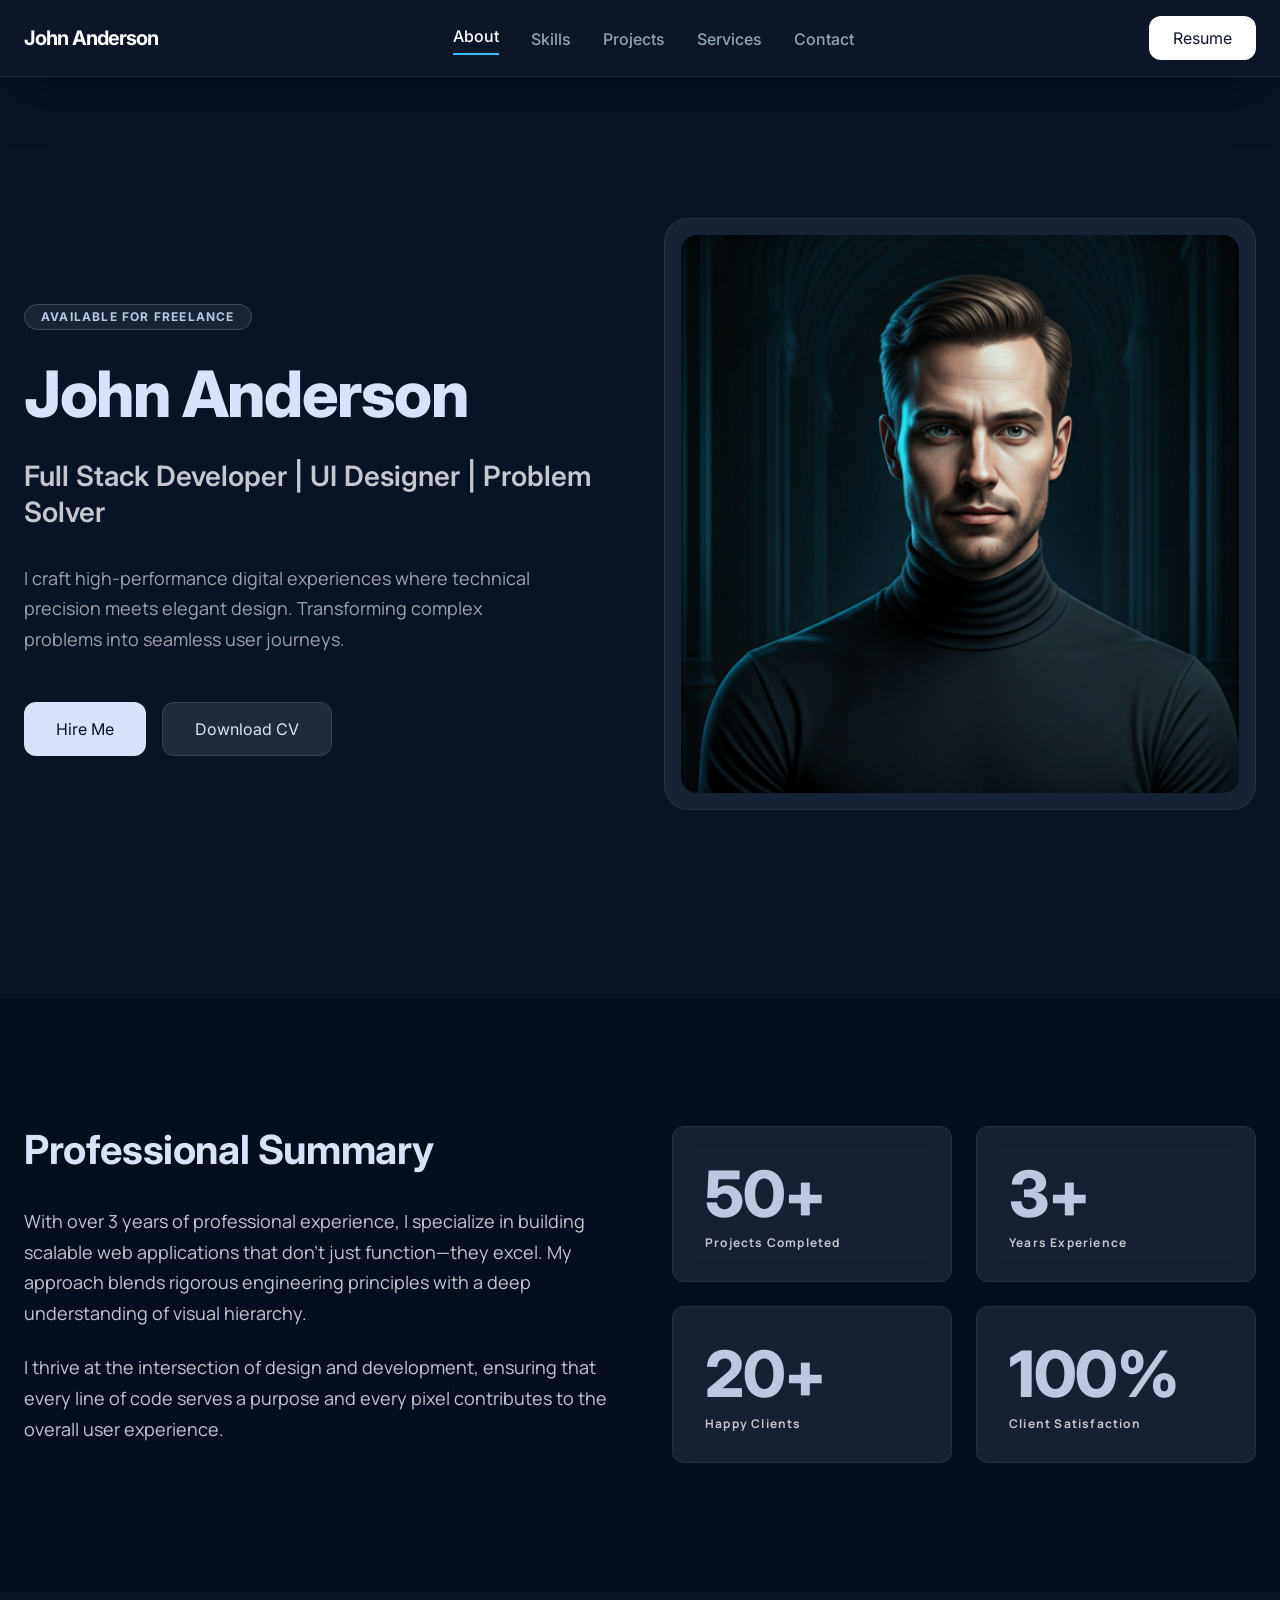
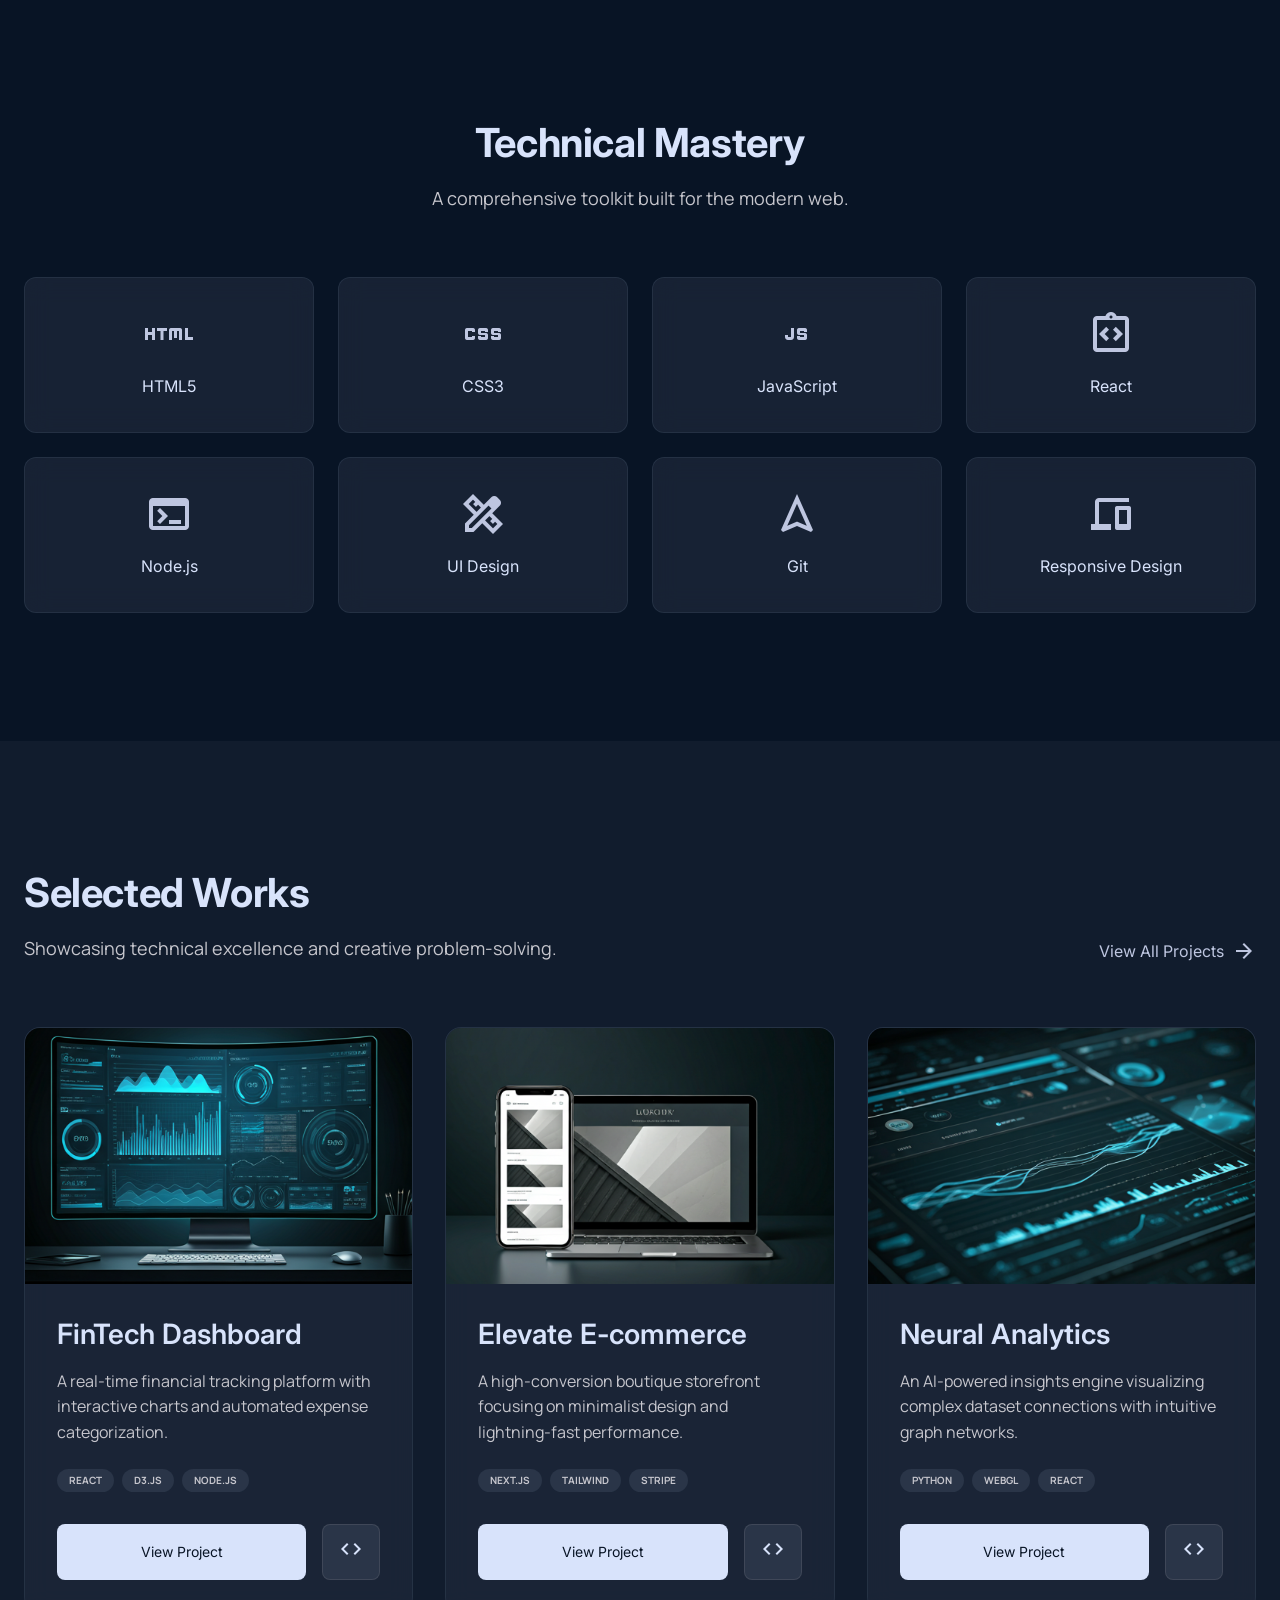
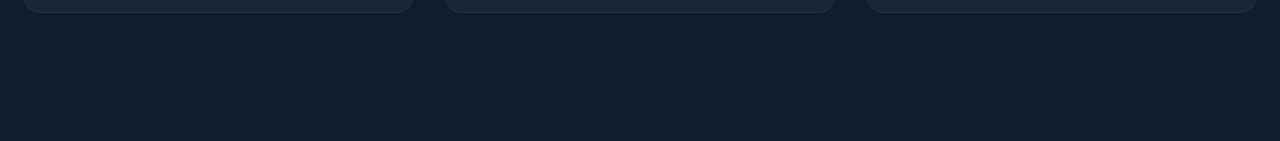
<file: portfolio-site/index.html>
<!doctype html>
<html lang="en">

    <head>
        <meta charset="UTF-8" />
        <meta name="viewport" content="width=device-width, initial-scale=1.0" />
        <title>Document</title>
        <link rel="stylesheet" href="style.css" />
        <link href="https://fonts.googleapis.com/css2?family=Material+Symbols+Outlined" rel="stylesheet" />
    </head>

    <body>
        <!-- Nav Bar -->
        <nav>
            <div class="nav-container">
                <a class="nav-logo" href="#">John Anderson</a>
                <div class="nav-links-container">
                    <ul class="nav-links">
                        <li class="active"><a href="#about">About</a></l>
                        <li><a href="#skills">Skills</a></li>
                        <li><a href="#projects">Projects</a></li>
                        <li><a href="#services">Services</a></li>
                        <li><a href="#contact">Contact</a></li>
                    </ul>
                </div>
                <a href="#" class="nav-button">Resume</a>
            </div>
        </nav>
        <main>
            <!-- HERO section -->
            <section class="hero-container">
                <div class="left-section">
                    <div class="space-y-8">
                        <div class="highlight">
                            Available for freelance
                        </div>
                        <h1 class="name">
                            John <span class="text-primary">Anderson</span>
                        </h1>
                        <p class="tech-stack">
                            Full Stack Developer | UI Designer | Problem Solver
                        </p>
                        <p class="description">
                            I craft high-performance digital experiences where technical
                            precision meets elegant design. Transforming complex problems into
                            seamless user journeys.
                        </p>
                        <div class="button-container">
                            <button class="hire-button">
                                Hire Me
                            </button>
                            <button class="CV-button">
                                Download CV
                            </button>
                        </div>
                    </div>
                </div>
                <div class="right-section">
                    <div class="img-card">
                        <img src="images/img.png" alt="">
                    </div>
                    <div class="animate-sq"></div>
                </div>
            </section>
            <!-- ABOUT section -->
            <section class="about-section" id="about">
                <div class="about-container">
                    <div class="content">
                        <div class="summary-container">
                            <h2 class="title">
                                Professional Summary
                            </h2>
                            <div class="summary">
                                <p>
                                    With over 3 years of professional experience, I specialize in
                                    building scalable web applications that don't just
                                    function—they excel. My approach blends rigorous engineering
                                    principles with a deep understanding of visual hierarchy.
                                </p>
                                <p>
                                    I thrive at the intersection of design and development,
                                    ensuring that every line of code serves a purpose and every
                                    pixel contributes to the overall user experience.
                                </p>
                            </div>
                        </div>
                        <div class="card-container"">
                <div class=" glass-card">
                            <div class="primary">50+</div>
                            <div class="secondary">
                                Projects Completed
                            </div>
                        </div>
                        <div class="glass-card">
                            <div class="primary">3+</div>
                            <div class="secondary">
                                Years Experience
                            </div>
                        </div>
                        <div class="glass-card">
                            <div class="primary">20+</div>
                            <div class="secondary">
                                Happy Clients
                            </div>
                        </div>
                        <div class="glass-card">
                            <div class="primary">100%</div>
                            <div class="secondary">
                                Client Satisfaction
                            </div>
                        </div>
                    </div>
                </div>
                </div>
            </section>
            <!-- Skills section -->
            <section class="skills" id="skills">
                <div class="container">
                    <div class="text">
                        <h2>
                            Technical Mastery
                        </h2>
                        <p>
                            A comprehensive toolkit built for the modern web.
                        </p>
                    </div>
                    <div class="cards-container">
                        <!-- Skill Card -->
                        <div class="glass-card">
                            <span class="symbol" data-weight="fill">html</span>
                            <span class="content">HTML5</span>
                        </div>
                        <div class="glass-card">
                            <span class="symbol" data-weight="fill">css</span>
                            <span class="content">CSS3</span>
                        </div>
                        <div class="glass-card">
                            <span class="symbol" data-weight="fill">javascript</span>
                            <span class="content">JavaScript</span>
                        </div>
                        <div class="glass-card">
                            <span class="symbol" data-weight="fill">integration_instructions</span>
                            <span class="content">React</span>
                        </div>
                        <div class="glass-card">
                            <span class="symbol" data-weight="fill">terminal</span>
                            <span class="content">Node.js</span>
                        </div>
                        <div class="glass-card">
                            <span class="symbol" data-weight="fill">design_services</span>
                            <span class="content">UI Design</span>
                        </div>
                        <div class="glass-card">
                            <span class="symbol" data-weight="fill">navigation</span>
                            <span class="content">Git</span>
                        </div>
                        <div class="glass-card">
                            <span class="symbol" data-weight="fill">devices</span>
                            <span class="content">Responsive Design</span>
                        </div>
                    </div>
                </div>
            </section>
            <!-- Projects -->
            <section class="projects" id="projects">
                <div class="projects__container">
                    <div class="projects__header">
                        <div>
                            <h2 class="projects__title">Selected Works</h2>
                            <p class="projects__subtitle">
                                Showcasing technical excellence and creative problem-solving.
                            </p>
                        </div>
                        <a class="projects__link" href="#">
                            View All Projects
                            <span
                                class="material-symbols-outlined group-hover:translate-x-1 transition-transform">arrow_forward</span>
                        </a>
                    </div>
                    <div class="projects__grid">
                        <!-- card 1 -->
                        <article class="project-card">
                            <div class="project-card__image-container">
                                <img src="images/project-1.png" alt="FinTech Dashboard" class="project-card__image">
                            </div>


                            <div class="project-card__content">
                                <h3 class="project-card__title">FinTech Dashboard</h3>

                                <p class="project-card__text">
                                    A real-time financial tracking platform with interactive charts
                                    and automated expense categorization.
                                </p>

                                <div class="project-card__tags">
                                    <span class="project-card__tag">React</span>
                                    <span class="project-card__tag">D3.js</span>
                                    <span class="project-card__tag">Node.js</span>
                                </div>

                                <div class="project-card__actions">
                                    <button class="project-card__actions__btn ">
                                        View Project
                                    </button>
                                    <button class="project-card__actions__icon">
                                        <span class="material-symbols-outlined">code</span>
                                    </button>
                                </div>
                            </div>
                        </article>
                        <!-- Card 2 -->
                        <article class="project-card">
                            <div class="project-card__image-container">
                                <img src="images/project-2.png" alt="Elevate E-commerce" class="project-card__image">
                            </div>

                            <div class="project-card__content">
                                <h3 class="project-card__title">Elevate E-commerce</h3>

                                <p class="project-card__text">
                                    A high-conversion boutique storefront focusing on minimalist
                                    design and lightning-fast performance.
                                </p>

                                <div class="project-card__tags">
                                    <span class="project-card__tag">Next.js</span>
                                    <span class="project-card__tag">Tailwind</span>
                                    <span class="project-card__tag">Stripe</span>
                                </div>

                                <div class="project-card__actions">
                                    <button class="project-card__actions__btn ">
                                        View Project
                                    </button>
                                    <button class="project-card__actions__icon">
                                        <span class="material-symbols-outlined">code</span>
                                    </button>
                                </div>
                            </div>
                        </article>
                        <!-- Card 3 -->
                        <article class="project-card">
                            <div class="project-card__image-container">
                                <img src="images/project-3.png" alt="Neural Analytics" class="project-card__image">

                            </div>

                            <div class="project-card__content">
                                <h3 class="project-card__title">Neural Analytics</h3>

                                <p class="project-card__text">
                                    An AI-powered insights engine visualizing complex dataset
                                    connections with intuitive graph networks.
                                </p>

                                <div class="project-card__tags">
                                    <span class="project-card__tag">Python</span>
                                    <span class="project-card__tag">WebGL</span>
                                    <span class="project-card__tag">React</span>
                                </div>

                                <div class="project-card__actions">
                                    <button class="project-card__actions__btn ">
                                        View Project
                                    </button>
                                    <button class="project-card__actions__icon">
                                        <span class="material-symbols-outlined">code</span>
                                    </button>
                                </div>
                            </div>
                        </article>

                    </div>
            </section>
        </main>
    </body>

</html>
</file>
<file: portfolio-site/style.css>
@import url("https://fonts.googleapis.com/css2?family=Inter:ital,opsz,wght@0,14..32,100..900;1,14..32,100..900&display=swap");
@import url("https://fonts.googleapis.com/css2?family=Manrope:wght@200..800&display=swap");

/* Basic CSS Reset */
* {
  margin: 0;
  padding: 0;
  box-sizing: border-box;
  border-width: 0;
  border-style: solid;
  border-color: #e5e7eb;
}

/* Base Styles */
body {
  color: white;
  background-color: #081425;
  height: 100vh;
  scroll-behavior: smooth;
  font-family: Manrope;
  font-size: 1rem;
  font-weight: 400;
  line-height: 1.5;
}

nav {
  position: sticky;
  top: 0;
  background-color: rgb(15 23 42 / 0.8);
  --tw-border-opacity: 1;
  border-color: rgb(30 41 59 / var(--tw-border-opacity, 1));
  border-bottom-width: 1px;
  z-index: 50;
  box-shadow: 0 25px 50px -12px rgba(2 6 23 / 0.5);
}

.nav-container {
  /* padding: 1rem 2rem; */
  max-width: 80rem;
  margin: 0 auto;
  padding: 1rem 1.5rem;
  display: flex;
  justify-content: space-between;
  align-items: center;
  font-family: Inter;
}

.nav-links {
  display: flex;
  gap: 2rem;
  list-style: none;
  color: inherit;
  text-decoration: none;
  font-size: 1.2rem;
  font-weight: 500;
  align-items: center;
}

.nav-links a {
  text-decoration: none;
  color: rgb(148 163 184);
  font-size: 16px;
  transition: all 150ms cubic-bezier(0.4, 0, 0.2, 1);
}
.nav-links li.active {
  padding-bottom: 0.25rem;
  border-bottom-width: 2px;
  border-color: rgb(56 189 248);
}
.nav-links li.active a {
  color: white;
}

.nav-links a:hover {
  color: white; /* Brightens them up when you hover */
}

.nav-logo {
  color: white;
  text-decoration: none;
  font-size: 1.25rem;
  line-height: 1.75rem;
  font-weight: 700;
  letter-spacing: -0.05em;
}

.nav-button {
  padding: 0.625rem 1.5rem;
  background-color: white;
  --tw-text-opacity: 1;
  color: rgb(15 23 42 / var(--tw-text-opacity, 1));
  text-decoration: none;
  border-radius: 0.75rem;
  transition: all 150ms cubic-bezier(0.4, 0, 0.2, 1);
}

.nav-button:hover {
  background-color: rgb(56 189 248);
}

/* hero section */
.hero-container {
  min-height: 921px;
  padding-top: 5rem;
  padding-bottom: 8rem;
  max-width: 80rem;
  padding-left: 1.5rem;
  padding-right: 1.5rem;
  display: grid;
  margin: 0 auto;
  margin-left: auto;
  margin-right: auto;
  grid-template-columns: repeat(2, minmax(0, 1fr));
  gap: 3rem;
  align-items: center;
}

.right-section {
  position: relative;
}
.right-section .img-card {
  padding: 1rem;
  border-radius: 1.5rem;
  overflow: hidden;
  aspect-ratio: 1 / 1;
  background: rgba(30, 41, 59, 0.7);
  backdrop-filter: blur(12px);
  border: 1px solid rgba(51, 65, 85, 0.5);
}
.right-section .img-card img {
  object-fit: cover;
  border-radius: 1rem;
  width: 100%;
  height: 100%;
  display: block;
  vertical-align: middle;
}

.left-section {
  margin-top: 2rem;
}

.left-section .highlight {
  display: inline-block;
  border-radius: 9999px;
  border-width: 1px;
  border-color: rgb(60 74 94);
  background-color: rgb(60 74 94 / 0.3);
  padding-left: 1rem;
  padding-right: 1rem;
  padding-top: 0.375rem;
  padding-bottom: 0.375rem;
  font-size: 0.75rem;
  line-height: 1;
  letter-spacing: 0.1em;
  font-weight: 700;
  text-transform: uppercase;
  color: rgb(185 199 224);
  font-family: Inter;
}

.left-section .name {
  font-family: Inter;
  margin: 0;
  font-size: 4rem;
  line-height: 1;
  letter-spacing: -0.02em;
  font-weight: 800;
  color: rgb(216 227 251);
  margin-top: 2rem;
}
.left-section .tech-stack {
  max-width: 36rem;
  font-family: Inter;
  font-size: 1.75rem;
  line-height: 1.3;
  font-weight: 600;
  color: rgb(198 198 205);
  margin-top: 2rem;
}

.left-section .description {
  max-width: 32rem;
  font-family: Manrope;
  font-size: 1.125rem;
  line-height: 1.7;
  font-weight: 400;
  color: rgb(198 198 205 / 0.8);
  margin-top: 2rem;
}

.left-section .button-container {
  display: flex;
  flex-wrap: wrap;
  gap: 1rem;
  padding-top: 1rem;
  margin-top: 2rem;
}

.left-section .button-container .hire-button {
  cursor: pointer;
  border-radius: 0.75rem;
  background-color: rgb(216 227 251);
  padding-left: 2rem;
  padding-right: 2rem;
  padding-top: 1rem;
  padding-bottom: 1rem;
  font-family: Inter;
  font-size: 16px;
  color: rgb(8 20 37);
  transition-property: transform;
  transition-timing-function: cubic-bezier(0.4, 0, 0.2, 1);
  transition-duration: 150ms;
  --tw-scale-x: 1.05;
  --tw-scale-y: 1.05;
  transform: translate(var(--tw-translate-x), var(--tw-translate-y))
    rotate(var(--tw-rotate)) skewX(var(--tw-skew-x)) skewY(var(--tw-skew-y))
    scaleX(var(--tw-scale-x)) scaleY(var(--tw-scale-y));
}

.left-section .button-container .CV-button {
  text-transform: none;
  cursor: pointer;
  border-radius: 0.75rem;
  border-width: 1px;
  border-color: rgb(144 144 151 / 0.2);
  background-color: rgb(31 42 60);
  padding: 1rem 2rem;
  font-family: Inter;
  --tw-text-opacity: 1;
  color: rgb(216 227 251 / var(--tw-text-opacity, 1));
  transition-timing-function: cubic-bezier(0.4, 0, 0.2, 1);
  transition-duration: 150ms;
  font-size: 16px;
}

.left-section .button-container .CV-button:hover {
  --tw-bg-opacity: 1;
  background-color: rgb(42 53 72);
}

.about-section {
  background-color: rgb(4 14 31);
  padding: 8rem 1.5rem;
}
.about-container {
  margin: 0 auto;
  max-width: 80rem;
}
.about-container .content {
  display: flex;
  gap: 4rem;
  align-items: flex-start;
  flex-direction: row;
}
.about-container .content .summary-container {
  width: 50%;
}

.about-container .content .summary-container .title {
  margin-bottom: 2rem;
  font-family: Inter;
  font-size: 2.5rem;
  line-height: 1.2;
  letter-spacing: -0.01em;
  font-weight: 700;
  color: rgb(216 227 251);
}
.about-container .content .summary-container .summary {
  font-family: Manrope;
  font-size: 1.125rem;
  line-height: 1.7;
  font-weight: 400;
  color: rgb(198 198 205);
  display: grid;
  grid-template-columns: 1fr;
  /* Adds 24px of space between rows and columns */
  gap: 1.5rem;
}

.card-container {
  width: 50%;
  display: grid;
  gap: 1.5rem;
  grid-template-columns: repeat(2, minmax(0, 1fr));
}

.card-container .glass-card {
  background: rgba(30, 41, 59, 0.7);
  backdrop-filter: blur(12px);
  border: 1px solid rgba(51, 65, 85, 0.5);
  transition:
    transform 0.4s cubic-bezier(0.2, 0, 0, 1),
    box-shadow 0.4s ease;
  border-radius: 0.75rem;
  padding: 2rem;
}

.card-container .glass-card .primary {
  margin-bottom: 0.5rem;
  font-family: Inter;
  font-size: 4rem;
  line-height: 1.1;
  letter-spacing: -0.02em;
  font-weight: 800;
  color: rgb(190 198 224);
}

.card-container .glass-card .secondary {
  font-size: 0.75rem;
  line-height: 1;
  letter-spacing: 0.1em;
  font-weight: 700;
  color: rgb(198 198 205);
}

.skills {
  padding: 8rem 1.5rem;
}

.skills .container {
  max-width: 80rem;
  margin: 0 auto;
}

.skills .container .text {
  margin-bottom: 4rem;
  text-align: center;
}

.skills .container .text h2 {
  margin-bottom: 1rem;
  font-family: Inter;
  font-size: 2.5rem;
  line-height: 1.2;
  letter-spacing: -0.01em;
  font-weight: 700;
  color: rgb(216 227 251);
}

.skills .container .text p {
  font-family: Manrope;
  font-size: 1.125rem;
  line-height: 1.7;
  font-weight: 400;
  color: rgb(198 198 205);
}

.skills .container .cards-container {
  display: grid;
  grid-template-columns: repeat(4, minmax(0, 1fr));
  gap: 1.5rem;
}

.skills .container .cards-container .glass-card {
  text-align: center;
  display: flex;
  flex-direction: column;
  border-radius: 0.75rem;
  padding: 2rem;
  align-items: center;
  transition:
    transform 0.4s cubic-bezier(0.2, 0, 0, 1),
    box-shadow 0.4s ease;
  background: rgba(30, 41, 59, 0.7);
  backdrop-filter: blur(12px);
  border: 1px solid rgba(51, 65, 85, 0.5);
}

.skills .container .cards-container .glass-card .content {
  font-family: Inter;
  font-size: 1rem;
  line-height: 1.6;
  font-weight: 400;
  color: rgb(216 227 251);
}

.skills .container .cards-container .glass-card .symbol {
  font-family: "Material Symbols Outlined";
  font-weight: normal;
  font-style: normal;
  font-size: 48px;
  line-height: 1;
  letter-spacing: normal;
  text-transform: none;
  display: inline-block;
  white-space: nowrap;
  word-wrap: normal;
  direction: ltr;
  transition-property: transform;
  transition-timing-function: cubic-bezier(0.4, 0, 0.2, 1);
  transition-duration: 150ms;
  color: rgb(190 198 224);
  margin-bottom: 1rem;
  font-variation-settings:
    "FILL" 0,
    "wght" 400,
    "GRAD" 0,
    "opsz" 24;
}

.projects {
  background-color: rgb(17 28 45);
  padding: 8rem 1.5rem;
}

.projects__container {
  max-width: 80rem;
  margin: 0 auto;
}

.projects__header {
  margin-bottom: 4rem;
  display: flex;
  align-items: flex-end;
  justify-content: space-between;
}

.projects__title {
  margin-bottom: 1rem;
  font-family: Inter;
  font-size: 2.5rem;
  line-height: 1.2;
  letter-spacing: -0.01em;
  font-weight: 700;
  color: rgb(216 227 251);
}

.projects__subtitle {
  font-family: Manrope;
  font-size: 1.125rem;
  line-height: 1.7;
  font-weight: 400;
  color: rgb(198 198 205);
}

.projects__link {
  display: flex;
  gap: 0.5rem;
  align-items: center;
  font-family: Inter;
  color: rgb(190 198 224);
  text-decoration: none;
}

.projects__grid {
  display: grid;
  gap: 2rem;
  grid-template-columns: repeat(3, minmax(0, 1fr));
}

.project-card {
  background: rgba(30, 41, 59, 0.7);
  backdrop-filter: blur(12px);
  border: 1px solid rgba(51, 65, 85, 0.5);
  transition:
    transform 0.4s cubic-bezier(0.2, 0, 0, 1),
    box-shadow 0.4s ease;
  display: flex;
  flex-direction: column;
  overflow: hidden;
  border-radius: 1rem;
}
.project-card__image-container {
  position: relative;
  height: 16rem;
  overflow: hidden;
}

.project-card__image {
  display: block;
  object-fit: cover;
  max-width: 100%;
  height: 100%;
  width: 200%;
  transition-property: transform;
  transition-timing-function: cubic-bezier(0.4, 0, 0.2, 1);
  transition-duration: 500ms;
}

.project-card__content {
  display: flex;
  flex-grow: 1;
  flex-direction: column;
  padding: 2rem;
}
.project-card__title {
  margin-bottom: 1rem;
  font-family: Inter;
  font-size: 1.75rem;
  line-height: 1.3;
  font-weight: 600;
  color: rgb(216 227 251);
}

.project-card__text {
  margin-bottom: 1.5rem;
  flex-grow: 1;
  font-family: Manrope;
  font-size: 1rem;
  line-height: 1.6;
  font-weight: 400;
  color: rgb(198 198 205);
}

.project-card__tags {
  display: flex;
  flex-wrap: wrap;
  gap: 0.5rem;
  margin-bottom: 2rem;
}
.project-card__tag {
  background-color: rgb(42 53 72);
  border-radius: 9999px;
  padding: 0.25rem 0.75rem;
  font-size: 10px;
  font-weight: 700;
  text-transform: uppercase;
  color: rgb(198 198 205);
}

.project-card__actions {
  display: flex;
  gap: 1rem;
}
.project-card__actions__btn {
  cursor: pointer;
  flex: 1 1 0%;
  border-radius: 0.5rem;
  background-color: rgb(216 227 251);
  padding-top: 0.75rem;
  padding-bottom: 0.75rem;
  font-family: Inter;
  font-size: 0.875rem;
  line-height: 1.25rem;
  color: rgb(8 20 37);
  transition-property: transform;
  transition-timing-function: cubic-bezier(0.4, 0, 0.2, 1);
  transition-duration: 150ms;
}

.project-card__actions__icon {
  font-family: inherit;
  font-feature-settings: inherit;
  font-variation-settings: inherit;
  font-size: 100%;
  font-weight: inherit;
  line-height: inherit;
  letter-spacing: inherit;
  color: inherit;
  margin: 0;
  text-transform: none;
  background-image: none;
  cursor: pointer;
  border-radius: 0.5rem;
  border-width: 1px;
  border-color: rgb(144 144 151 / 0.2);
  background-color: rgb(42 53 72);
  padding: 0.75rem 1rem;
  color: rgb(216 227 251);
  transition-property:
    color,
    background-color,
    border-color,
    text-decoration-color,
    fill,
    stroke,
    -webkit-text-decoration-color;
  transition-timing-function: cubic-bezier(0.4, 0, 0.2, 1);
  transition-duration: 150ms;
}

@media (max-width: 1025px) {
  .about-container .content {
    flex-direction: column;
  }
  .about-container .content .summary-container {
    width: 100%;
  }
  .card-container {
    width: 100%;
  }
  .projects__grid {
    grid-template-columns: repeat(2, minmax(0, 1fr));
  }
  .skills .container .cards-container {
    grid-template-columns: repeat(3, minmax(0, 1fr));
  }
}

@media (max-width: 768px) {
  /* CSS rules here only apply if the screen is 768px wide or less */
  .nav-links-container {
    display: none;
  }
  .hero-container {
    grid-template-columns: 1fr;
  }
  .projects__grid {
    grid-template-columns: 1fr;
    padding: 0 2rem;
  }
  .projects__header {
    gap: 4rem;
    padding: 0 0 0 2rem;
  }
  .skills .container .cards-container {
    grid-template-columns: repeat(2, minmax(0, 1fr));
  }
}
</file>
